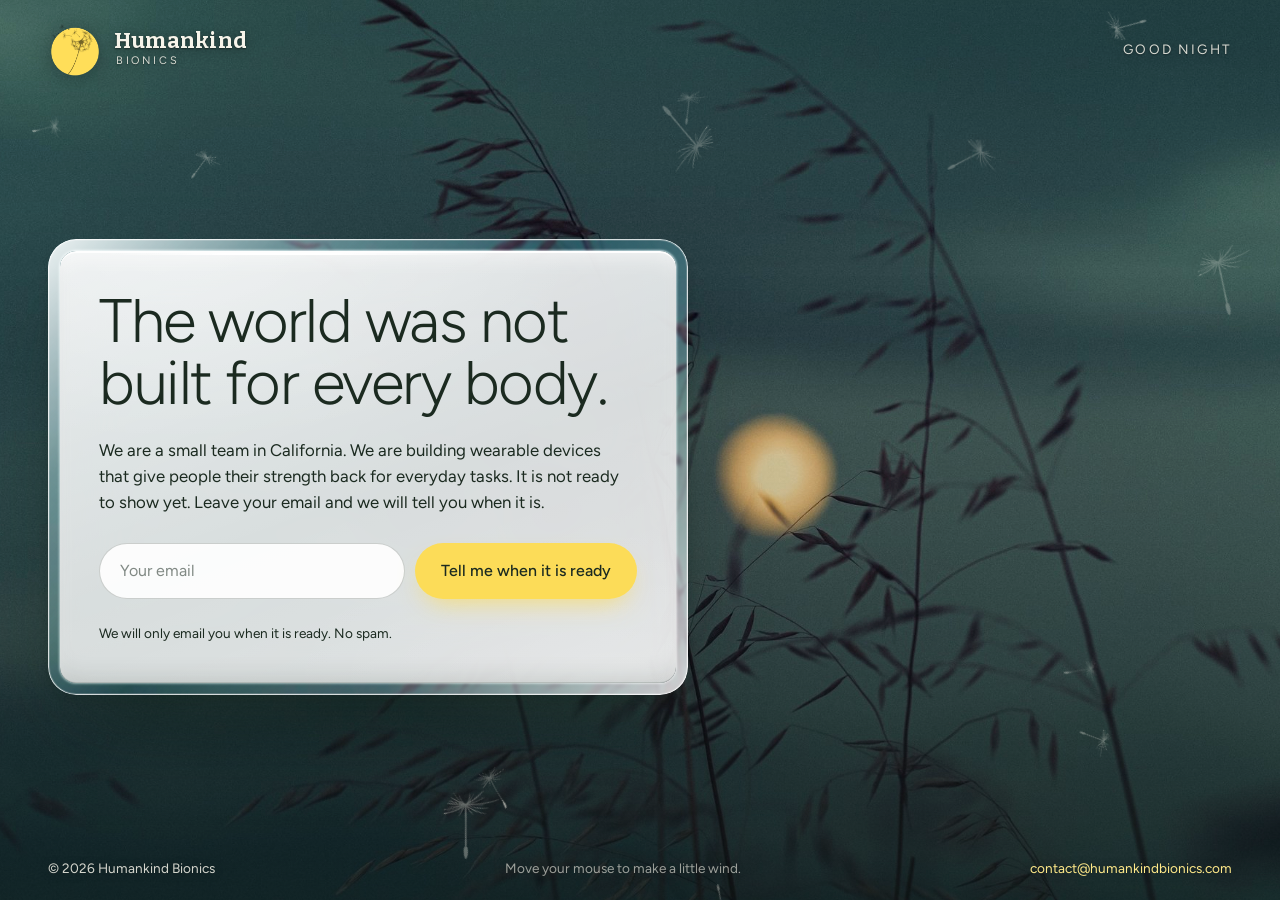
<file: index.html>
<!doctype html>
<html lang="en">
<head>
<meta charset="utf-8">
<meta name="viewport" content="width=device-width,initial-scale=1">
<title>Humankind Bionics</title>
<meta name="description" content="Humankind Bionics is a small team in California building wearable devices that give people their strength back for everyday tasks.">
<meta property="og:title" content="Humankind Bionics">
<meta property="og:description" content="The world was not built for every body. Leave your email and we will tell you when it is ready.">
<meta property="og:image" content="https://humankindbionics.com/assets/brand/share.jpg">
<meta property="og:url" content="https://humankindbionics.com/">
<meta name="twitter:card" content="summary_large_image">
<link rel="icon" type="image/png" sizes="32x32" href="assets/brand/icon-32.png">
<link rel="apple-touch-icon" href="assets/brand/icon-180.png">
<style>
@font-face{font-family:"Figtree";font-style:normal;font-weight:300;font-display:swap;src:url(assets/fonts/figtree-latin-300-normal.woff2) format("woff2")}
@font-face{font-family:"Figtree";font-style:normal;font-weight:400;font-display:swap;src:url(assets/fonts/figtree-latin-400-normal.woff2) format("woff2")}
@font-face{font-family:"Figtree";font-style:normal;font-weight:500;font-display:swap;src:url(assets/fonts/figtree-latin-500-normal.woff2) format("woff2")}
@font-face{font-family:"Bitter";font-style:normal;font-weight:700;font-display:swap;src:url(assets/fonts/bitter-latin-700-normal.woff2) format("woff2")}
:root{--ink:#1B2A20;--yellow:#FCDC58;--bg:#0F1E16;--r:28px;--rim:12px;--veil-top:.24;--veil-bot:.55}
*{box-sizing:border-box}
html,body{height:100%}
body{margin:0;background:var(--bg);color:var(--ink);font-family:"Figtree",system-ui,sans-serif;font-weight:400;-webkit-font-smoothing:antialiased;line-height:1.5;min-height:100vh;overflow-x:hidden}
h1,p{margin:0}
.scene{position:relative;min-height:100vh;min-height:100svh;overflow:hidden;isolation:isolate;display:grid;grid-template-rows:auto 1fr auto}
.world{position:absolute;inset:-4%;z-index:0;will-change:transform}
.ph{position:absolute;inset:0;width:100%;height:100%;object-fit:cover;filter:saturate(1.05) contrast(1.02);opacity:0;transition:opacity 1.6s ease;transform-origin:50% 60%}
.ph.on{opacity:1;animation:drift 60s ease-in-out infinite alternate}
@keyframes drift{from{transform:scale(1)}to{transform:scale(1.05)}}
.veil{position:absolute;inset:0;z-index:0;background:linear-gradient(180deg,rgba(16,35,26,var(--veil-top)) 0%,rgba(16,35,26,0) 30%,rgba(16,35,26,.10) 65%,rgba(16,35,26,var(--veil-bot)) 100%);transition:background 2s ease}
.seed{position:absolute;left:0;top:0;z-index:0;pointer-events:none;opacity:0;will-change:transform,opacity;filter:drop-shadow(0 4px 8px rgba(0,0,0,.35))}
.seed.burst{z-index:3;filter:drop-shadow(0 2px 4px rgba(16,35,26,.5)) drop-shadow(0 0 1px rgba(16,35,26,.55))}
.top{position:relative;z-index:2;display:flex;align-items:center;justify-content:space-between;gap:16px;padding:22px clamp(20px,4vw,48px);color:#F7F4EA;text-shadow:0 1px 2px rgba(0,0,0,.45),0 2px 14px rgba(0,0,0,.4);opacity:0;animation:rise 1.1s .25s cubic-bezier(.2,.7,.2,1) forwards}
.top .brand{display:flex;align-items:center;gap:12px;cursor:pointer;user-select:none}
.top .brand img.mark{width:clamp(42px,4.2vw,54px);height:auto;filter:drop-shadow(0 2px 10px rgba(0,0,0,.3));transition:transform .4s cubic-bezier(.2,.7,.2,1)}
.top .brand:hover img.mark{transform:scale(1.06) rotate(-5deg)}
.top .brand .word{display:flex;flex-direction:column;line-height:1;color:#F7F4EA}
.top .brand .name{font-family:"Bitter",Georgia,serif;font-weight:700;font-size:clamp(1.3rem,1.7vw,1.55rem);letter-spacing:.005em}
.top .brand .sub{font-weight:400;font-size:.68rem;letter-spacing:.26em;text-transform:uppercase;opacity:.85;margin-top:4px;padding-left:2px}
.top span.right{font-size:.85rem;letter-spacing:.16em;text-transform:uppercase;opacity:.85}
.mid{position:relative;z-index:2;display:grid;align-content:center;padding:6vh clamp(20px,4vw,48px)}
.tilt{width:min(640px,100%);will-change:transform;opacity:0;animation:rise 1.2s .1s cubic-bezier(.2,.7,.2,1) forwards}
@keyframes rise{from{opacity:0;transform:translateY(26px)}to{opacity:1;transform:translateY(0)}}
.g{position:relative;isolation:isolate;padding:clamp(30px,4vw,56px);border-radius:var(--r);color:var(--ink);box-shadow:0 44px 80px -34px rgba(16,35,26,.65),0 6px 14px rgba(16,35,26,.14);display:grid;gap:clamp(16px,2vw,24px)}
.g::before{content:"";position:absolute;inset:var(--rim);border-radius:calc(var(--r) - var(--rim));z-index:0;pointer-events:none;
  background:radial-gradient(120% 80% at 18% 0%,rgba(255,255,255,.35) 0%,rgba(255,255,255,0) 55%),radial-gradient(90% 60% at 90% 100%,rgba(255,255,255,.18) 0%,rgba(255,255,255,0) 60%),linear-gradient(160deg,rgba(255,255,255,.90) 0%,rgba(255,255,255,.82) 55%,rgba(255,255,255,.86) 100%);
  backdrop-filter:blur(28px) saturate(1.4) brightness(1.06);-webkit-backdrop-filter:blur(28px) saturate(1.4) brightness(1.06);
  box-shadow:inset 0 2px 0 rgba(255,255,255,.95),inset 0 12px 22px -8px rgba(255,255,255,.7),inset 0 -1px 0 rgba(16,35,26,.14),inset 0 -16px 26px -14px rgba(16,35,26,.16)}
.g::after{content:"";position:absolute;inset:0;border-radius:var(--r);z-index:0;pointer-events:none;padding:var(--rim);
  background:linear-gradient(135deg,rgba(255,255,255,.92) 0%,rgba(255,255,255,.35) 22%,rgba(255,255,255,.06) 48%,rgba(255,255,255,.22) 72%,rgba(255,255,255,.80) 100%);
  backdrop-filter:blur(1.5px) brightness(1.28) saturate(1.6) contrast(1.08);-webkit-backdrop-filter:blur(1.5px) brightness(1.28) saturate(1.6) contrast(1.08);
  -webkit-mask:linear-gradient(#000 0 0) content-box,linear-gradient(#000 0 0);-webkit-mask-composite:xor;mask:linear-gradient(#000 0 0) content-box,linear-gradient(#000 0 0);mask-composite:exclude;
  box-shadow:inset 0 0 0 1px rgba(255,255,255,.75),inset 0 0 0 2px rgba(255,255,255,.18),0 0 0 1px rgba(16,35,26,.10)}
.g>*{position:relative;z-index:1}
.g .glint{position:absolute;left:8%;right:30%;top:calc(var(--rim) + 2px);height:2px;border-radius:999px;background:linear-gradient(90deg,rgba(255,255,255,0),rgba(255,255,255,.95) 30%,rgba(255,255,255,.95) 60%,rgba(255,255,255,0));pointer-events:none}
.g .sweep{position:absolute;inset:var(--rim);border-radius:calc(var(--r) - var(--rim));overflow:hidden;pointer-events:none;z-index:1}
.g .sweep::before{content:"";position:absolute;top:-20%;bottom:-20%;left:-40%;width:35%;background:linear-gradient(100deg,rgba(255,255,255,0) 0%,rgba(255,255,255,.55) 50%,rgba(255,255,255,0) 100%);transform:skewX(-14deg);animation:sweep 2.2s 1s cubic-bezier(.3,.6,.2,1) forwards}
@keyframes sweep{to{left:130%}}
h1{font-weight:300;font-size:clamp(2.3rem,4.8vw,4.2rem);line-height:1;letter-spacing:-.025em;text-wrap:balance}
h1 .w{display:inline-block;opacity:0;transform:translateY(.35em);animation:word .9s cubic-bezier(.2,.7,.2,1) forwards}
@keyframes word{to{opacity:1;transform:none}}
p.lead{font-size:clamp(1.05rem,1.3vw,1.2rem);line-height:1.55;max-width:48ch;opacity:0;animation:fade 1s 1.1s ease forwards}
form,.note{opacity:0;animation:fade 1s 1.35s ease forwards}
@keyframes fade{to{opacity:1}}
form{display:flex;gap:10px;flex-wrap:wrap;margin-top:4px}
input{flex:1;min-width:200px;padding:15px 20px;border-radius:999px;border:1px solid rgba(27,42,32,.22);background:rgba(255,255,255,.9);font:inherit;font-size:1rem;color:var(--ink);transition:background .3s,box-shadow .3s}
input::placeholder{color:rgba(27,42,32,.55)}
input:focus{outline:none;background:#fff;box-shadow:0 0 0 3px var(--yellow)}
.btn{position:relative;display:inline-flex;align-items:center;justify-content:center;padding:15px 26px;border-radius:999px;font-weight:500;font-size:1rem;color:var(--ink);background:var(--yellow);border:0;cursor:pointer;font-family:inherit;line-height:1;box-shadow:0 12px 26px -10px rgba(252,220,88,.8);transition:transform .25s cubic-bezier(.2,.7,.2,1),box-shadow .25s}
.btn:hover{transform:translateY(-2px);box-shadow:0 18px 30px -12px rgba(252,220,88,.9)}
.btn:active{transform:translateY(0) scale(.98)}
.btn:focus-visible{outline:3px solid var(--ink);outline-offset:3px}
.btn.done{background:#FFF3BF}
.btn[disabled]{opacity:.7;cursor:default}
.note{font-size:.85rem;opacity:.7}
.note.ok{opacity:1}
.note.err{opacity:1;color:#8A3B2A}
.bot{position:relative;z-index:2;display:flex;justify-content:space-between;gap:16px;flex-wrap:wrap;padding:22px clamp(20px,4vw,48px);color:rgba(247,244,234,.85);font-size:.85rem;text-shadow:0 1px 10px rgba(0,0,0,.35);opacity:0;animation:fade 1.2s .9s ease forwards}
.bot a{color:#FFE989;text-decoration:none}
.bot .hint{opacity:.7}
@media (max-width:700px){.mid{align-content:end}.bot .hint{display:none}}
@media (prefers-reduced-motion:reduce){.ph.on,.top,.tilt,h1 .w,p.lead,form,.note,.bot,.g .sweep::before{animation:none;opacity:1;transform:none}}
</style>
</head>
<body>
<div class="scene" id="scene">
  <div class="world" id="world">
    <img class="ph" data-t="morning" src="assets/photos/morning.jpg" alt="" style="object-position:50% 50%">
    <img class="ph" data-t="golden" src="assets/photos/golden.jpg" alt="" style="object-position:50% 55%">
    <img class="ph" data-t="dusk" src="assets/photos/dusk.jpg" alt="" style="object-position:50% 45%">
    <img class="ph" data-t="night" src="assets/photos/night.jpg" alt="" style="object-position:50% 50%">
  </div>
  <div class="veil"></div>

  <header class="top">
    <div class="brand" id="brand" title="Blow"><img class="mark" src="assets/brand/mark.png" alt=""><span class="word"><span class="name">Humankind</span><span class="sub">Bionics</span></span></div>
    <span class="right" id="clock">Hello</span>
  </header>

  <main class="mid">
    <div class="tilt" id="tilt"><div class="g" id="panel"><span class="glint"></span><span class="sweep"></span>
      <h1 id="h1">The world was not built for every body.</h1>
      <p class="lead">We are a small team in California. We are building wearable devices that give people their strength back for everyday tasks. It is not ready to show yet. Leave your email and we will tell you when it is.</p>
      <form id="form" novalidate>
        <input type="email" name="email" id="email" placeholder="Your email" aria-label="Your email" autocomplete="email" required>
        <button class="btn" id="btn" type="submit">Tell me when it is ready</button>
      </form>
      <span class="note" id="note">We will only email you when it is ready. No spam.</span>
    </div></div>
  </main>

  <footer class="bot">
    <span>© 2026 Humankind Bionics</span>
    <span class="hint">Move your mouse to make a little wind.</span>
    <span><a href="mailto:contact@humankindbionics.com">contact@humankindbionics.com</a></span>
  </footer>
</div>

<script>
/* ============================================================
   SIGN-UP SETTINGS. Fill in ONE of these.
   'sheet' posts to a Google Apps Script web app that writes a Google Sheet.
   ============================================================ */
var SIGNUP = {
  provider: 'sheet',                     // 'sheet', 'formspree' or 'klaviyo'
  sheetEndpoint: 'https://script.google.com/macros/s/AKfycbyT3621GOL5pLBuAhzZTnQ-L-tyEwqoAyn8H8Ly2Vvxri1TJKTh639QcmWq_k2JcEoq/exec',
  formspreeEndpoint: 'https://formspree.io/f/REPLACE_ME',
  klaviyoCompanyId: 'REPLACE_ME',        // Klaviyo public API key (6 characters)
  klaviyoListId: 'REPLACE_ME'            // Klaviyo list ID
};

(function(){
var reduce=matchMedia('(prefers-reduced-motion: reduce)').matches;
var touch=matchMedia('(hover: none)').matches;

/* headline: words rise one after another */
var h=document.getElementById('h1'); var words=h.textContent.split(' ');
h.innerHTML=words.map(function(w,i){return '<span class="w" style="animation-delay:'+(0.35+i*0.07)+'s">'+w+'</span>'}).join(' ');

/* time of day: six photos, one for the visitor's hour */
var root=document.documentElement, hr=new Date().getHours(), clock=document.getElementById('clock');
var tod = hr<5?'night': hr<9?'morning': hr<13?'noon': hr<17?'afternoon': hr<19?'golden': hr<21?'dusk':'night';
/* hours without a photo of their own borrow one; the greeting stays theirs, the tint follows the photo */
var STANDIN={noon:'morning',afternoon:'morning'}; var photo=STANDIN[tod]||tod;
var V={morning:[.46,.5],golden:[.3,.55],dusk:[.18,.5],night:[.1,.45]}[photo];
root.style.setProperty('--veil-top',V[0]);root.style.setProperty('--veil-bot',V[1]);
document.querySelectorAll('.ph').forEach(function(im){ im.classList.toggle('on', im.getAttribute('data-t')===photo); });
clock.textContent=({morning:'Good morning',noon:'Good day',afternoon:'Good afternoon',golden:'Good evening',dusk:'Good evening',night:'Good night'})[tod];

/* tilt: the glass shifts toward the cursor, the world shifts away (flat, so the blur keeps working in Safari) */
var tilt=document.getElementById('tilt'), world=document.getElementById('world'), tx=0,ty=0,cx=0,cy=0;
if(!touch&&!reduce){ addEventListener('pointermove',function(e){tx=(e.clientX/innerWidth-0.5); ty=(e.clientY/innerHeight-0.5);}); }

/* seeds: drift on their own, and follow the wind of the mouse */
var scene=document.getElementById('scene'); var seeds=[]; var wind={x:0,y:0}; var lastX=null,lastY=null;
var SRC=['assets/brand/seed-1.png','assets/brand/seed-2.png'];
function spawn(x,y,burst){
  var img=document.createElement('img'); img.className=burst?'seed burst':'seed'; img.alt=''; img.src=SRC[Math.floor(Math.random()*2)];
  var size=burst?26+Math.random()*22:28+Math.random()*44; img.style.width=size+'px';
  var s={el:img,x:x,y:y,vx:burst?(Math.random()-0.5)*3.2:(-0.15-Math.random()*0.25),vy:burst?(-2.4-Math.random()*2.2):(-0.08-Math.random()*0.12),rot:Math.random()*360,vr:(Math.random()-0.5)*0.6,ph:Math.random()*6.28,life:burst?1:Infinity,op:0,target:0.55+Math.random()*0.35,burst:!!burst};
  scene.appendChild(img); seeds.push(s); return s;
}
function reset(s){ s.x=innerWidth*(0.9+Math.random()*0.4); s.y=innerHeight*(0.2+Math.random()*0.9); s.vx=-0.15-Math.random()*0.25; s.vy=-0.08-Math.random()*0.12; s.op=0; }
var N=touch?9:14; for(var i=0;i<N;i++){ spawn(Math.random()*innerWidth,Math.random()*innerHeight); }
addEventListener('pointermove',function(e){ if(lastX!==null){ wind.x+=(e.clientX-lastX)*0.02; wind.y+=(e.clientY-lastY)*0.02; } lastX=e.clientX; lastY=e.clientY; });
function puff(x,y,n){ for(var i=0;i<n;i++) spawn(x+(Math.random()-0.5)*40,y+(Math.random()-0.5)*20,true); }
document.getElementById('brand').addEventListener('click',function(e){ var r=e.currentTarget.getBoundingClientRect(); puff(r.left+20,r.top+16,10); });
scene.addEventListener('pointerdown',function(e){ if(touch && !e.target.closest('form,a,button,.brand')) { wind.x+=(Math.random()-0.5)*6; wind.y-=3; } });
var t0=performance.now();
function frame(now){
  var dt=Math.min(40,now-t0)/16.7; t0=now;
  wind.x*=0.94; wind.y*=0.94; wind.x=Math.max(-6,Math.min(6,wind.x)); wind.y=Math.max(-6,Math.min(6,wind.y));
  for(var i=seeds.length-1;i>=0;i--){
    var s=seeds[i]; s.ph+=0.02*dt;
    s.vx+=(wind.x*0.06)*dt; s.vy+=(wind.y*0.06)*dt;
    if(s.burst){ s.vy+=0.02*dt; s.vx*=0.985; s.vy*=0.985; s.life-=0.0035*dt; } else { s.vx=s.vx*0.985+(-0.2)*0.015; s.vy=s.vy*0.985+(-0.1)*0.015; }
    s.x+=(s.vx+Math.sin(s.ph)*0.35)*dt; s.y+=(s.vy+Math.cos(s.ph*0.7)*0.25)*dt; s.rot+=(s.vr+wind.x*0.4)*dt;
    /* burst seeds appear at once, hold full strength, and fade only over the last third of their life */
    var goal=s.burst?Math.min(1,Math.max(0,s.life)/0.35):s.target; s.op+=(goal-s.op)*(s.burst?0.2:0.04)*dt;
    if(!s.burst && (s.x<-120||s.y<-120||s.x>innerWidth+160||s.y>innerHeight+160)) reset(s);
    if(s.burst && s.life<=0){ s.el.remove(); seeds.splice(i,1); continue; }
    s.el.style.opacity=s.op; s.el.style.transform='translate('+s.x+'px,'+s.y+'px) rotate('+s.rot+'deg)';
  }
  if(!touch&&!reduce){ cx+=(tx-cx)*0.06; cy+=(ty-cy)*0.06; tilt.style.transform='translate('+(cx*14)+'px,'+(cy*10)+'px)'; world.style.transform='translate('+(-cx*18)+'px,'+(-cy*12)+'px)'; }
  requestAnimationFrame(frame);
}
if(!reduce) requestAnimationFrame(frame); else seeds.forEach(function(s){s.el.style.opacity=.6;s.el.style.transform='translate('+s.x+'px,'+s.y+'px)';});

/* the moment of joining: send the email, then a small release of seeds */
var form=document.getElementById('form'), btn=document.getElementById('btn'), note=document.getElementById('note'), email=document.getElementById('email');
function say(t,cls){ note.textContent=t; note.className='note '+(cls||''); }
/* seeds burst from the top edge of the glass, out over the photo where white seeds can be seen */
var panel=document.getElementById('panel'), lastPuff=0;
function topPuff(n){ var r=panel.getBoundingClientRect(); for(var i=0;i<n;i++){ var s=spawn(r.left+24+Math.random()*(r.width-48), r.top-4-Math.random()*6, true); s.vx=(Math.random()-0.5)*3.2; s.vy=-2.2-Math.random()*2.6; } }
function celebrate(){ topPuff(14); btn.textContent='Thank you. We will write to you.'; btn.classList.add('done'); say('You are one of the first to know.','ok'); }
if(!touch&&!reduce){
  btn.addEventListener('pointerenter',function(){ if(btn.disabled||btn.classList.contains('done')) return; var now=performance.now(); if(now-lastPuff<600) return; lastPuff=now; topPuff(6); });
}
function send(addr){
  if(SIGNUP.provider==='sheet'){
    /* form-encoded body and no custom headers: Apps Script reads e.parameter only from
       form bodies, and it never answers a CORS preflight, so the request must stay simple.
       It answers 200 with {ok:false} on its own failures, so the body is checked too. */
    var body=new URLSearchParams(); body.append('email',addr); body.append('source','humankindbionics.com'); body.append('page',location.pathname);
    return fetch(SIGNUP.sheetEndpoint,{method:'POST',body:body}).then(function(r){ if(!r.ok) throw new Error('sheet '+r.status); return r.text(); })
      .then(function(t){ var p=null; try{ p=JSON.parse(t); }catch(e){} if(!p||p.ok!==true) throw new Error('sheet rejected'); });
  }
  if(SIGNUP.provider==='klaviyo'){
    return fetch('https://a.klaviyo.com/client/subscriptions/?company_id='+encodeURIComponent(SIGNUP.klaviyoCompanyId),{method:'POST',headers:{'Content-Type':'application/json','revision':'2024-10-15'},
      body:JSON.stringify({data:{type:'subscription',attributes:{profile:{data:{type:'profile',attributes:{email:addr}}}},relationships:{list:{data:{type:'list',id:SIGNUP.klaviyoListId}}}}})}).then(function(r){ if(!r.ok&&r.status!==202) throw new Error('klaviyo '+r.status); });
  }
  return fetch(SIGNUP.formspreeEndpoint,{method:'POST',headers:{'Accept':'application/json','Content-Type':'application/json'},body:JSON.stringify({email:addr,source:'humankindbionics.com'})}).then(function(r){ if(!r.ok) throw new Error('formspree '+r.status); });
}
form.addEventListener('submit',function(e){
  e.preventDefault(); if(btn.classList.contains('done')) return;
  var addr=(email.value||'').trim();
  if(!/^[^\s@]+@[^\s@]+\.[^\s@]+$/.test(addr)){ say('Please check the email address.','err'); email.focus(); return; }
  var unset=/REPLACE_ME/.test(SIGNUP.provider==='klaviyo'?SIGNUP.klaviyoCompanyId+SIGNUP.klaviyoListId:SIGNUP.provider==='sheet'?SIGNUP.sheetEndpoint:SIGNUP.formspreeEndpoint);
  btn.disabled=true; say('One moment.');
  (unset?Promise.resolve():send(addr)).then(function(){ celebrate(); }).catch(function(){ btn.disabled=false; say('Something went wrong. Please try again, or email contact@humankindbionics.com.','err'); });
});
})();
</script>
</body>
</html>
</file>
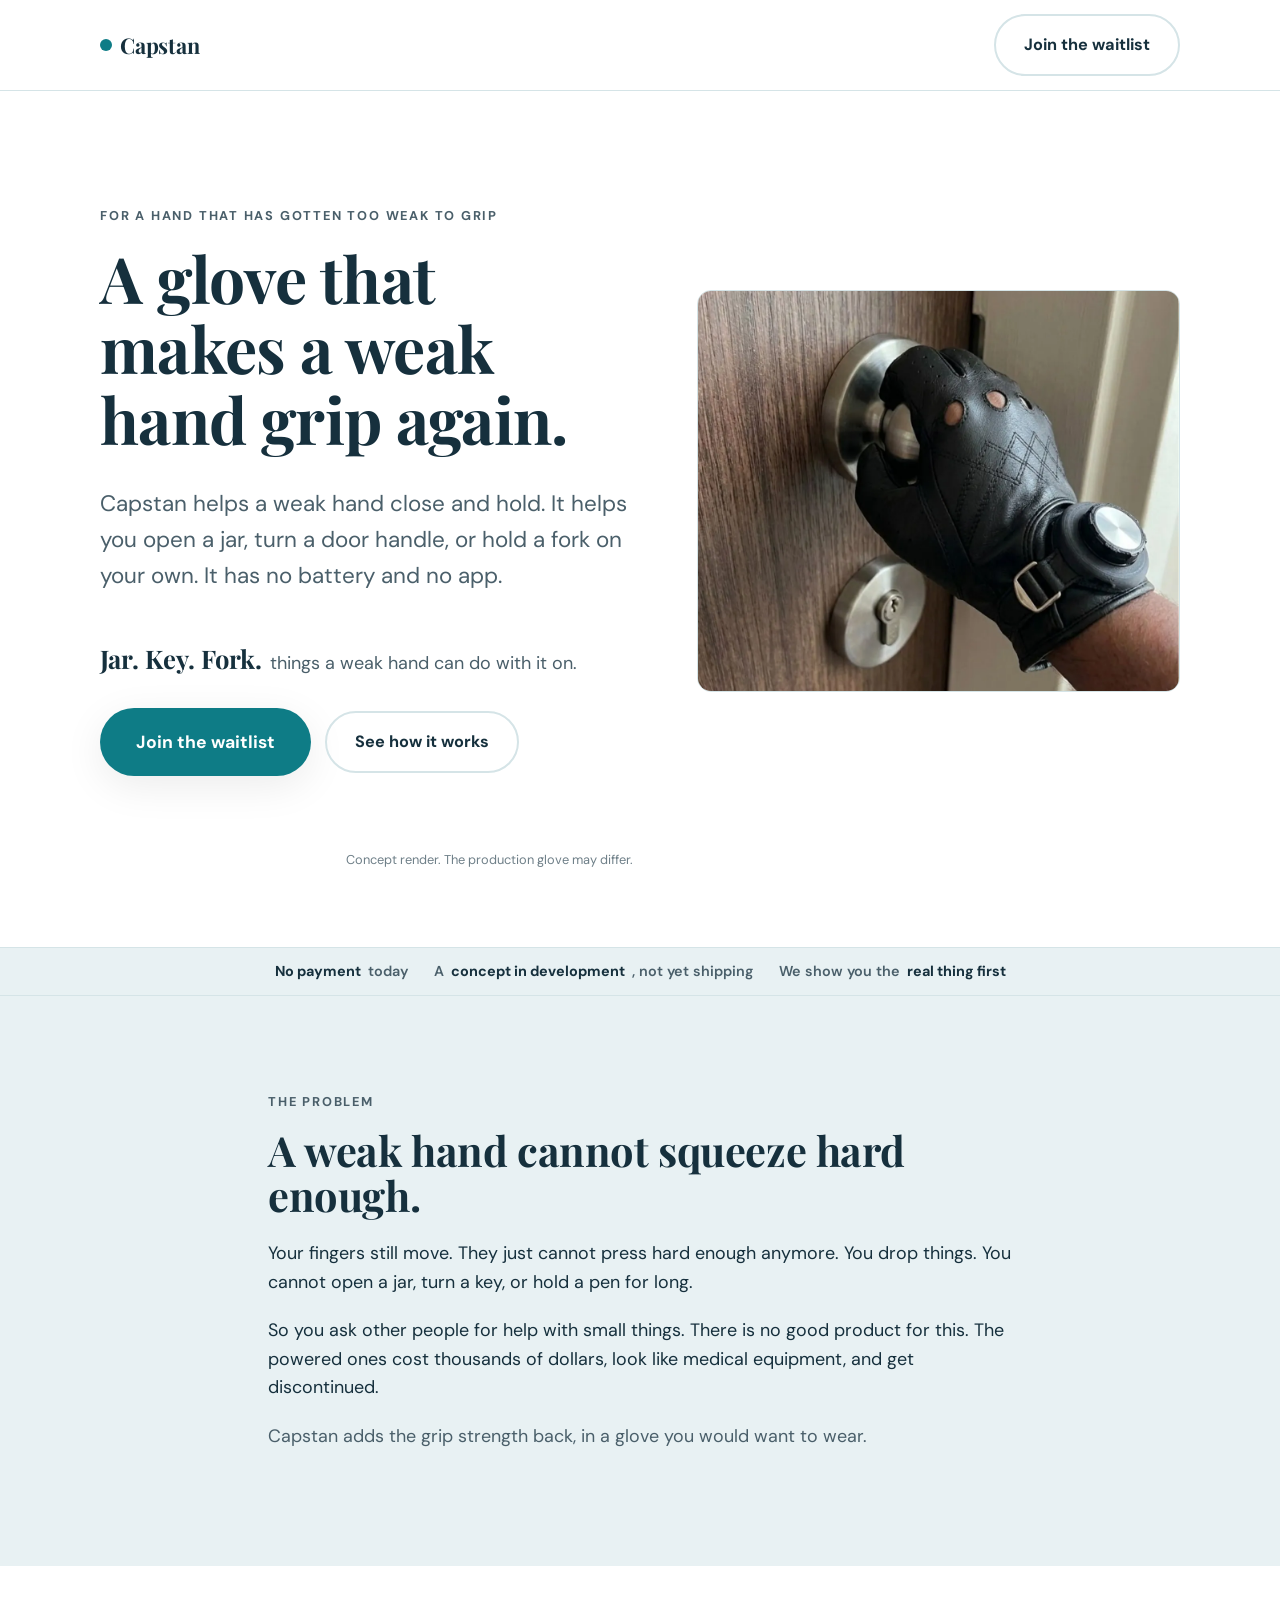
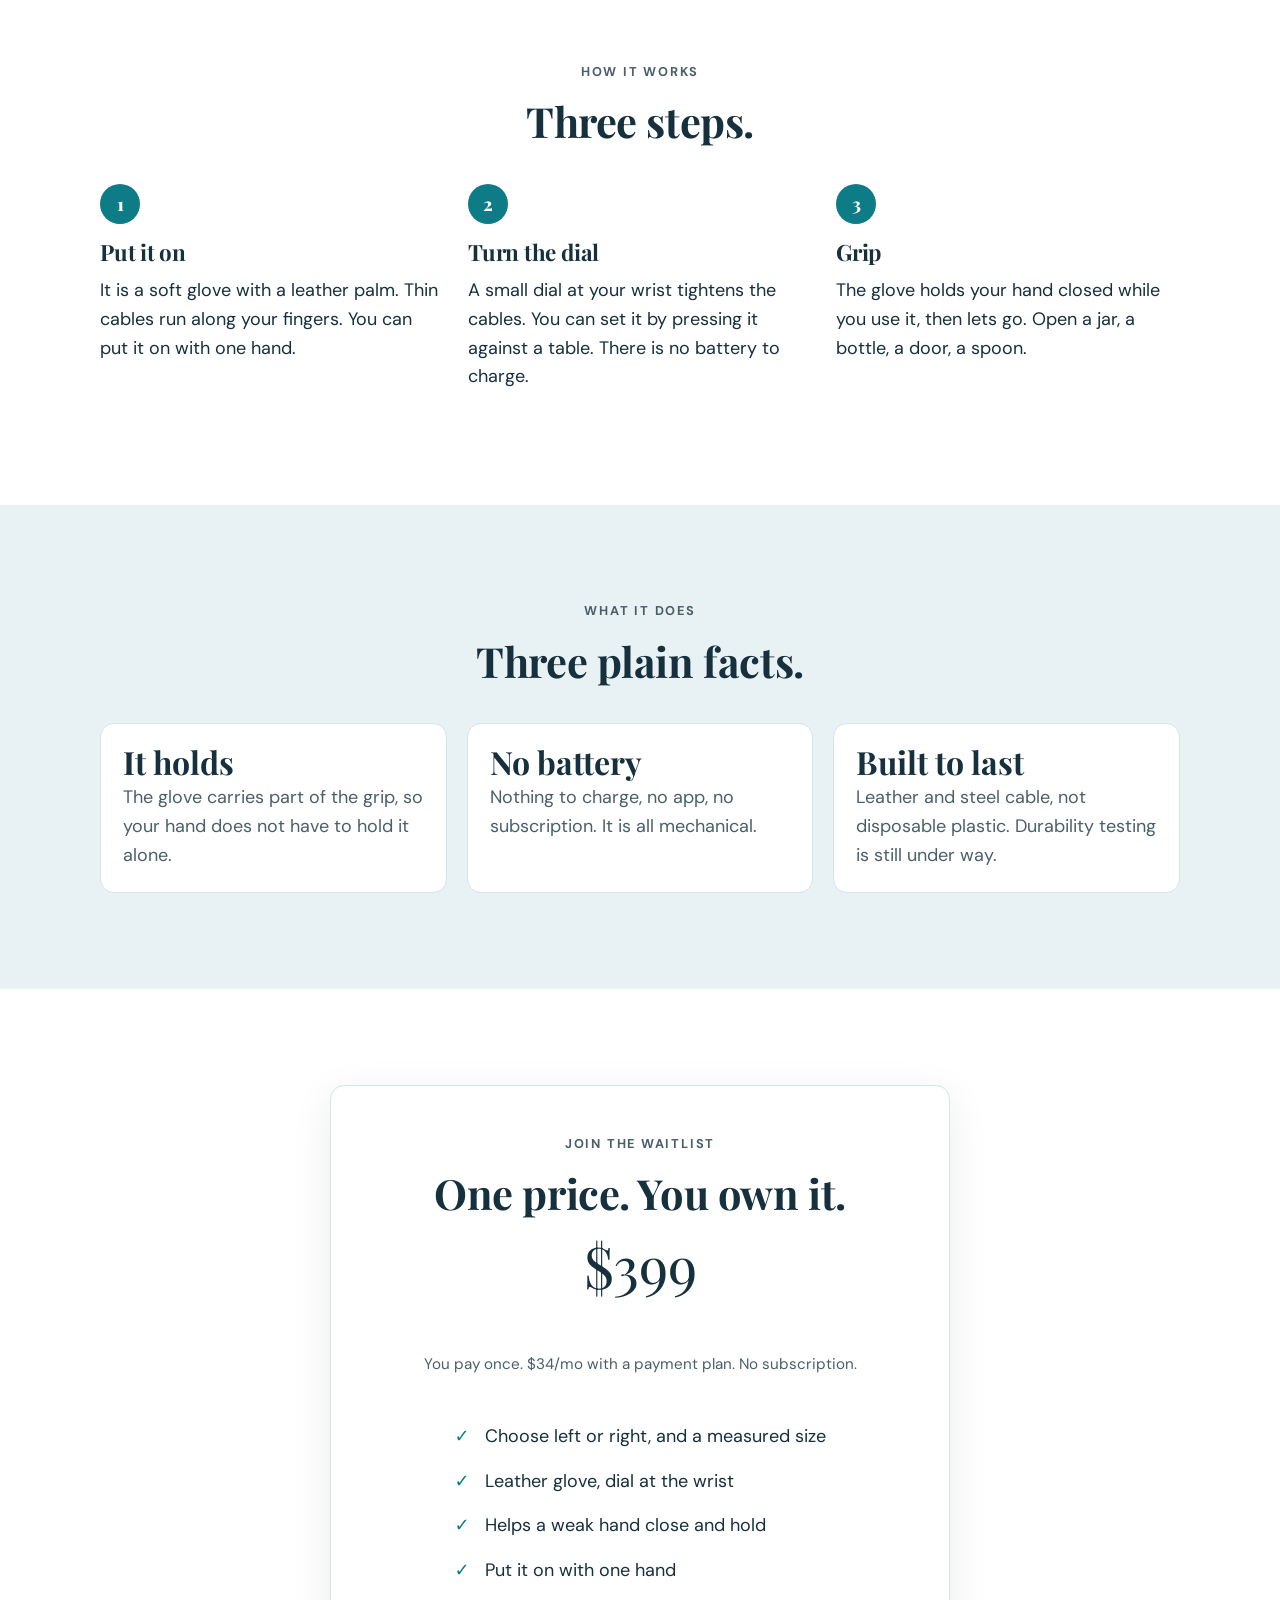
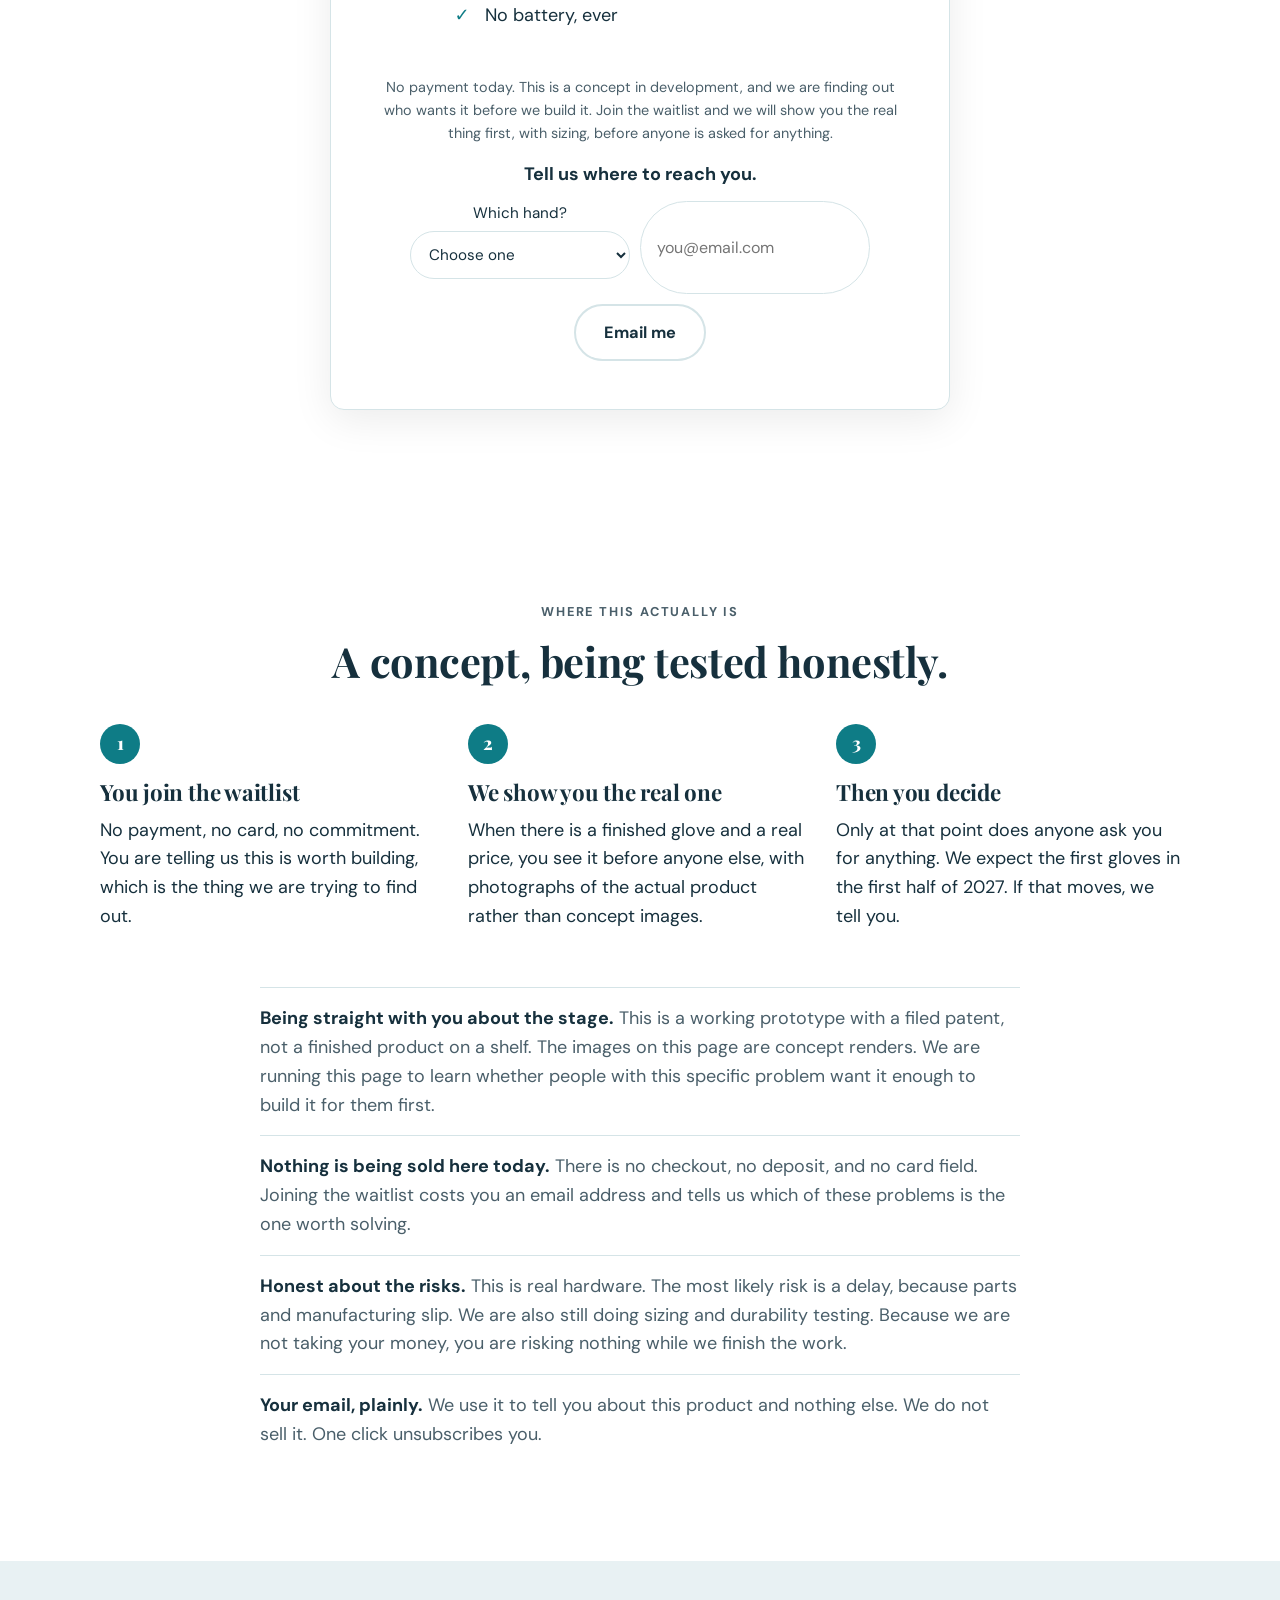
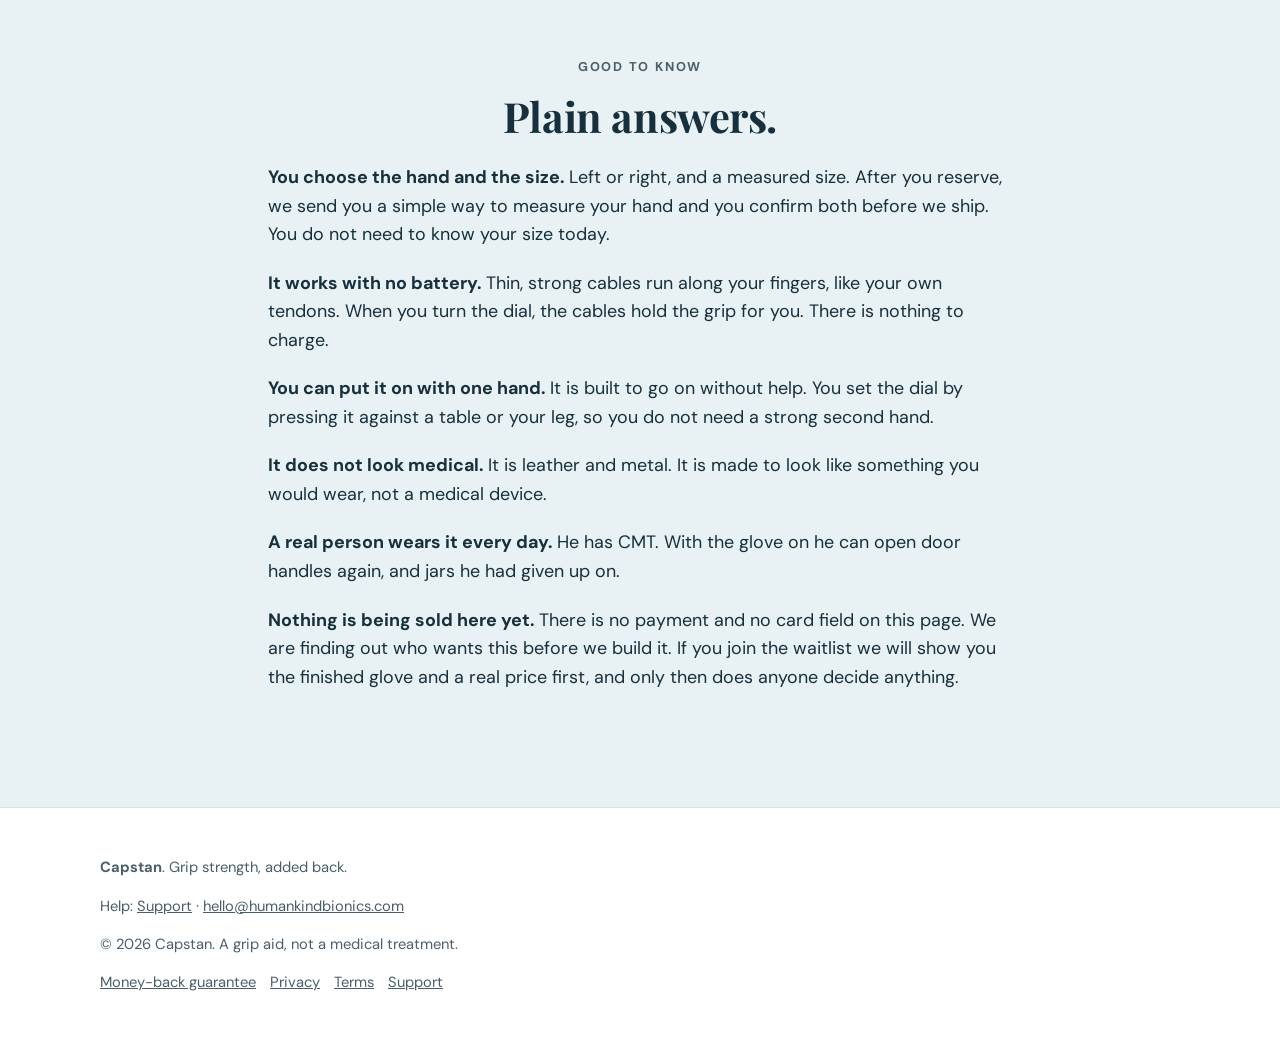
<file: capstan/index.html>
<!doctype html>
<html lang="en">
<head>
<meta charset="utf-8" />
<meta name="viewport" content="width=device-width, initial-scale=1" />
<title>Capstan: a glove that makes a weak hand grip again</title>
<meta name="description" content="A glove that helps a weak hand grip again, so you can open a jar, turn a door handle, or hold a fork on your own. No battery. No app." />
<meta name="robots" content="noindex" />
<link rel="preconnect" href="https://fonts.googleapis.com" />
<link rel="preconnect" href="https://fonts.gstatic.com" crossorigin />
<link href="https://fonts.googleapis.com/css2?family=Playfair+Display:wght@600;700&family=DM+Sans:wght@400;500;700&display=swap" rel="stylesheet" />
<link rel="stylesheet" href="../shared/base.css" />
<style>
  :root {
    --bg: #ffffff;
    --surface: #e8f1f3;
    --ink: #16303d;
    --ink-soft: #4a5f6a;
    --accent: #0e7c86;
    --accent-ink: #ffffff;
    --line: #d5e4e7;
    --font-head: "Playfair Display", Georgia, serif;
    --font-body: "DM Sans", system-ui, sans-serif;
  }
</style>
</head>
<body>

<nav class="nav">
  <div class="nav__inner">
    <span class="brand"><span class="brand__dot"></span> Capstan</span>
    <a class="btn btn--ghost" href="#reserve">Join the waitlist</a>
  </div>
</nav>


<main id="content">
<header class="hero wrap" data-section="hero">
  <div class="hero__grid">
    <div>
      <p class="eyebrow">For a hand that has gotten too weak to grip</p>
      <div data-copy="a">
        <h1>A glove that makes a weak hand grip again.</h1>
        <p class="lead">Capstan helps a weak hand close and hold. It helps you open a jar, turn a door handle, or hold a fork on your own. It has no battery and no app.</p>
      </div>
      <div data-copy="b">
        <h1>Get your grip back and stop asking for help.</h1>
        <p class="lead">Capstan is a glove that helps a weak hand grip and hold. It helps you do everyday things by yourself again. No battery. No app.</p>
      </div>
      <div class="hero__proof">
        <b>Jar. Key. Fork.</b><span class="muted">things a weak hand can do with it on.</span>
      </div>
      <div class="btn-row" style="margin-top:1.8rem">
        <a class="btn btn--primary btn--big" href="#reserve" data-cta="hero">Join the waitlist</a>
        <a class="btn btn--ghost" href="#how">See how it works</a>
      </div>
    </div>
    <div class="hero__media">
      <img src="door-latch.webp" alt="A gloved hand turning a door latch. The black leather glove has a dial at the wrist."
           width="1200" height="1006" decoding="async" fetchpriority="high" />
    </div>
      <p class="render-note">Concept render. The production glove may differ.</p>
  </div>
</header>

<section class="section section--tint" data-section="problem">
  <div class="wrap">
    <div class="story">
        <p class="eyebrow">The problem</p>
        <h2>A weak hand cannot squeeze hard enough.</h2>
        <p>Your fingers still move. They just cannot press hard enough anymore. You drop things. You cannot open a jar, turn a key, or hold a pen for long.</p>
        <p>So you ask other people for help with small things. There is no good product for this. The powered ones cost thousands of dollars, look like medical equipment, and get discontinued.</p>
        <p class="muted">Capstan adds the grip strength back, in a glove you would want to wear.</p>
      </div>
  </div>
</section>

<section class="section" id="how" data-section="how">
  <div class="wrap">
    <p class="eyebrow center" style="text-align:center">How it works</p>
    <h2 class="center">Three steps.</h2>
    <div class="steps" style="margin-top:2.5rem">
      <div class="step"><div class="step__n">1</div><h3>Put it on</h3><p>It is a soft glove with a leather palm. Thin cables run along your fingers. You can put it on with one hand.</p></div>
      <div class="step"><div class="step__n">2</div><h3>Turn the dial</h3><p>A small dial at your wrist tightens the cables. You can set it by pressing it against a table. There is no battery to charge.</p></div>
      <div class="step"><div class="step__n">3</div><h3>Grip</h3><p>The glove holds your hand closed while you use it, then lets go. Open a jar, a bottle, a door, a spoon.</p></div>
    </div>
  </div>
</section>

<section class="section section--tint" data-section="proof">
  <div class="wrap center">
    <p class="eyebrow">What it does</p>
    <h2 class="center">Three plain facts.</h2>
    <div class="stats" style="margin-top:2.5rem;text-align:left">
      <div class="stat"><b>It holds</b><span class="muted">The glove carries part of the grip, so your hand does not have to hold it alone.</span></div>
      <div class="stat"><b>No battery</b><span class="muted">Nothing to charge, no app, no subscription. It is all mechanical.</span></div>
      <div class="stat"><b>Built to last</b><span class="muted">Leather and steel cable, not disposable plastic. Durability testing is still under way.</span></div>
    </div>
  </div>
</section>

<section class="section" id="reserve" data-section="reserve">
  <div class="wrap">
    <div class="offer">
      <p class="eyebrow" style="justify-content:center">Join the waitlist</p>
      <h2>One price. You own it.</h2>
      <p class="offer__price" data-price>$399</p>
      <p class="offer__note">You pay once. <span data-price-monthly>$34/mo</span> with a payment plan. No subscription.</p>
      <ul class="offer__list">
        <li>Choose left or right, and a measured size</li>
        <li>Leather glove, dial at the wrist</li>
        <li>Helps a weak hand close and hold</li>
        <li>Put it on with one hand</li>
        <li>No battery, ever</li>
      </ul>
      <p class="deposit-note">No payment today. This is a concept in development, and we are finding out who wants it before we build it. Join the waitlist and we will show you the real thing first, with sizing, before anyone is asked for anything.</p>
      <p style="margin-bottom:.8rem"><b>Tell us where to reach you.</b></p>
      <form class="emailform" style="margin:0 auto;justify-content:center" data-email-form="offer" action="https://formspree.io/f/XXXXXXXX" method="POST">
        <label style="display:block;margin:0 0 .9rem;font-size:.95rem">Which hand?
          <select name="hand" required aria-label="Which hand" style="display:block;margin-top:.35rem;padding:12px 14px;border-radius:999px;border:1px solid var(--line);font:inherit;background:var(--bg);color:var(--ink);min-width:220px">
            <option value="">Choose one</option>
            <option>Left</option><option>Right</option><option>Both</option>
          </select>
        </label>
        <input type="email" name="email" placeholder="you@email.com" required aria-label="Email address" />
        <button class="btn btn--ghost" type="submit">Email me</button>
      </form>
      <p data-form-status role="status" hidden></p>
    </div>
  </div>
</section>

<section class="section section--tint" data-section="faq">
  <div class="wrap">
    <p class="eyebrow center" style="text-align:center">Good to know</p>
    <h2 class="center">Plain answers.</h2>
    <div class="story" style="margin-top:1.5rem">
      <p><b>You choose the hand and the size.</b> Left or right, and a measured size. After you reserve, we send you a simple way to measure your hand and you confirm both before we ship. You do not need to know your size today.</p>
      <p><b>It works with no battery.</b> Thin, strong cables run along your fingers, like your own tendons. When you turn the dial, the cables hold the grip for you. There is nothing to charge.</p>
      <p><b>You can put it on with one hand.</b> It is built to go on without help. You set the dial by pressing it against a table or your leg, so you do not need a strong second hand.</p>
      <p><b>It does not look medical.</b> It is leather and metal. It is made to look like something you would wear, not a medical device.</p>
      <p><b>A real person wears it every day.</b> He has CMT. With the glove on he can open door handles again, and jars he had given up on.</p>
      <p><b>Nothing is being sold here yet.</b> There is no payment and no card field on this page. We are finding out who wants this before we build it. If you join the waitlist we will show you the finished glove and a real price first, and only then does anyone decide anything.</p>
    </div>
  </div>
</section>

</main>

<footer class="footer">
  <div class="wrap">
    <p><b>Capstan</b>. Grip strength, added back.</p>
    <p>Help: <a href="../support/">Support</a> · <a href="mailto:hello@humankindbionics.com">hello@humankindbionics.com</a></p>
    <p class="muted">© <span data-year>2026</span> Capstan. A grip aid, not a medical treatment.</p>
  </div>
</footer>

<div class="sticky-cta">
  <span><b data-price>$399</b> · <span class="muted">no payment today</span></span>
  <a class="btn btn--primary" href="#reserve" data-cta="sticky">Join the waitlist</a>
</div>

<script>
  window.HKB_CONFIG = {
    brand: "capstan",
    ga4Id: "G-XXXXXXXXXX",
    metaPixelId: "XXXXXXXXXX",
    plausibleDomain: "",
    stripeDeposit: "https://buy.stripe.com/XXXXXXXX",
    prices: {
      "299": { amount: 299, label: "$299", monthly: "$25/mo" },
      "399": { amount: 399, label: "$399", monthly: "$34/mo" },
      "499": { amount: 499, label: "$499", monthly: "$42/mo" }
    },
    defaultPrice: "399",
    defaultCopy: "a"
  };
</script>
<script src="../shared/app.js"></script>
</body>
</html>
</file>
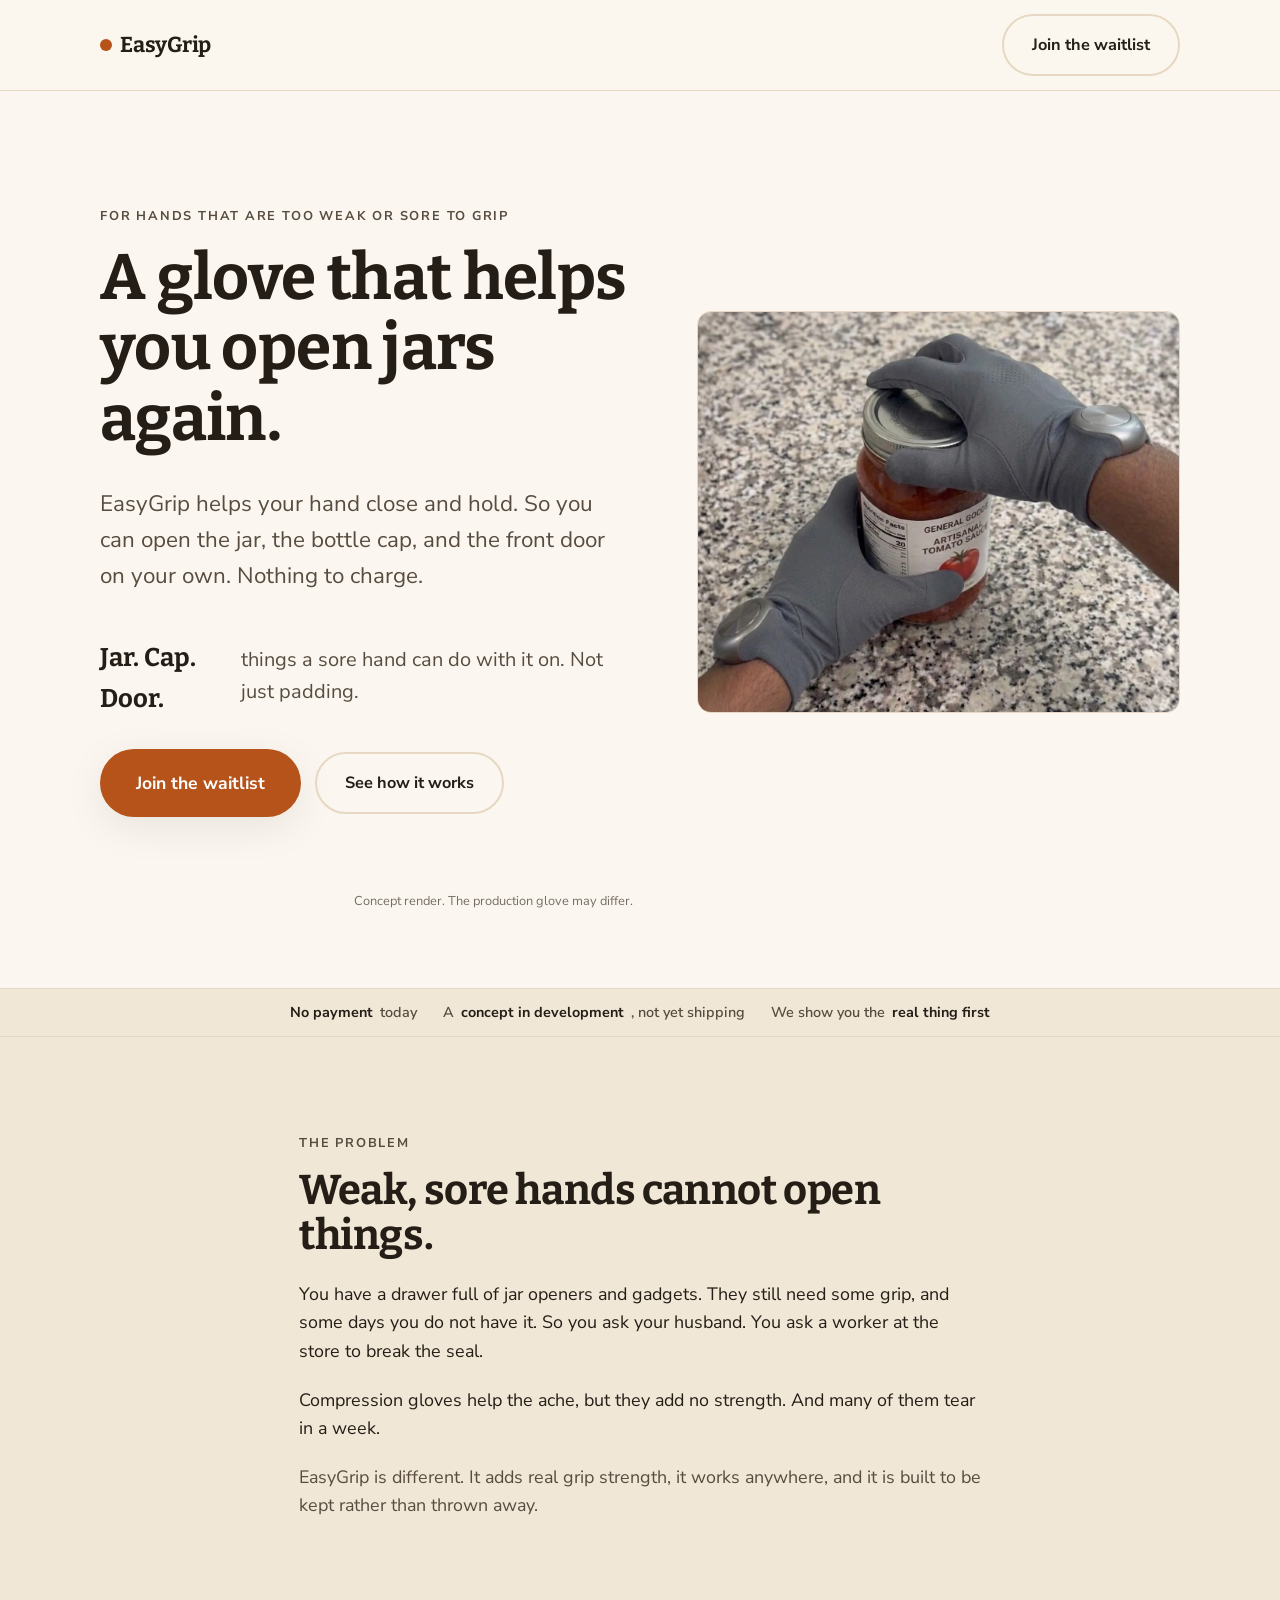
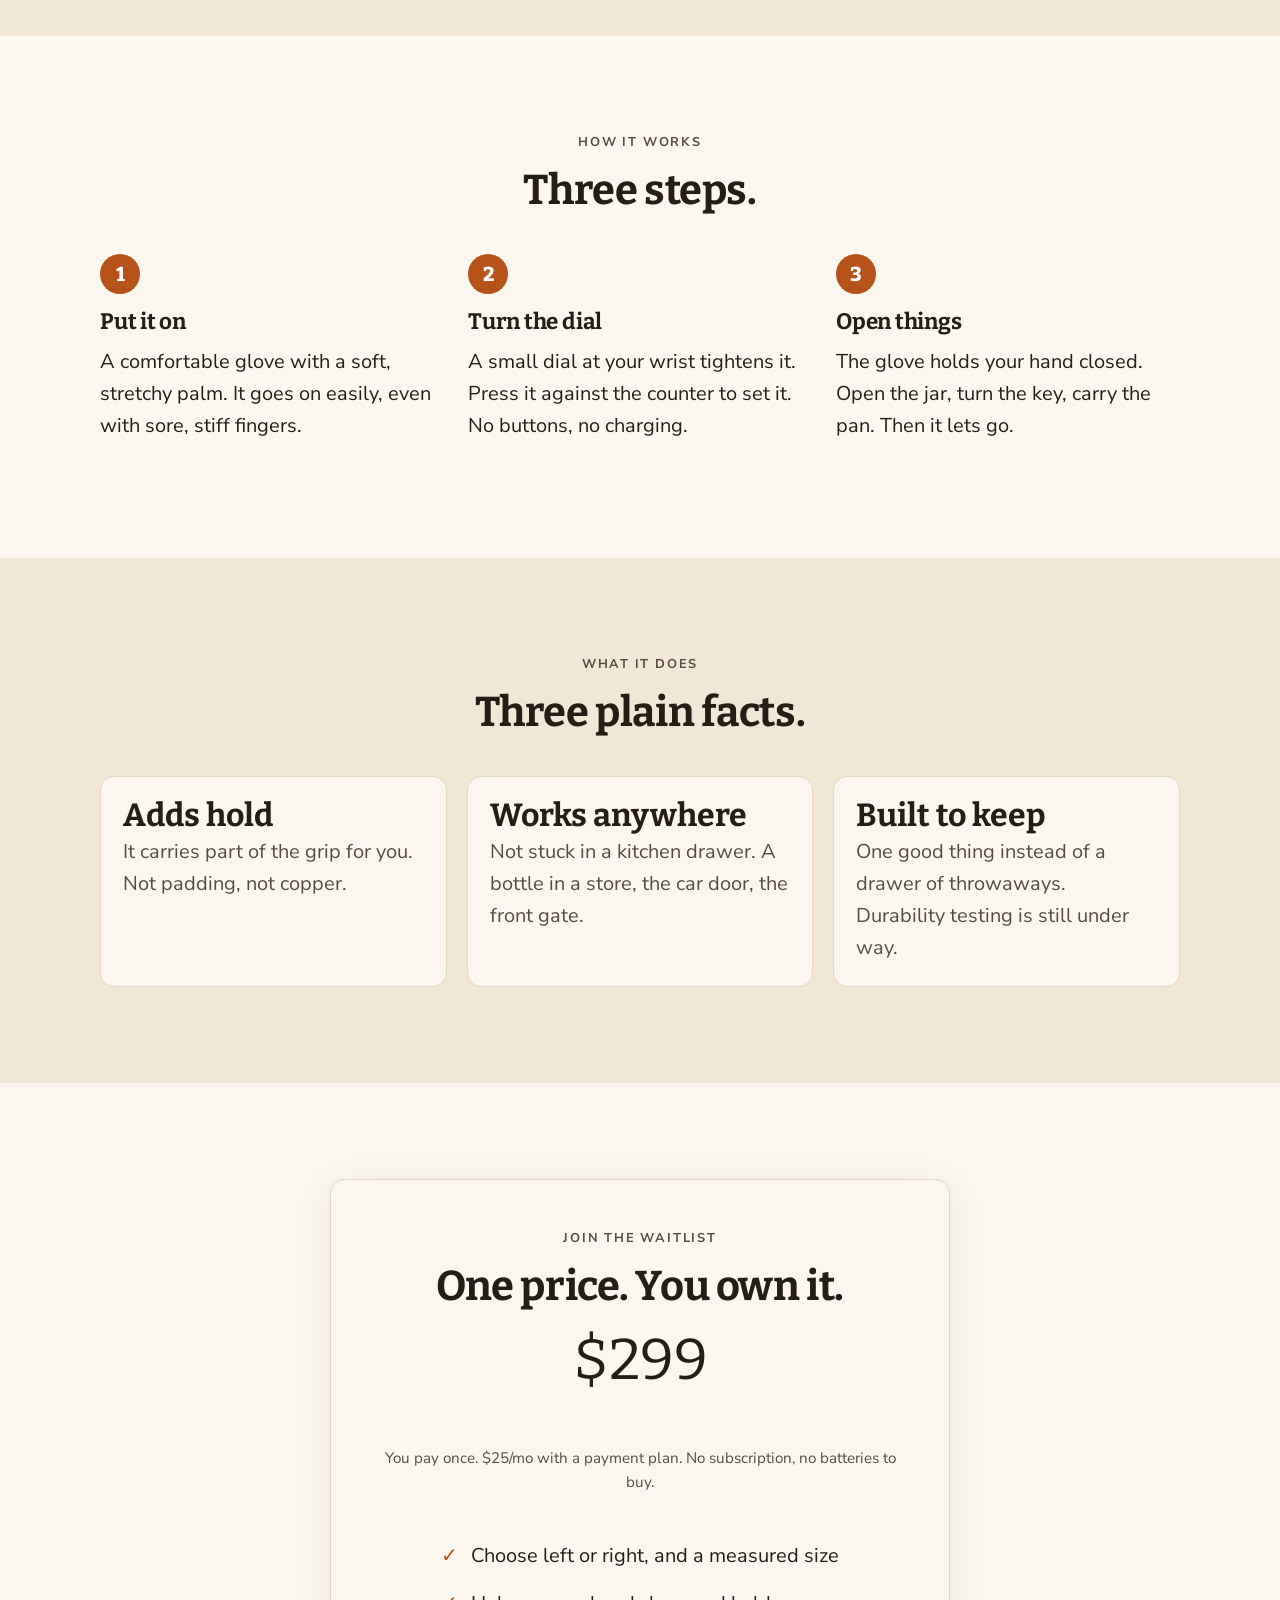
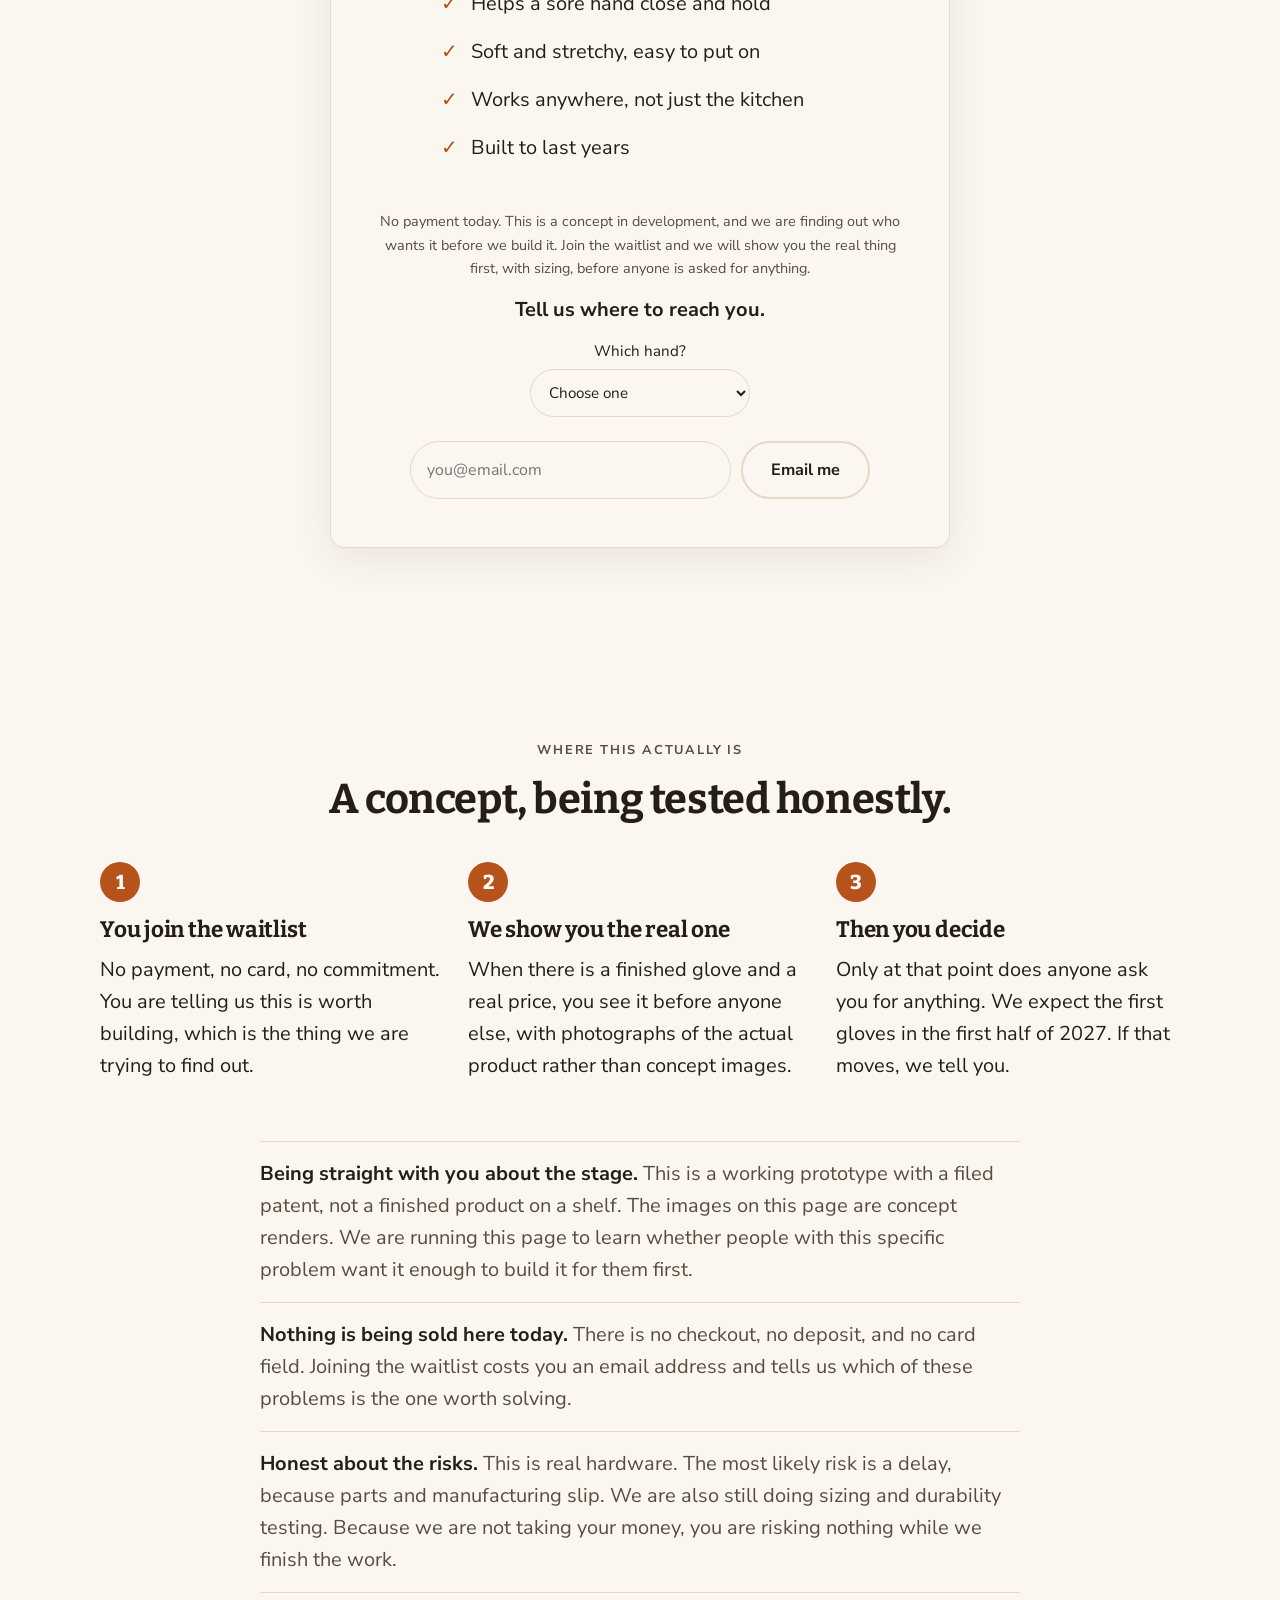
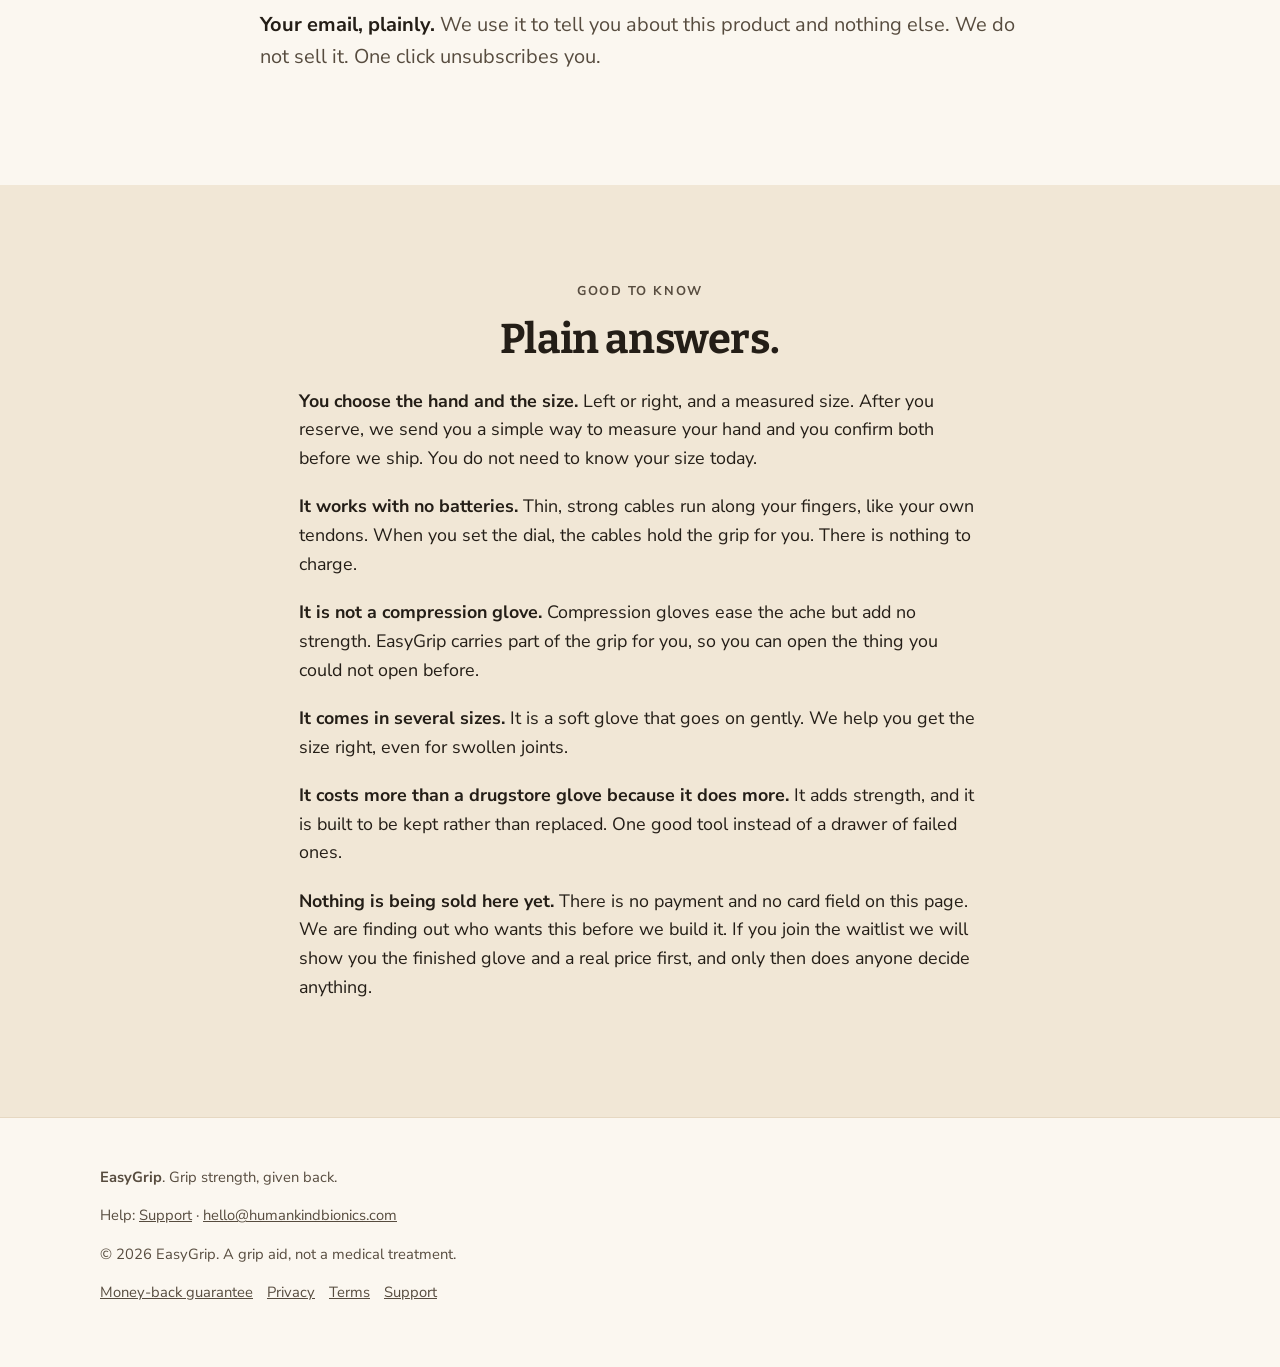
<file: easygrip/index.html>
<!doctype html>
<html lang="en">
<head>
<meta charset="utf-8" />
<meta name="viewport" content="width=device-width, initial-scale=1" />
<title>EasyGrip: a glove that helps arthritic hands open jars again</title>
<meta name="description" content="A glove that helps arthritic hands grip again, so you can open jars, bottles, and doors on your own." />
<meta name="robots" content="noindex" />
<link rel="preconnect" href="https://fonts.googleapis.com" />
<link rel="preconnect" href="https://fonts.gstatic.com" crossorigin />
<link href="https://fonts.googleapis.com/css2?family=Bitter:wght@600;700&family=Nunito+Sans:wght@400;600;700&display=swap" rel="stylesheet" />
<link rel="stylesheet" href="../shared/base.css" />
<style>
  :root {
    --bg: #fbf7f0;
    --surface: #f1e7d6;
    --ink: #241e17;
    --ink-soft: #574c3f;
    --accent: #b5531b;
    --accent-ink: #ffffff;
    --line: #e6d8c2;
    --font-head: "Bitter", Georgia, serif;
    --font-body: "Nunito Sans", system-ui, sans-serif;
  }
  body { font-size: 20px; }
</style>
</head>
<body>

<nav class="nav">
  <div class="nav__inner">
    <span class="brand"><span class="brand__dot"></span> EasyGrip</span>
    <a class="btn btn--ghost" href="#reserve">Join the waitlist</a>
  </div>
</nav>


<main id="content">
<header class="hero wrap" data-section="hero">
  <div class="hero__grid">
    <div>
      <p class="eyebrow">For hands that are too weak or sore to grip</p>
      <div data-copy="a">
        <h1>A glove that helps you open jars again.</h1>
        <p class="lead">EasyGrip helps your hand close and hold. So you can open the jar, the bottle cap, and the front door on your own. Nothing to charge.</p>
      </div>
      <div data-copy="b">
        <h1>Open your own jars, bottles, and doors.</h1>
        <p class="lead">EasyGrip is a glove that helps a weak or arthritic hand close and hold. So you stop asking other people for help with small things.</p>
      </div>
      <div class="hero__proof">
        <b>Jar. Cap. Door.</b><span class="muted">things a sore hand can do with it on. Not just padding.</span>
      </div>
      <div class="btn-row" style="margin-top:1.8rem">
        <a class="btn btn--primary btn--big" href="#reserve" data-cta="hero">Join the waitlist</a>
        <a class="btn btn--ghost" href="#how">See how it works</a>
      </div>
    </div>
    <div class="hero__media">
      <img src="jar-lid.webp" alt="Two gloved hands twisting the lid off a jar on a kitchen counter."
           width="1240" height="1040" decoding="async" fetchpriority="high" />
    </div>
      <p class="render-note">Concept render. The production glove may differ.</p>
  </div>
</header>

<section class="section section--tint" data-section="problem">
  <div class="wrap">
    <div class="story">
        <p class="eyebrow">The problem</p>
        <h2>Weak, sore hands cannot open things.</h2>
        <p>You have a drawer full of jar openers and gadgets. They still need some grip, and some days you do not have it. So you ask your husband. You ask a worker at the store to break the seal.</p>
        <p>Compression gloves help the ache, but they add no strength. And many of them tear in a week.</p>
        <p class="muted">EasyGrip is different. It adds real grip strength, it works anywhere, and it is built to be kept rather than thrown away.</p>
      </div>
  </div>
</section>

<section class="section" id="how" data-section="how">
  <div class="wrap">
    <p class="eyebrow center" style="text-align:center">How it works</p>
    <h2 class="center">Three steps.</h2>
    <div class="steps" style="margin-top:2.5rem">
      <div class="step"><div class="step__n">1</div><h3>Put it on</h3><p>A comfortable glove with a soft, stretchy palm. It goes on easily, even with sore, stiff fingers.</p></div>
      <div class="step"><div class="step__n">2</div><h3>Turn the dial</h3><p>A small dial at your wrist tightens it. Press it against the counter to set it. No buttons, no charging.</p></div>
      <div class="step"><div class="step__n">3</div><h3>Open things</h3><p>The glove holds your hand closed. Open the jar, turn the key, carry the pan. Then it lets go.</p></div>
    </div>
  </div>
</section>

<section class="section section--tint" data-section="proof">
  <div class="wrap center">
    <p class="eyebrow">What it does</p>
    <h2 class="center">Three plain facts.</h2>
    <div class="stats" style="margin-top:2.5rem;text-align:left">
      <div class="stat"><b>Adds hold</b><span class="muted">It carries part of the grip for you. Not padding, not copper.</span></div>
      <div class="stat"><b>Works anywhere</b><span class="muted">Not stuck in a kitchen drawer. A bottle in a store, the car door, the front gate.</span></div>
      <div class="stat"><b>Built to keep</b><span class="muted">One good thing instead of a drawer of throwaways. Durability testing is still under way.</span></div>
    </div>
  </div>
</section>

<section class="section" id="reserve" data-section="reserve">
  <div class="wrap">
    <div class="offer">
      <p class="eyebrow" style="justify-content:center">Join the waitlist</p>
      <h2>One price. You own it.</h2>
      <p class="offer__price" data-price>$299</p>
      <p class="offer__note">You pay once. <span data-price-monthly>$25/mo</span> with a payment plan. No subscription, no batteries to buy.</p>
      <ul class="offer__list">
        <li>Choose left or right, and a measured size</li>
        <li>Helps a sore hand close and hold</li>
        <li>Soft and stretchy, easy to put on</li>
        <li>Works anywhere, not just the kitchen</li>
        <li>Built to last years</li>
      </ul>
      <p class="deposit-note">No payment today. This is a concept in development, and we are finding out who wants it before we build it. Join the waitlist and we will show you the real thing first, with sizing, before anyone is asked for anything.</p>
      <p style="margin-bottom:.8rem"><b>Tell us where to reach you.</b></p>
      <form class="emailform" style="margin:0 auto;justify-content:center" data-email-form="offer" action="https://formspree.io/f/XXXXXXXX" method="POST">
        <label style="display:block;margin:0 0 .9rem;font-size:.95rem">Which hand?
          <select name="hand" required aria-label="Which hand" style="display:block;margin-top:.35rem;padding:12px 14px;border-radius:999px;border:1px solid var(--line);font:inherit;background:var(--bg);color:var(--ink);min-width:220px">
            <option value="">Choose one</option>
            <option>Left</option><option>Right</option><option>Both</option>
          </select>
        </label>
        <input type="email" name="email" placeholder="you@email.com" required aria-label="Email address" />
        <button class="btn btn--ghost" type="submit">Email me</button>
      </form>
      <p data-form-status role="status" hidden></p>
    </div>
  </div>
</section>

<section class="section section--tint" data-section="faq">
  <div class="wrap">
    <p class="eyebrow center" style="text-align:center">Good to know</p>
    <h2 class="center">Plain answers.</h2>
    <div class="story" style="margin-top:1.5rem">
      <p><b>You choose the hand and the size.</b> Left or right, and a measured size. After you reserve, we send you a simple way to measure your hand and you confirm both before we ship. You do not need to know your size today.</p>
      <p><b>It works with no batteries.</b> Thin, strong cables run along your fingers, like your own tendons. When you set the dial, the cables hold the grip for you. There is nothing to charge.</p>
      <p><b>It is not a compression glove.</b> Compression gloves ease the ache but add no strength. EasyGrip carries part of the grip for you, so you can open the thing you could not open before.</p>
      <p><b>It comes in several sizes.</b> It is a soft glove that goes on gently. We help you get the size right, even for swollen joints.</p>
      <p><b>It costs more than a drugstore glove because it does more.</b> It adds strength, and it is built to be kept rather than replaced. One good tool instead of a drawer of failed ones.</p>
      <p><b>Nothing is being sold here yet.</b> There is no payment and no card field on this page. We are finding out who wants this before we build it. If you join the waitlist we will show you the finished glove and a real price first, and only then does anyone decide anything.</p>
    </div>
  </div>
</section>

</main>

<footer class="footer">
  <div class="wrap">
    <p><b>EasyGrip</b>. Grip strength, given back.</p>
    <p>Help: <a href="../support/">Support</a> · <a href="mailto:hello@humankindbionics.com">hello@humankindbionics.com</a></p>
    <p class="muted">© <span data-year>2026</span> EasyGrip. A grip aid, not a medical treatment.</p>
  </div>
</footer>

<div class="sticky-cta">
  <span><b data-price>$299</b> · <span class="muted">no payment today</span></span>
  <a class="btn btn--primary" href="#reserve" data-cta="sticky">Join the waitlist</a>
</div>

<script>
  window.HKB_CONFIG = {
    brand: "easygrip",
    ga4Id: "G-XXXXXXXXXX",
    metaPixelId: "XXXXXXXXXX",
    plausibleDomain: "",
    stripeDeposit: "https://buy.stripe.com/XXXXXXXX",
    prices: {
      "199": { amount: 199, label: "$199", monthly: "$17/mo" },
      "299": { amount: 299, label: "$299", monthly: "$25/mo" },
      "399": { amount: 399, label: "$399", monthly: "$34/mo" }
    },
    defaultPrice: "299",
    defaultCopy: "a"
  };
</script>
<script src="../shared/app.js"></script>
</body>
</html>
</file>
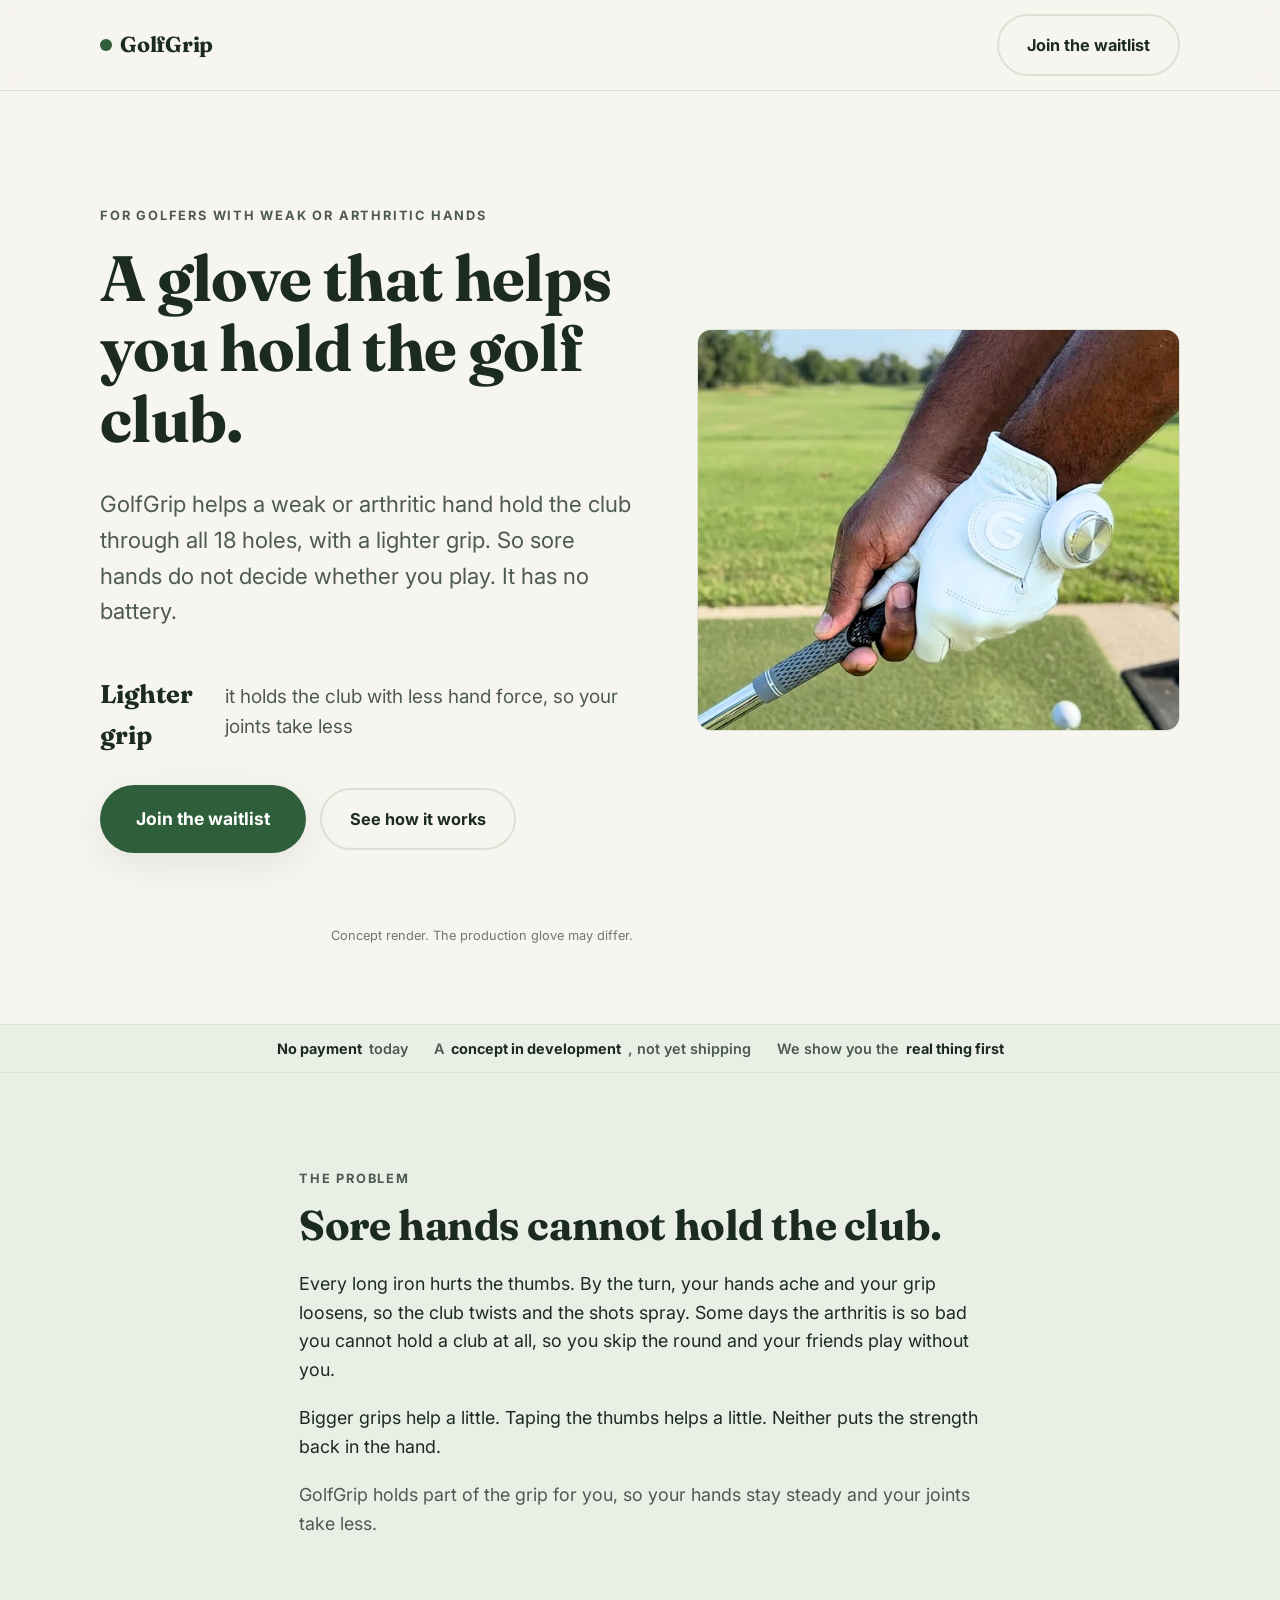
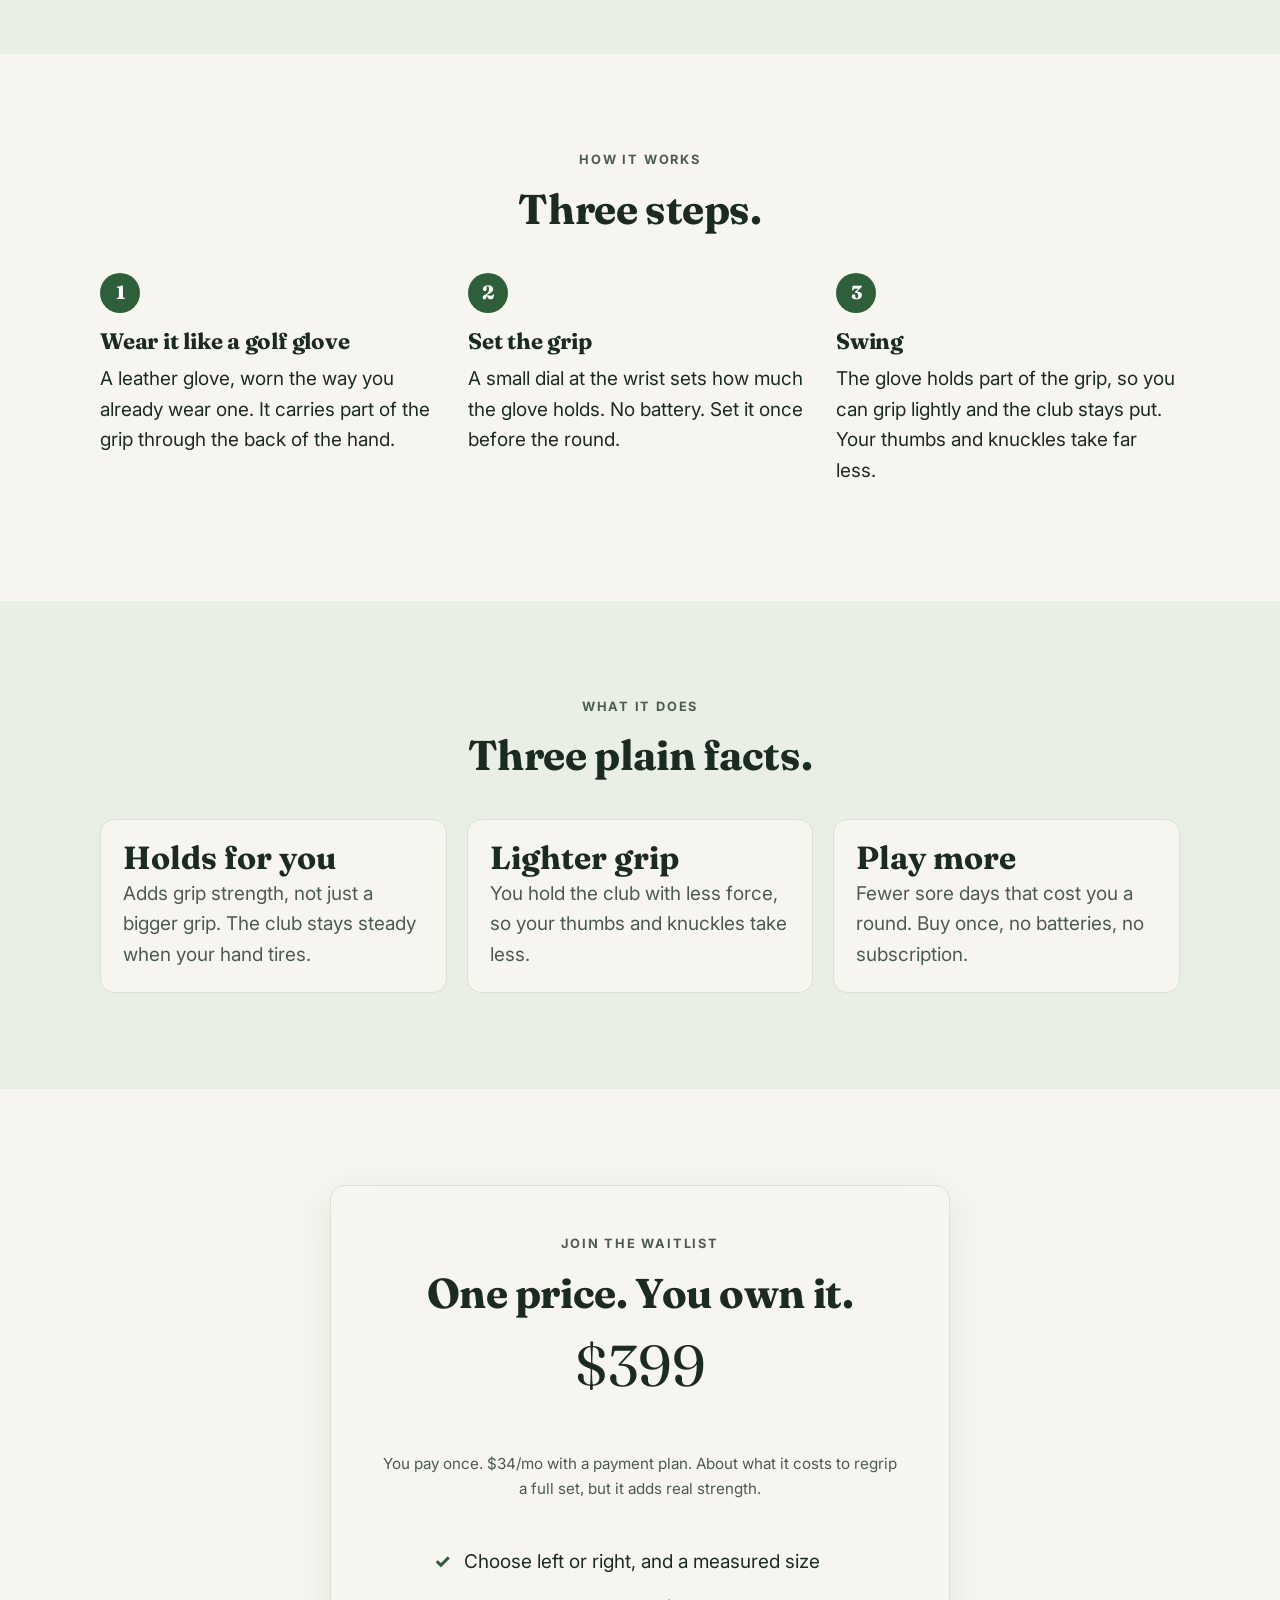
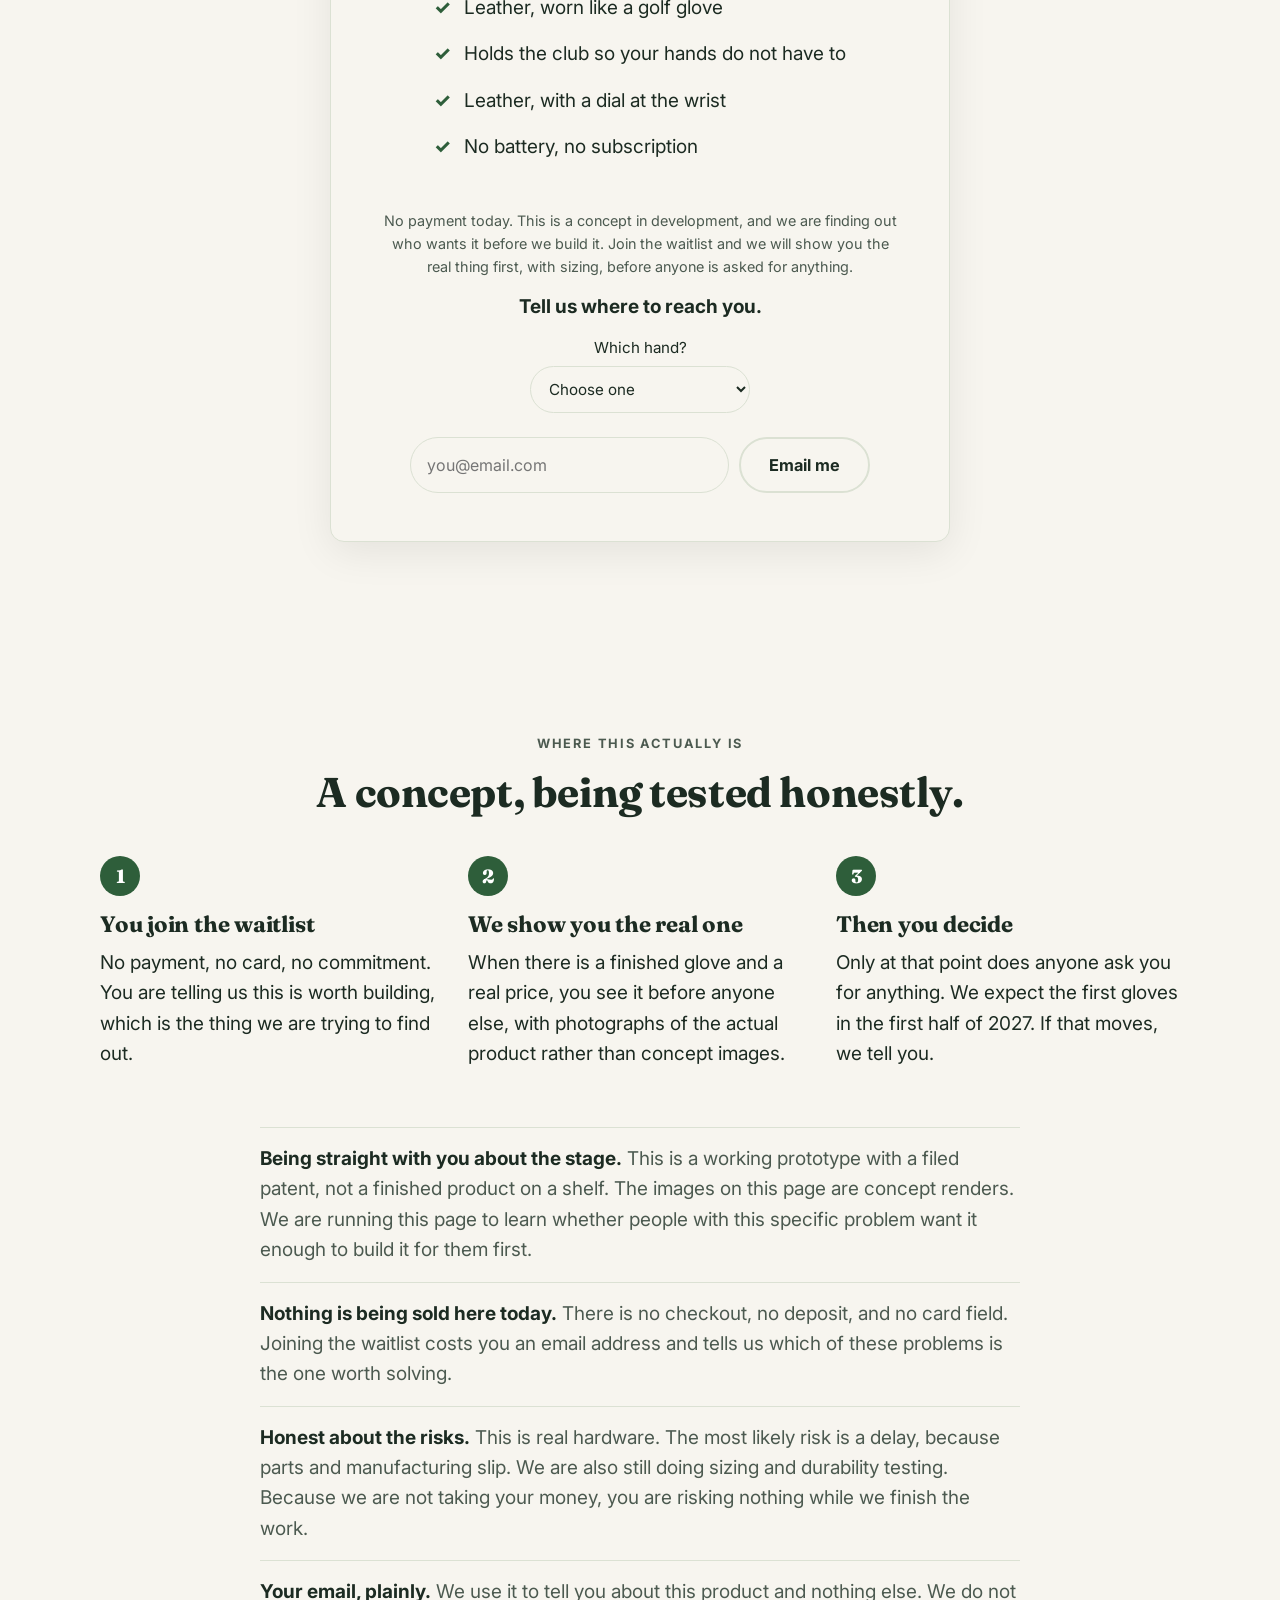
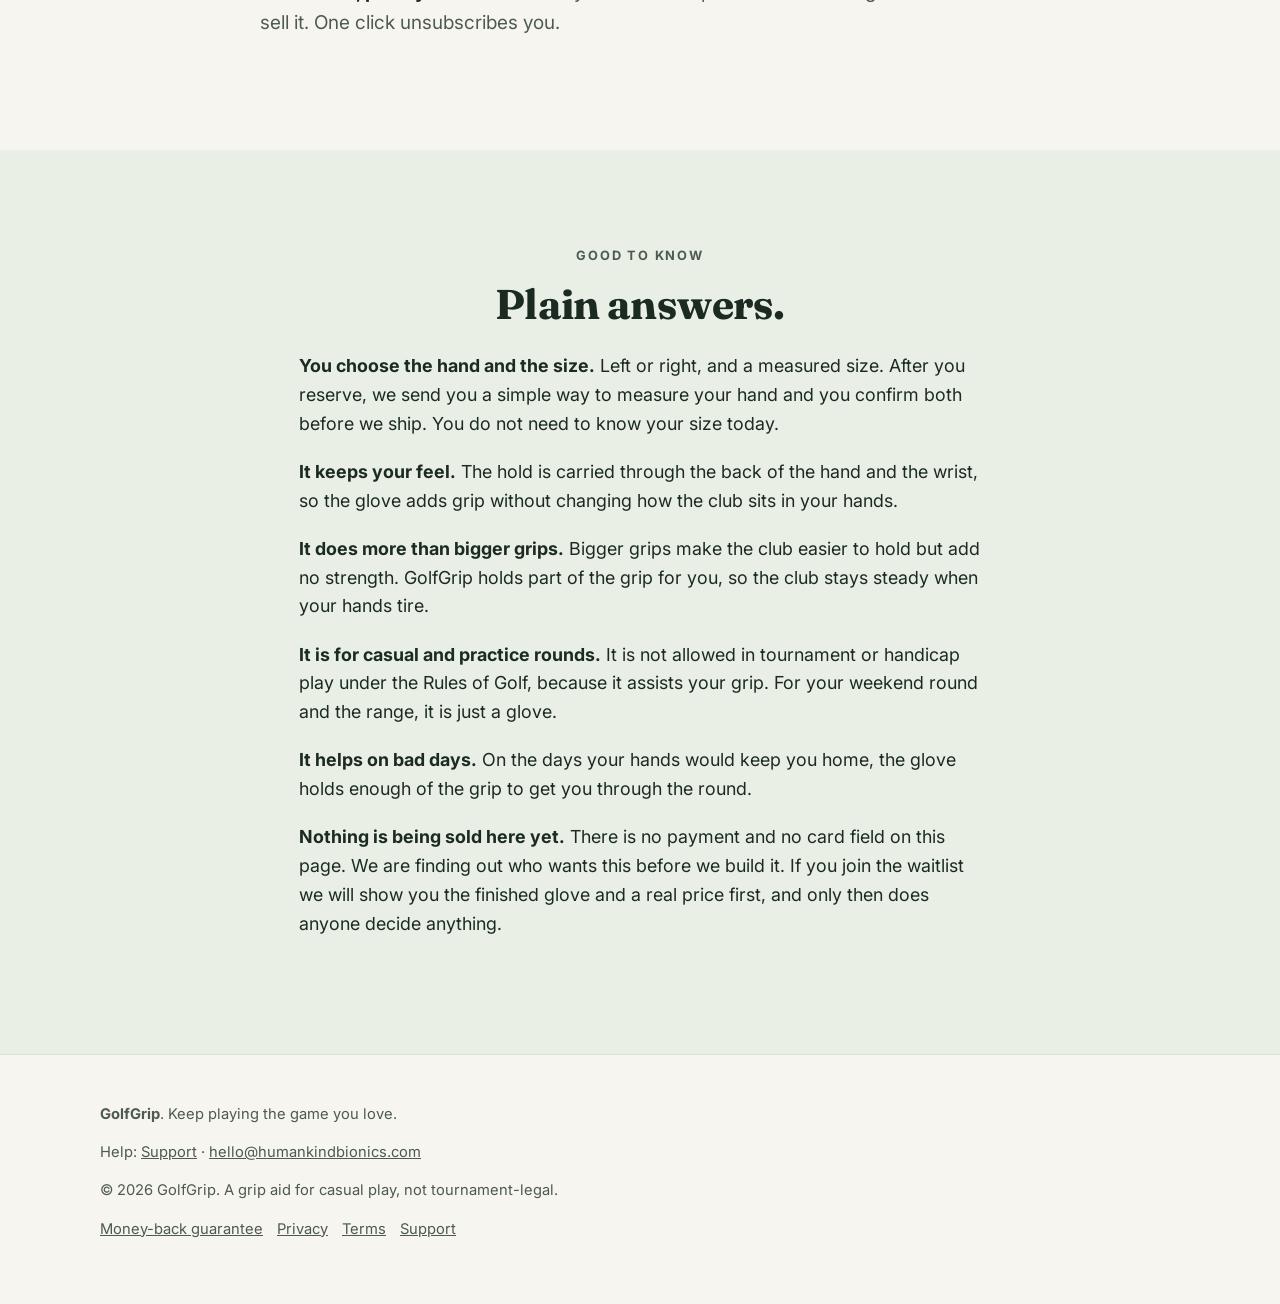
<file: golfgrip/index.html>
<!doctype html>
<html lang="en">
<head>
<meta charset="utf-8" />
<meta name="viewport" content="width=device-width, initial-scale=1" />
<title>GolfGrip: a glove that helps a weak or arthritic hand hold the club</title>
<meta name="description" content="A glove that helps arthritic hands hold the golf club through all 18 holes, with a lighter grip. For casual and practice rounds. No battery." />
<meta name="robots" content="noindex" />
<link rel="preconnect" href="https://fonts.googleapis.com" />
<link rel="preconnect" href="https://fonts.gstatic.com" crossorigin />
<link href="https://fonts.googleapis.com/css2?family=Fraunces:opsz,wght@9..144,500;9..144,600&family=Inter:wght@400;500;700&display=swap" rel="stylesheet" />
<link rel="stylesheet" href="../shared/base.css" />
<style>
  :root {
    --bg: #f7f5ef;
    --surface: #e9efe4;
    --ink: #1c2b22;
    --ink-soft: #4c5a50;
    --accent: #2e5e3a;
    --accent-ink: #ffffff;
    --line: #dbe1d3;
    --font-head: "Fraunces", Georgia, serif;
    --font-body: "Inter", system-ui, sans-serif;
  }
  body { font-size: 19px; }
</style>
</head>
<body>

<nav class="nav">
  <div class="nav__inner">
    <span class="brand"><span class="brand__dot"></span> GolfGrip</span>
    <a class="btn btn--ghost" href="#reserve">Join the waitlist</a>
  </div>
</nav>


<main id="content">
<header class="hero wrap" data-section="hero">
  <div class="hero__grid">
    <div>
      <p class="eyebrow">For golfers with weak or arthritic hands</p>
      <div data-copy="a">
        <h1>A glove that helps you hold the golf club.</h1>
        <p class="lead">GolfGrip helps a weak or arthritic hand hold the club through all 18 holes, with a lighter grip. So sore hands do not decide whether you play. It has no battery.</p>
      </div>
      <div data-copy="b">
        <h1>Play all 18 holes without your hands giving out.</h1>
        <p class="lead">When your hands fade, so does your round. GolfGrip holds part of the grip for you, so the club stays steady from the first tee to the last putt.</p>
      </div>
      <div class="hero__proof">
        <b>Lighter grip</b><span class="muted">it holds the club with less hand force, so your joints take less</span>
      </div>
      <div class="btn-row" style="margin-top:1.8rem">
        <a class="btn btn--primary btn--big" href="#reserve" data-cta="hero">Join the waitlist</a>
        <a class="btn btn--ghost" href="#how">See how it works</a>
      </div>
    </div>
    <div class="hero__media">
      <img src="at-address.webp" alt="A gloved hand holding a golf club on a course. The white leather glove has a dial at the wrist."
           width="1220" height="1023" decoding="async" fetchpriority="high" />
    </div>
      <p class="render-note">Concept render. The production glove may differ.</p>
  </div>
</header>

<section class="section section--tint" data-section="problem">
  <div class="wrap">
    <div class="story">
        <p class="eyebrow">The problem</p>
        <h2>Sore hands cannot hold the club.</h2>
        <p>Every long iron hurts the thumbs. By the turn, your hands ache and your grip loosens, so the club twists and the shots spray. Some days the arthritis is so bad you cannot hold a club at all, so you skip the round and your friends play without you.</p>
        <p>Bigger grips help a little. Taping the thumbs helps a little. Neither puts the strength back in the hand.</p>
        <p class="muted">GolfGrip holds part of the grip for you, so your hands stay steady and your joints take less.</p>
      </div>
  </div>
</section>

<section class="section" id="how" data-section="how">
  <div class="wrap">
    <p class="eyebrow center" style="text-align:center">How it works</p>
    <h2 class="center">Three steps.</h2>
    <div class="steps" style="margin-top:2.5rem">
      <div class="step"><div class="step__n">1</div><h3>Wear it like a golf glove</h3><p>A leather glove, worn the way you already wear one. It carries part of the grip through the back of the hand.</p></div>
      <div class="step"><div class="step__n">2</div><h3>Set the grip</h3><p>A small dial at the wrist sets how much the glove holds. No battery. Set it once before the round.</p></div>
      <div class="step"><div class="step__n">3</div><h3>Swing</h3><p>The glove holds part of the grip, so you can grip lightly and the club stays put. Your thumbs and knuckles take far less.</p></div>
    </div>
  </div>
</section>

<section class="section section--tint" data-section="proof">
  <div class="wrap center">
    <p class="eyebrow">What it does</p>
    <h2 class="center">Three plain facts.</h2>
    <div class="stats" style="margin-top:2.5rem;text-align:left">
      <div class="stat"><b>Holds for you</b><span class="muted">Adds grip strength, not just a bigger grip. The club stays steady when your hand tires.</span></div>
      <div class="stat"><b>Lighter grip</b><span class="muted">You hold the club with less force, so your thumbs and knuckles take less.</span></div>
      <div class="stat"><b>Play more</b><span class="muted">Fewer sore days that cost you a round. Buy once, no batteries, no subscription.</span></div>
    </div>
  </div>
</section>

<section class="section" id="reserve" data-section="reserve">
  <div class="wrap">
    <div class="offer">
      <p class="eyebrow" style="justify-content:center">Join the waitlist</p>
      <h2>One price. You own it.</h2>
      <p class="offer__price" data-price>$399</p>
      <p class="offer__note">You pay once. <span data-price-monthly>$34/mo</span> with a payment plan. About what it costs to regrip a full set, but it adds real strength.</p>
      <ul class="offer__list">
        <li>Choose left or right, and a measured size</li>
        <li>Leather, worn like a golf glove</li>
        <li>Holds the club so your hands do not have to</li>
        <li>Leather, with a dial at the wrist</li>
        <li>No battery, no subscription</li>
      </ul>
      <p class="deposit-note">No payment today. This is a concept in development, and we are finding out who wants it before we build it. Join the waitlist and we will show you the real thing first, with sizing, before anyone is asked for anything.</p>
      <p style="margin-bottom:.8rem"><b>Tell us where to reach you.</b></p>
      <form class="emailform" style="margin:0 auto;justify-content:center" data-email-form="offer" action="https://formspree.io/f/XXXXXXXX" method="POST">
        <label style="display:block;margin:0 0 .9rem;font-size:.95rem">Which hand?
          <select name="hand" required aria-label="Which hand" style="display:block;margin-top:.35rem;padding:12px 14px;border-radius:999px;border:1px solid var(--line);font:inherit;background:var(--bg);color:var(--ink);min-width:220px">
            <option value="">Choose one</option>
            <option>Left</option><option>Right</option><option>Both</option>
          </select>
        </label>
        <input type="email" name="email" placeholder="you@email.com" required aria-label="Email address" />
        <button class="btn btn--ghost" type="submit">Email me</button>
      </form>
      <p data-form-status role="status" hidden></p>
    </div>
  </div>
</section>

<section class="section section--tint" data-section="faq">
  <div class="wrap">
    <p class="eyebrow center" style="text-align:center">Good to know</p>
    <h2 class="center">Plain answers.</h2>
    <div class="story" style="margin-top:1.5rem">
      <p><b>You choose the hand and the size.</b> Left or right, and a measured size. After you reserve, we send you a simple way to measure your hand and you confirm both before we ship. You do not need to know your size today.</p>
      <p><b>It keeps your feel.</b> The hold is carried through the back of the hand and the wrist, so the glove adds grip without changing how the club sits in your hands.</p>
      <p><b>It does more than bigger grips.</b> Bigger grips make the club easier to hold but add no strength. GolfGrip holds part of the grip for you, so the club stays steady when your hands tire.</p>
      <p><b>It is for casual and practice rounds.</b> It is not allowed in tournament or handicap play under the Rules of Golf, because it assists your grip. For your weekend round and the range, it is just a glove.</p>
      <p><b>It helps on bad days.</b> On the days your hands would keep you home, the glove holds enough of the grip to get you through the round.</p>
      <p><b>Nothing is being sold here yet.</b> There is no payment and no card field on this page. We are finding out who wants this before we build it. If you join the waitlist we will show you the finished glove and a real price first, and only then does anyone decide anything.</p>
    </div>
  </div>
</section>

</main>

<footer class="footer">
  <div class="wrap">
    <p><b>GolfGrip</b>. Keep playing the game you love.</p>
    <p>Help: <a href="../support/">Support</a> · <a href="mailto:hello@humankindbionics.com">hello@humankindbionics.com</a></p>
    <p class="muted">© <span data-year>2026</span> GolfGrip. A grip aid for casual play, not tournament-legal.</p>
  </div>
</footer>

<div class="sticky-cta">
  <span><b data-price>$399</b> · <span class="muted">no payment today</span></span>
  <a class="btn btn--primary" href="#reserve" data-cta="sticky">Join the waitlist</a>
</div>

<script>
  window.HKB_CONFIG = {
    brand: "golfgrip",
    ga4Id: "G-XXXXXXXXXX",
    metaPixelId: "XXXXXXXXXX",
    plausibleDomain: "",
    stripeDeposit: "https://buy.stripe.com/XXXXXXXX",
    prices: {
      "299": { amount: 299, label: "$299", monthly: "$25/mo" },
      "399": { amount: 399, label: "$399", monthly: "$34/mo" },
      "499": { amount: 499, label: "$499", monthly: "$42/mo" }
    },
    defaultPrice: "399",
    defaultCopy: "a"
  };
</script>
<script src="../shared/app.js"></script>
</body>
</html>
</file>
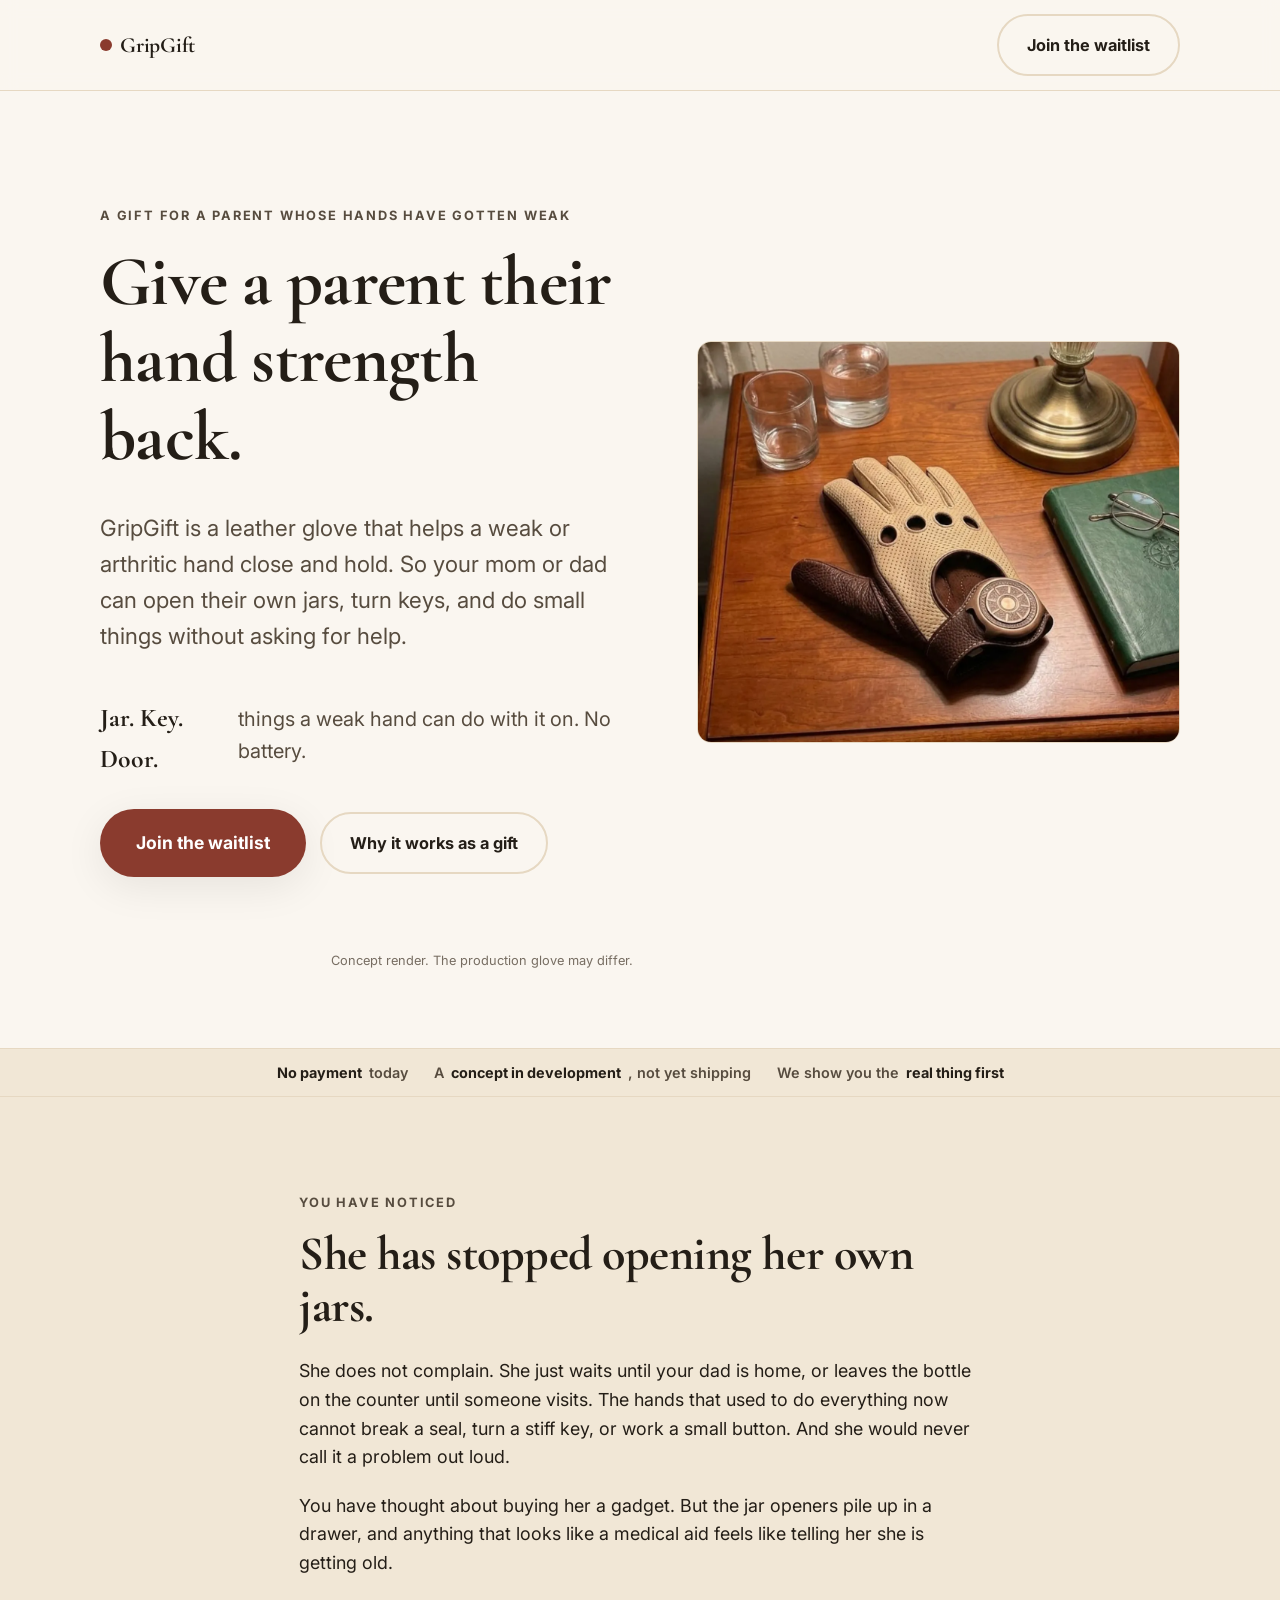
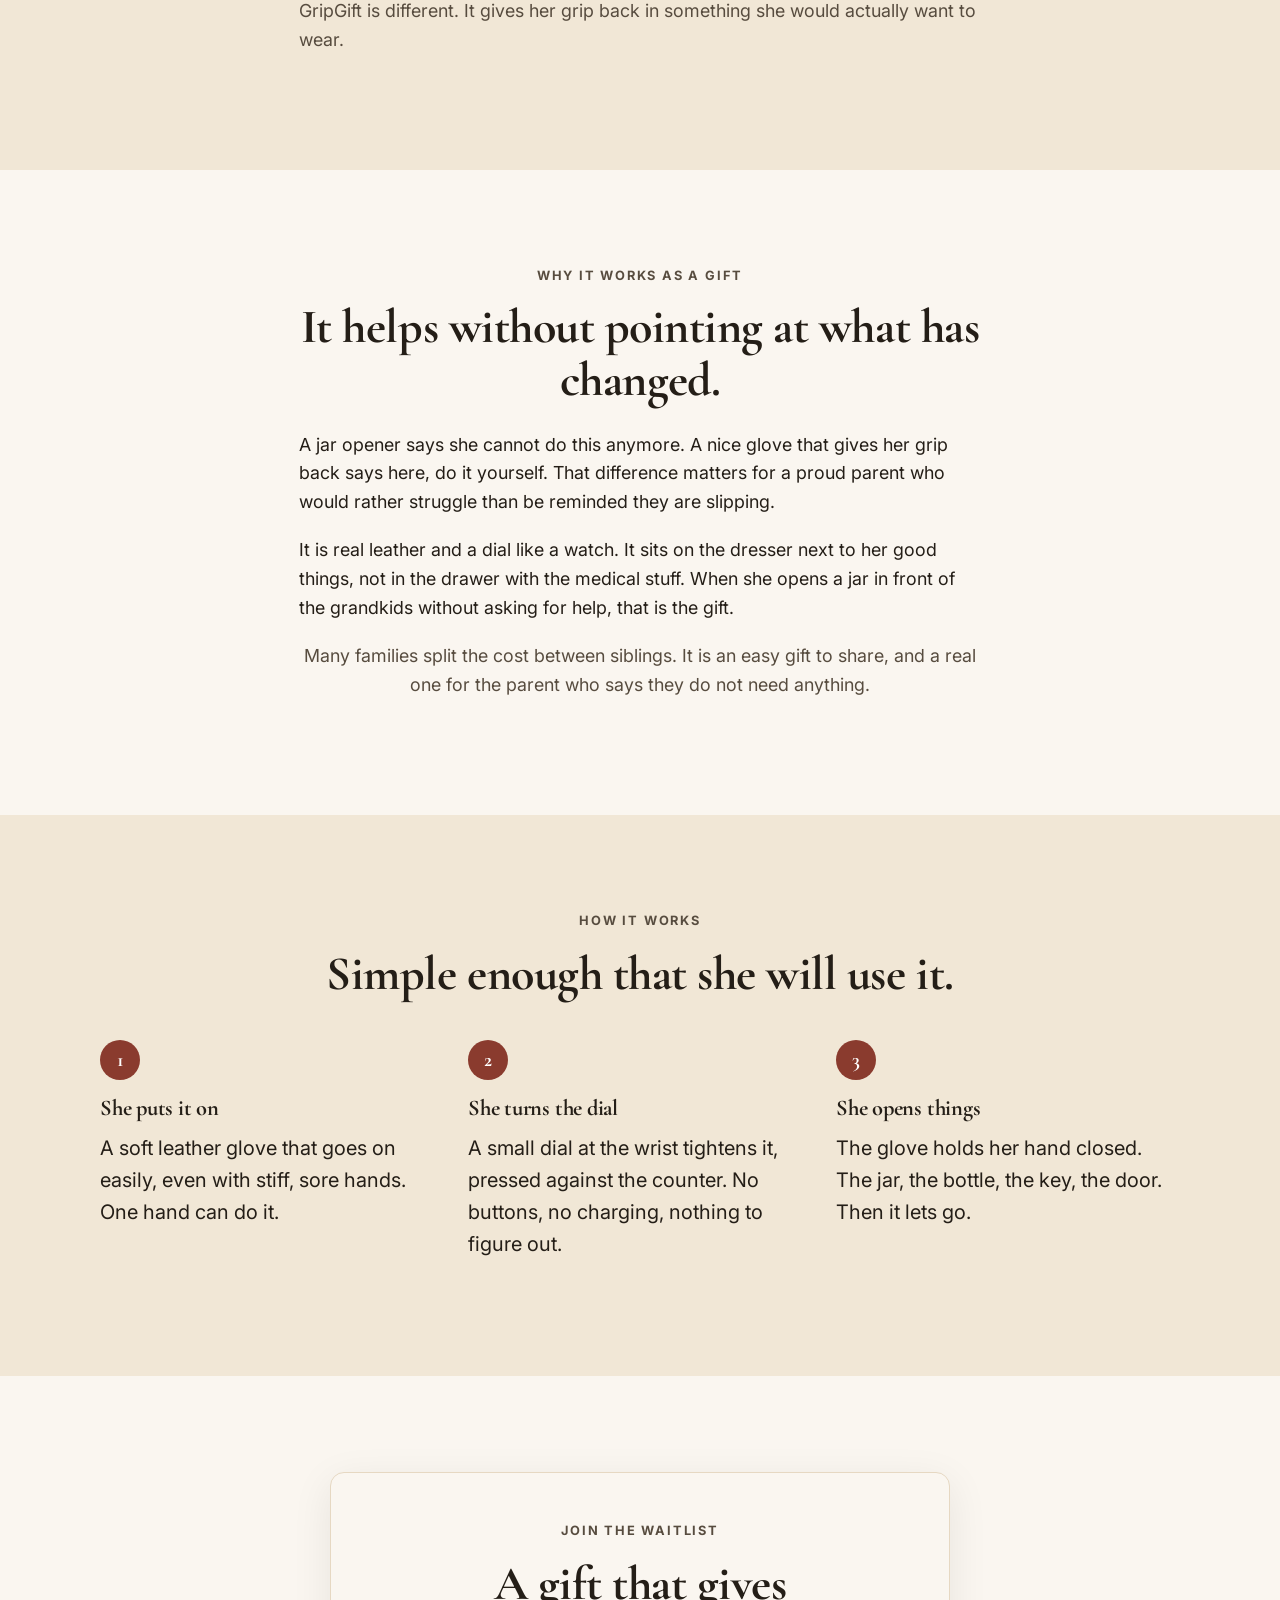
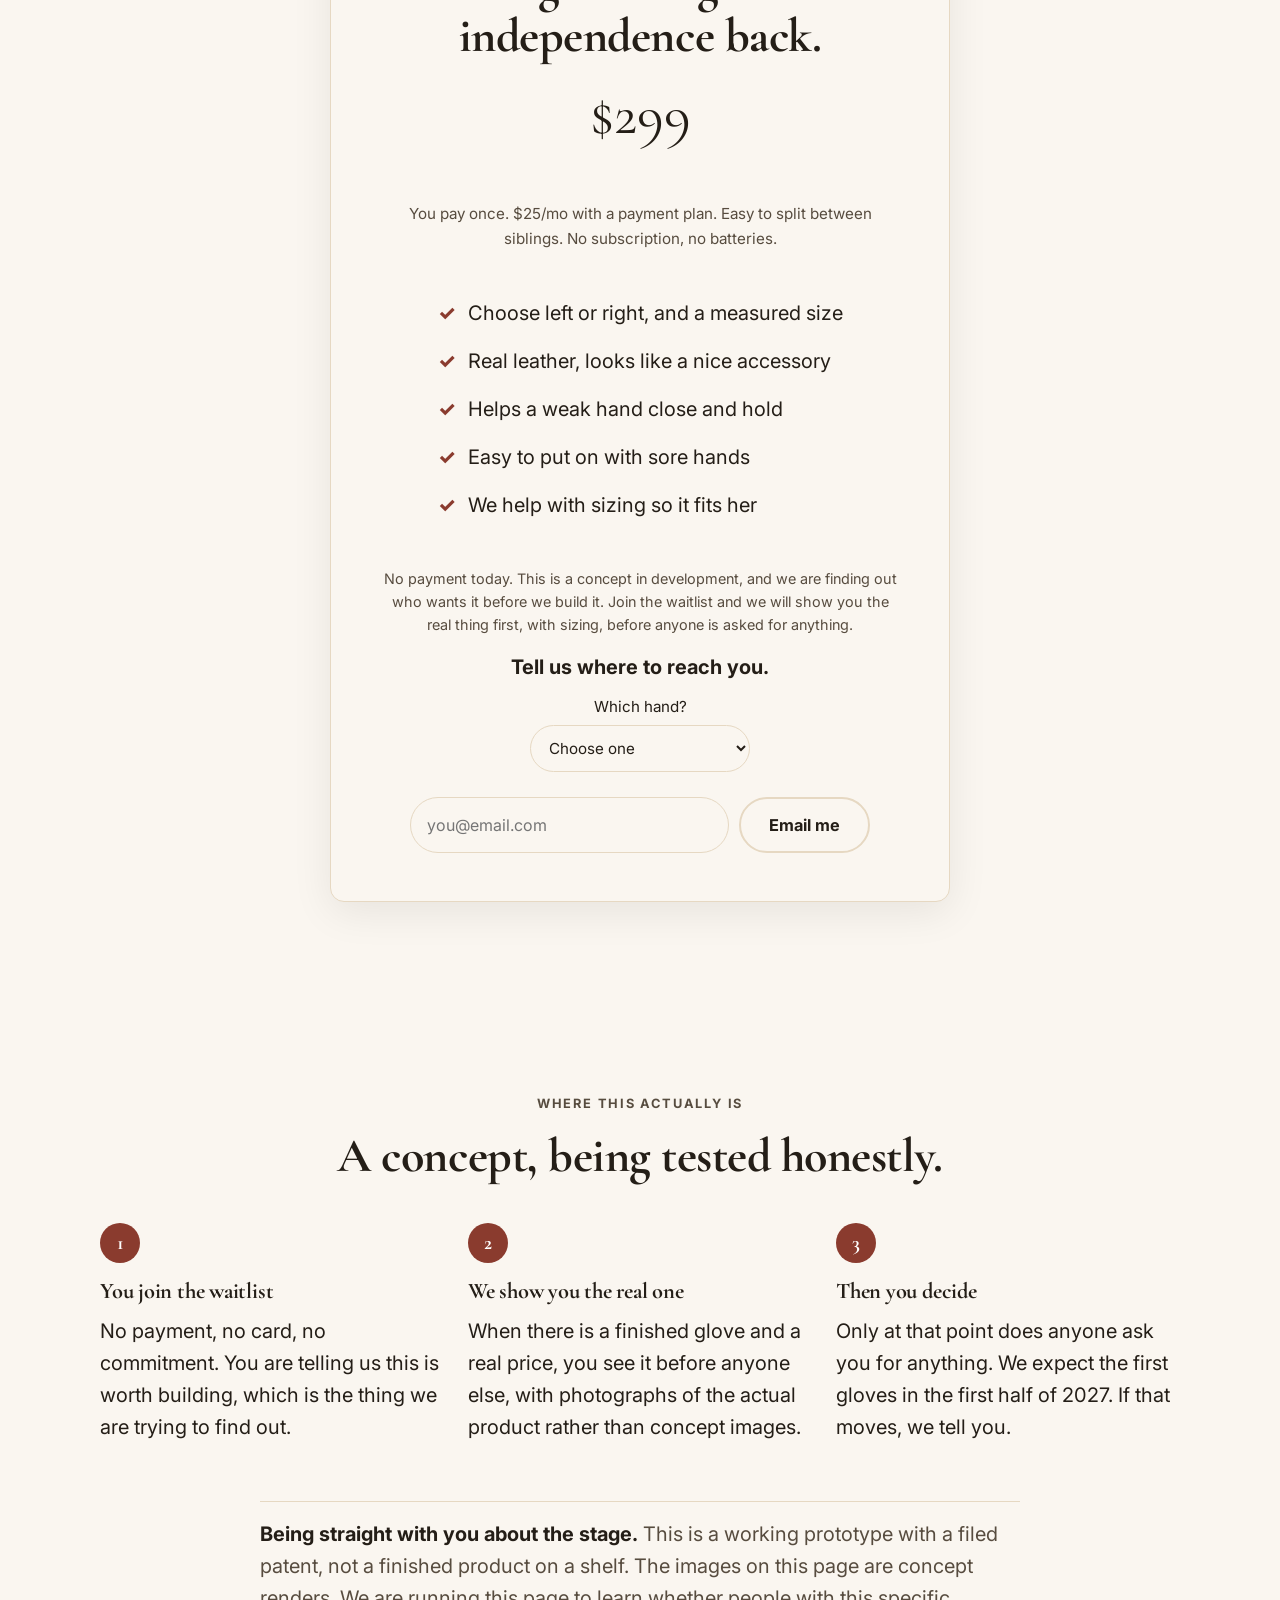
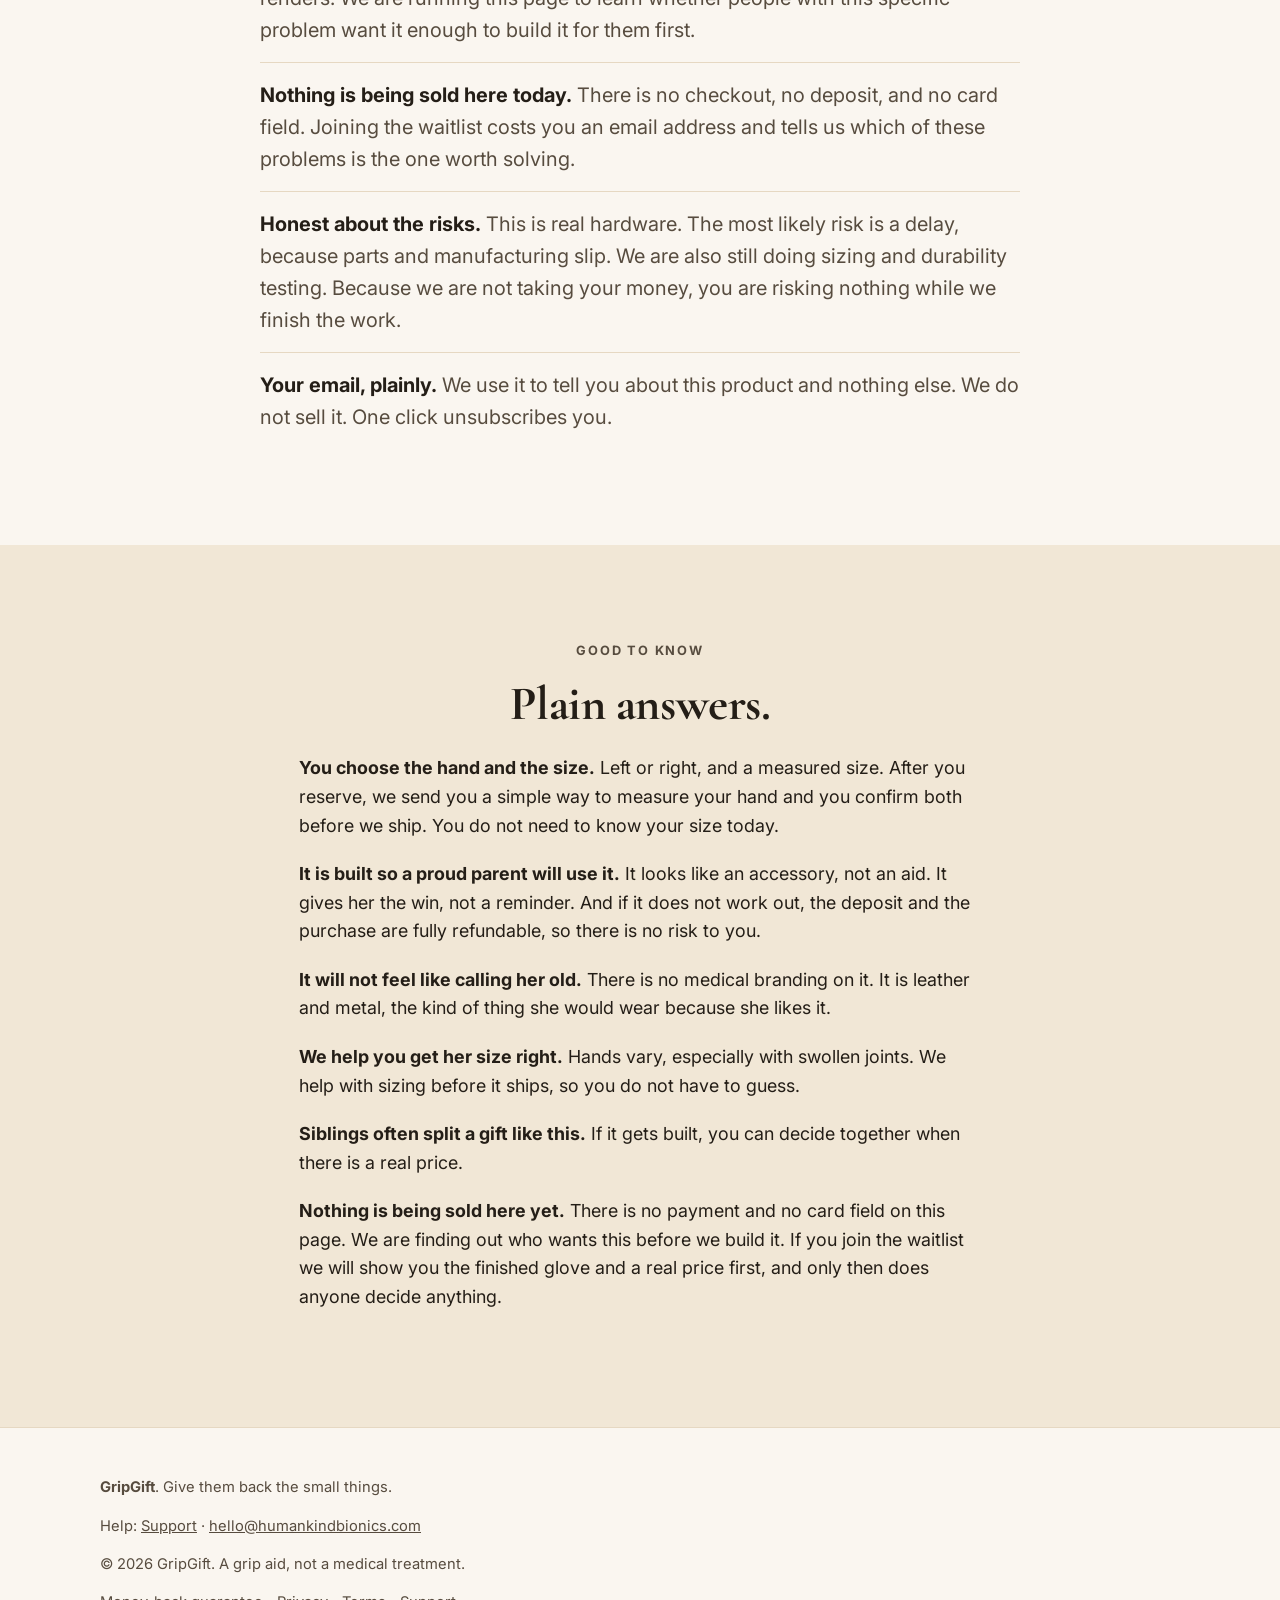
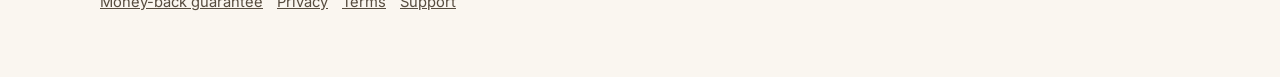
<file: gripgift/index.html>
<!doctype html>
<html lang="en">
<head>
<meta charset="utf-8" />
<meta name="viewport" content="width=device-width, initial-scale=1" />
<title>GripGift: give an aging parent their hand strength back</title>
<meta name="description" content="A leather glove that gives a weak or arthritic hand its strength back, so an older parent can open their own jars and doors. A gift, not a medical aid." />
<meta name="robots" content="noindex" />
<link rel="preconnect" href="https://fonts.googleapis.com" />
<link rel="preconnect" href="https://fonts.gstatic.com" crossorigin />
<link href="https://fonts.googleapis.com/css2?family=Cormorant+Garamond:wght@600;700&family=Inter:wght@400;500;700&display=swap" rel="stylesheet" />
<link rel="stylesheet" href="../shared/base.css" />
<style>
  :root {
    --bg: #faf6f0;
    --surface: #f1e7d6;
    --ink: #241e17;
    --ink-soft: #574c3f;
    --accent: #8a3b2e;
    --accent-ink: #ffffff;
    --line: #e6d8c2;
    --font-head: "Cormorant Garamond", Georgia, serif;
    --font-body: "Inter", system-ui, sans-serif;
  }
  body { font-size: 20px; }
  h1 { font-size: clamp(2.6rem, 7vw, 4.4rem); }
  h2 { font-size: clamp(1.9rem, 4.5vw, 3rem); }
</style>
</head>
<body>

<nav class="nav">
  <div class="nav__inner">
    <span class="brand"><span class="brand__dot"></span> GripGift</span>
    <a class="btn btn--ghost" href="#reserve">Join the waitlist</a>
  </div>
</nav>


<main id="content">
<header class="hero wrap" data-section="hero">
  <div class="hero__grid">
    <div>
      <p class="eyebrow">A gift for a parent whose hands have gotten weak</p>
      <div data-copy="a">
        <h1>Give a parent their hand strength back.</h1>
        <p class="lead">GripGift is a leather glove that helps a weak or arthritic hand close and hold. So your mom or dad can open their own jars, turn keys, and do small things without asking for help.</p>
      </div>
      <div data-copy="b">
        <h1>Help an aging parent stay independent.</h1>
        <p class="lead">GripGift adds grip strength back to a weak hand. It looks like a nice leather accessory, not a medical aid. So it feels like a gift, not a reminder that they are getting older.</p>
      </div>
      <div class="hero__proof">
        <b>Jar. Key. Door.</b><span class="muted">things a weak hand can do with it on. No battery.</span>
      </div>
      <div class="btn-row" style="margin-top:1.8rem">
        <a class="btn btn--primary btn--big" href="#reserve" data-cta="hero">Join the waitlist</a>
        <a class="btn btn--ghost" href="#why">Why it works as a gift</a>
      </div>
    </div>
    <div class="hero__media">
      <img src="on-the-desk.webp" alt="A pair of leather gloves laid on a desk beside a lamp, a journal and reading glasses. Each has a dial at the wrist."
           width="1280" height="1073" decoding="async" fetchpriority="high" />
    </div>
      <p class="render-note">Concept render. The production glove may differ.</p>
  </div>
</header>

<section class="section section--tint" data-section="problem">
  <div class="wrap">
    <div class="story">
        <p class="eyebrow">You have noticed</p>
        <h2>She has stopped opening her own jars.</h2>
        <p>She does not complain. She just waits until your dad is home, or leaves the bottle on the counter until someone visits. The hands that used to do everything now cannot break a seal, turn a stiff key, or work a small button. And she would never call it a problem out loud.</p>
        <p>You have thought about buying her a gadget. But the jar openers pile up in a drawer, and anything that looks like a medical aid feels like telling her she is getting old.</p>
        <p class="muted">GripGift is different. It gives her grip back in something she would actually want to wear.</p>
      </div>
  </div>
</section>

<section class="section" id="why" data-section="why">
  <div class="wrap">
    <div class="story">
      <p class="eyebrow center" style="text-align:center">Why it works as a gift</p>
      <h2 class="center">It helps without pointing at what has changed.</h2>
      <p>A jar opener says she cannot do this anymore. A nice glove that gives her grip back says here, do it yourself. That difference matters for a proud parent who would rather struggle than be reminded they are slipping.</p>
      <p>It is real leather and a dial like a watch. It sits on the dresser next to her good things, not in the drawer with the medical stuff. When she opens a jar in front of the grandkids without asking for help, that is the gift.</p>
      <p class="center muted">Many families split the cost between siblings. It is an easy gift to share, and a real one for the parent who says they do not need anything.</p>
    </div>
  </div>
</section>

<section class="section section--tint" data-section="how">
  <div class="wrap">
    <p class="eyebrow center" style="text-align:center">How it works</p>
    <h2 class="center">Simple enough that she will use it.</h2>
    <div class="steps" style="margin-top:2.5rem">
      <div class="step"><div class="step__n">1</div><h3>She puts it on</h3><p>A soft leather glove that goes on easily, even with stiff, sore hands. One hand can do it.</p></div>
      <div class="step"><div class="step__n">2</div><h3>She turns the dial</h3><p>A small dial at the wrist tightens it, pressed against the counter. No buttons, no charging, nothing to figure out.</p></div>
      <div class="step"><div class="step__n">3</div><h3>She opens things</h3><p>The glove holds her hand closed. The jar, the bottle, the key, the door. Then it lets go.</p></div>
    </div>
  </div>
</section>

<section class="section" id="reserve" data-section="reserve">
  <div class="wrap">
    <div class="offer">
      <p class="eyebrow" style="justify-content:center">Join the waitlist</p>
      <h2>A gift that gives independence back.</h2>
      <p class="offer__price" data-price>$299</p>
      <p class="offer__note">You pay once. <span data-price-monthly>$25/mo</span> with a payment plan. Easy to split between siblings. No subscription, no batteries.</p>
      <ul class="offer__list">
        <li>Choose left or right, and a measured size</li>
        <li>Real leather, looks like a nice accessory</li>
        <li>Helps a weak hand close and hold</li>
        <li>Easy to put on with sore hands</li>
        <li>We help with sizing so it fits her</li>
      </ul>
      <p class="deposit-note">No payment today. This is a concept in development, and we are finding out who wants it before we build it. Join the waitlist and we will show you the real thing first, with sizing, before anyone is asked for anything.</p>
      <p style="margin-bottom:.8rem"><b>Tell us where to reach you.</b></p>
      <form class="emailform" style="margin:0 auto;justify-content:center" data-email-form="offer" action="https://formspree.io/f/XXXXXXXX" method="POST">
        <label style="display:block;margin:0 0 .9rem;font-size:.95rem">Which hand?
          <select name="hand" required aria-label="Which hand" style="display:block;margin-top:.35rem;padding:12px 14px;border-radius:999px;border:1px solid var(--line);font:inherit;background:var(--bg);color:var(--ink);min-width:220px">
            <option value="">Choose one</option>
            <option>Left</option><option>Right</option><option>Both</option>
          </select>
        </label>
        <input type="email" name="email" placeholder="you@email.com" required aria-label="Email address" />
        <button class="btn btn--ghost" type="submit">Email me</button>
      </form>
      <p data-form-status role="status" hidden></p>
    </div>
  </div>
</section>

<section class="section section--tint" data-section="faq">
  <div class="wrap">
    <p class="eyebrow center" style="text-align:center">Good to know</p>
    <h2 class="center">Plain answers.</h2>
    <div class="story" style="margin-top:1.5rem">
      <p><b>You choose the hand and the size.</b> Left or right, and a measured size. After you reserve, we send you a simple way to measure your hand and you confirm both before we ship. You do not need to know your size today.</p>
      <p><b>It is built so a proud parent will use it.</b> It looks like an accessory, not an aid. It gives her the win, not a reminder. And if it does not work out, the deposit and the purchase are fully refundable, so there is no risk to you.</p>
      <p><b>It will not feel like calling her old.</b> There is no medical branding on it. It is leather and metal, the kind of thing she would wear because she likes it.</p>
      <p><b>We help you get her size right.</b> Hands vary, especially with swollen joints. We help with sizing before it ships, so you do not have to guess.</p>
      <p><b>Siblings often split a gift like this.</b> If it gets built, you can decide together when there is a real price.</p>
      <p><b>Nothing is being sold here yet.</b> There is no payment and no card field on this page. We are finding out who wants this before we build it. If you join the waitlist we will show you the finished glove and a real price first, and only then does anyone decide anything.</p>
    </div>
  </div>
</section>

</main>

<footer class="footer">
  <div class="wrap">
    <p><b>GripGift</b>. Give them back the small things.</p>
    <p>Help: <a href="../support/">Support</a> · <a href="mailto:hello@humankindbionics.com">hello@humankindbionics.com</a></p>
    <p class="muted">© <span data-year>2026</span> GripGift. A grip aid, not a medical treatment.</p>
  </div>
</footer>

<div class="sticky-cta">
  <span><b data-price>$299</b> · <span class="muted">no payment today</span></span>
  <a class="btn btn--primary" href="#reserve" data-cta="sticky">Join the waitlist</a>
</div>

<script>
  window.HKB_CONFIG = {
    brand: "gripgift",
    ga4Id: "G-XXXXXXXXXX",
    metaPixelId: "XXXXXXXXXX",
    plausibleDomain: "",
    stripeDeposit: "https://buy.stripe.com/XXXXXXXX",
    prices: {
      "199": { amount: 199, label: "$199", monthly: "$17/mo" },
      "299": { amount: 299, label: "$299", monthly: "$25/mo" },
      "399": { amount: 399, label: "$399", monthly: "$34/mo" }
    },
    defaultPrice: "299",
    defaultCopy: "a"
  };
</script>
<script src="../shared/app.js"></script>
</body>
</html>
</file>
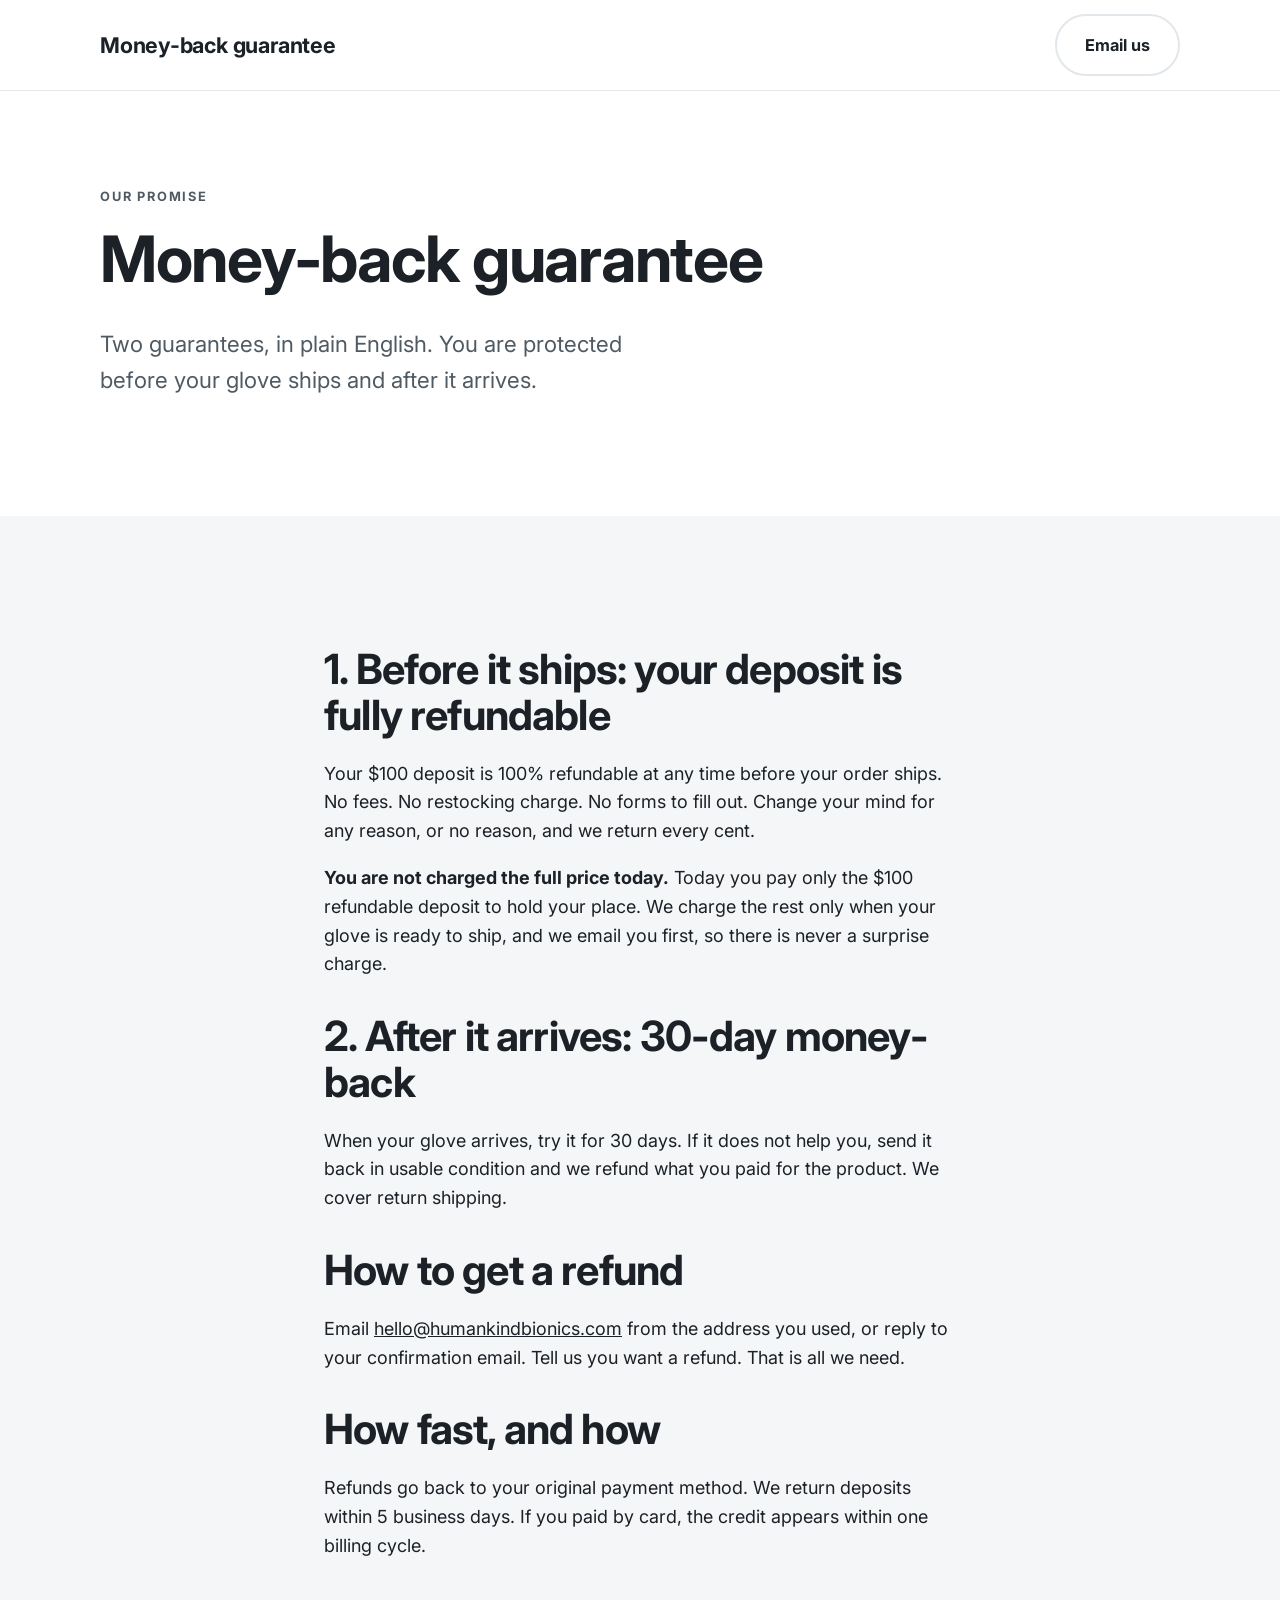
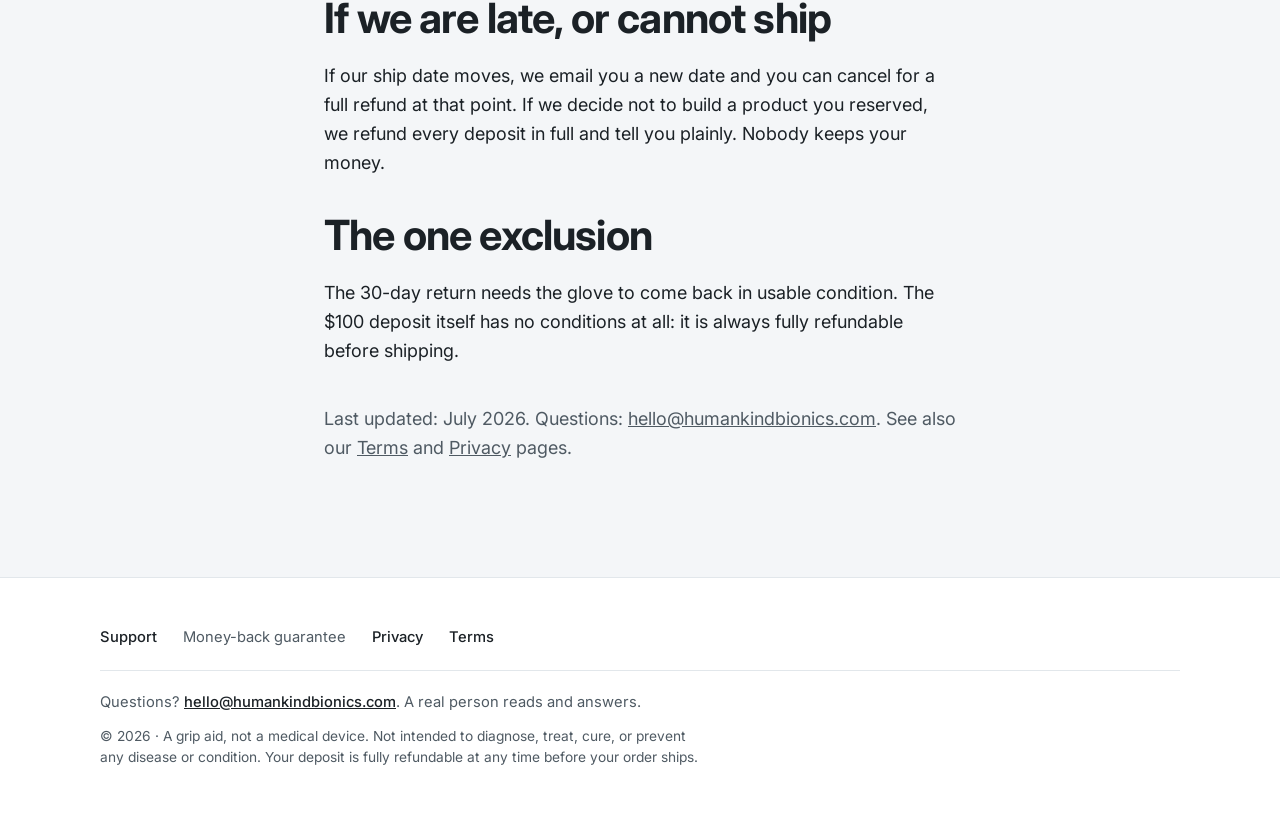
<file: guarantee/index.html>
<!doctype html>
<html lang="en">
<head>
<meta charset="utf-8" />
<meta name="viewport" content="width=device-width, initial-scale=1" />
<title>Money-back guarantee and refunds</title>
<meta name="robots" content="noindex" />
<link rel="preconnect" href="https://fonts.googleapis.com" />
<link rel="preconnect" href="https://fonts.gstatic.com" crossorigin />
<link href="https://fonts.googleapis.com/css2?family=Inter:wght@400;500;700&display=swap" rel="stylesheet" />
<link rel="stylesheet" href="../shared/base.css" />
<style>
  :root {
    --bg: #ffffff; --surface: #f4f6f8; --ink: #1b2126; --ink-soft: #4f5a63;
    --accent: #14663f; --accent-ink: #ffffff; --line: #e2e7eb;
    --font-head: "Inter", system-ui, sans-serif; --font-body: "Inter", system-ui, sans-serif;
  }
  h1,h2 { letter-spacing: -0.02em; }
  .doc { max-width: 760px; }
  .doc h2 { margin-top: 2.2rem; }
</style>
</head>
<body>
<nav class="nav"><div class="nav__inner"><span class="brand">Money-back guarantee</span><a class="btn btn--ghost" href="mailto:hello@humankindbionics.com">Email us</a></div></nav>

<header class="section wrap">
  <p class="eyebrow">Our promise</p>
  <h1>Money-back guarantee</h1>
  <p class="lead">Two guarantees, in plain English. You are protected before your glove ships and after it arrives.</p>
</header>

<section class="section section--tint"><div class="wrap doc">
  <h2>1. Before it ships: your deposit is fully refundable</h2>
  <p>Your $100 deposit is 100% refundable at any time before your order ships. No fees. No restocking charge. No forms to fill out. Change your mind for any reason, or no reason, and we return every cent.</p>
  <p><b>You are not charged the full price today.</b> Today you pay only the $100 refundable deposit to hold your place. We charge the rest only when your glove is ready to ship, and we email you first, so there is never a surprise charge.</p>

  <h2>2. After it arrives: 30-day money-back</h2>
  <p>When your glove arrives, try it for 30 days. If it does not help you, send it back in usable condition and we refund what you paid for the product. We cover return shipping.</p>

  <h2>How to get a refund</h2>
  <p>Email <a href="mailto:hello@humankindbionics.com">hello@humankindbionics.com</a> from the address you used, or reply to your confirmation email. Tell us you want a refund. That is all we need.</p>

  <h2>How fast, and how</h2>
  <p>Refunds go back to your original payment method. We return deposits within 5 business days. If you paid by card, the credit appears within one billing cycle.</p>

  <h2>If we are late, or cannot ship</h2>
  <p>If our ship date moves, we email you a new date and you can cancel for a full refund at that point. If we decide not to build a product you reserved, we refund every deposit in full and tell you plainly. Nobody keeps your money.</p>

  <h2>The one exclusion</h2>
  <p>The 30-day return needs the glove to come back in usable condition. The $100 deposit itself has no conditions at all: it is always fully refundable before shipping.</p>

  <p class="muted" style="margin-top:2.5rem">Last updated: July 2026. Questions: <a href="mailto:hello@humankindbionics.com">hello@humankindbionics.com</a>. See also our <a href="../terms/">Terms</a> and <a href="../privacy/">Privacy</a> pages.</p>
</div></section>

<footer class="footer"></footer>
<script>
  window.HKB_CONFIG = { brand: "guarantee", contactEmail: "hello@humankindbionics.com", prices: { "0": { amount: 0, label: "", monthly: "" } }, defaultPrice: "0" };
</script>
<script src="../shared/app.js"></script>
</body>
</html>
</file>
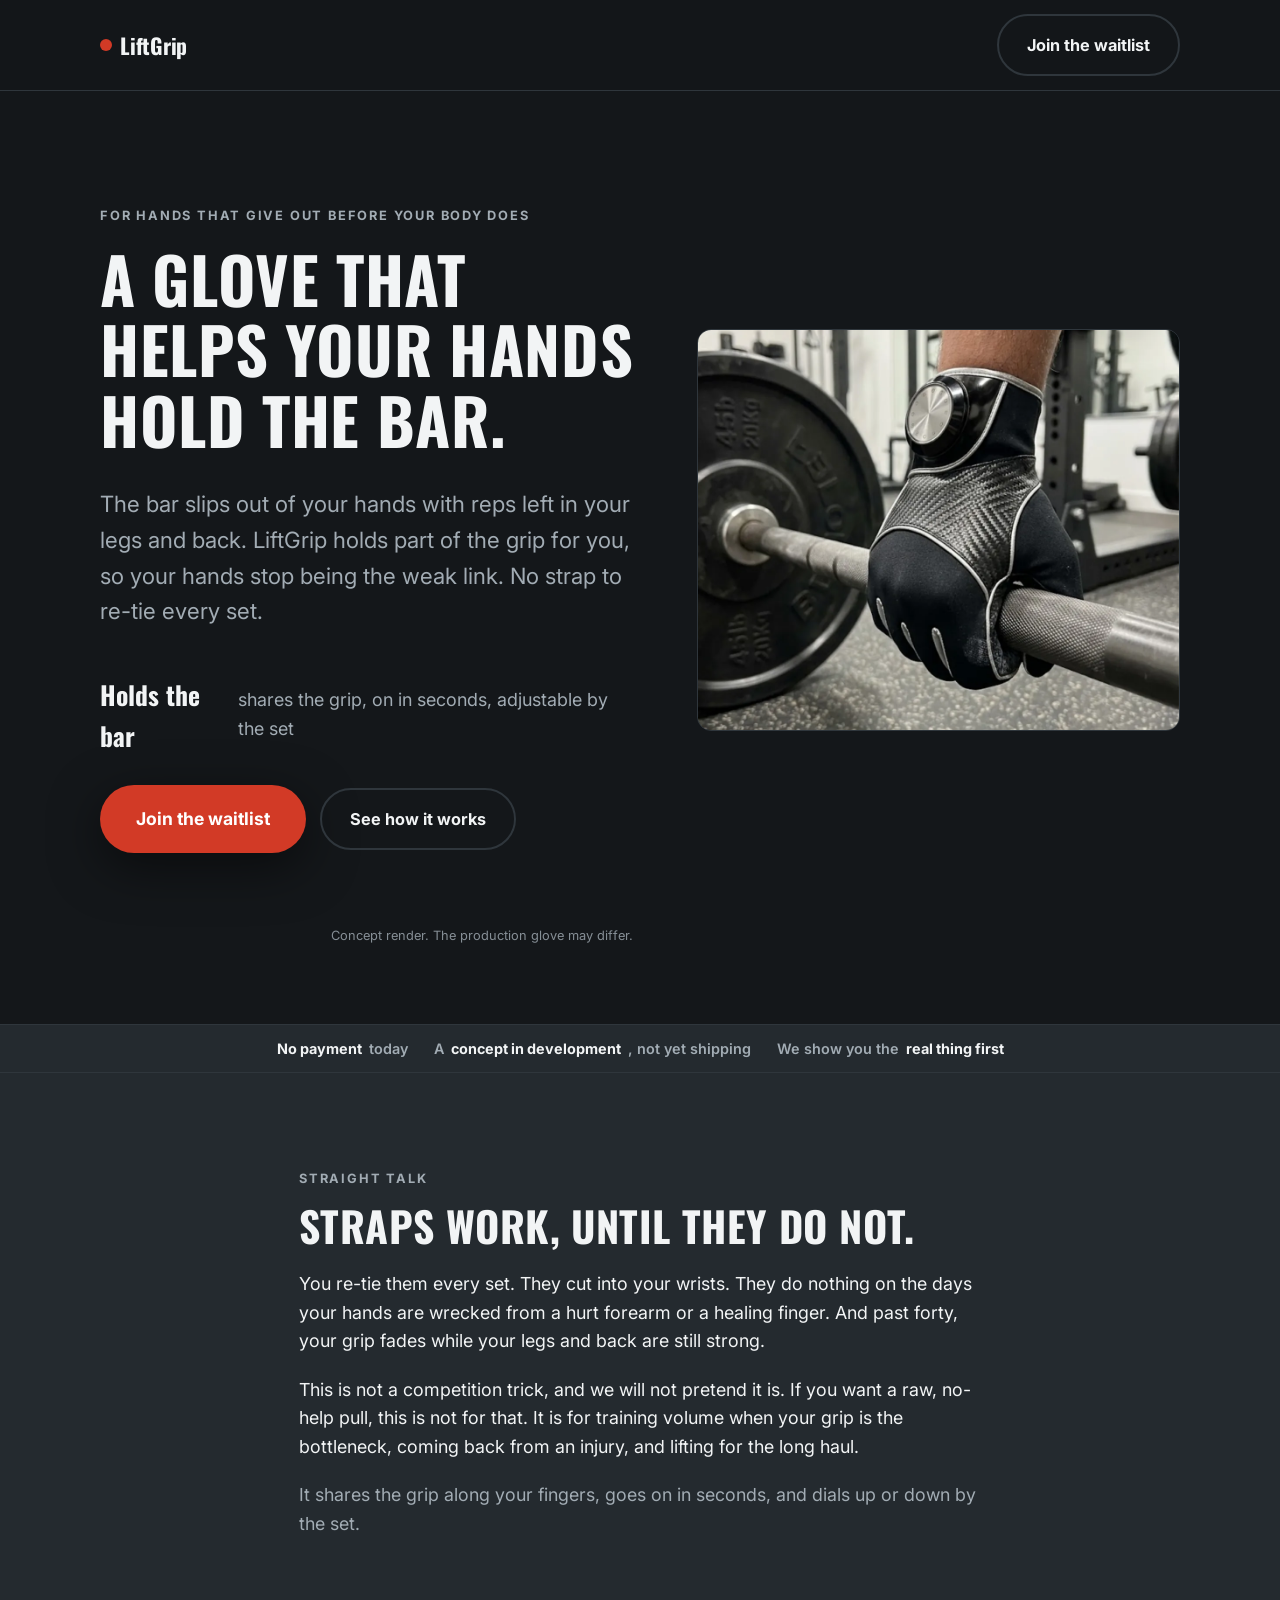
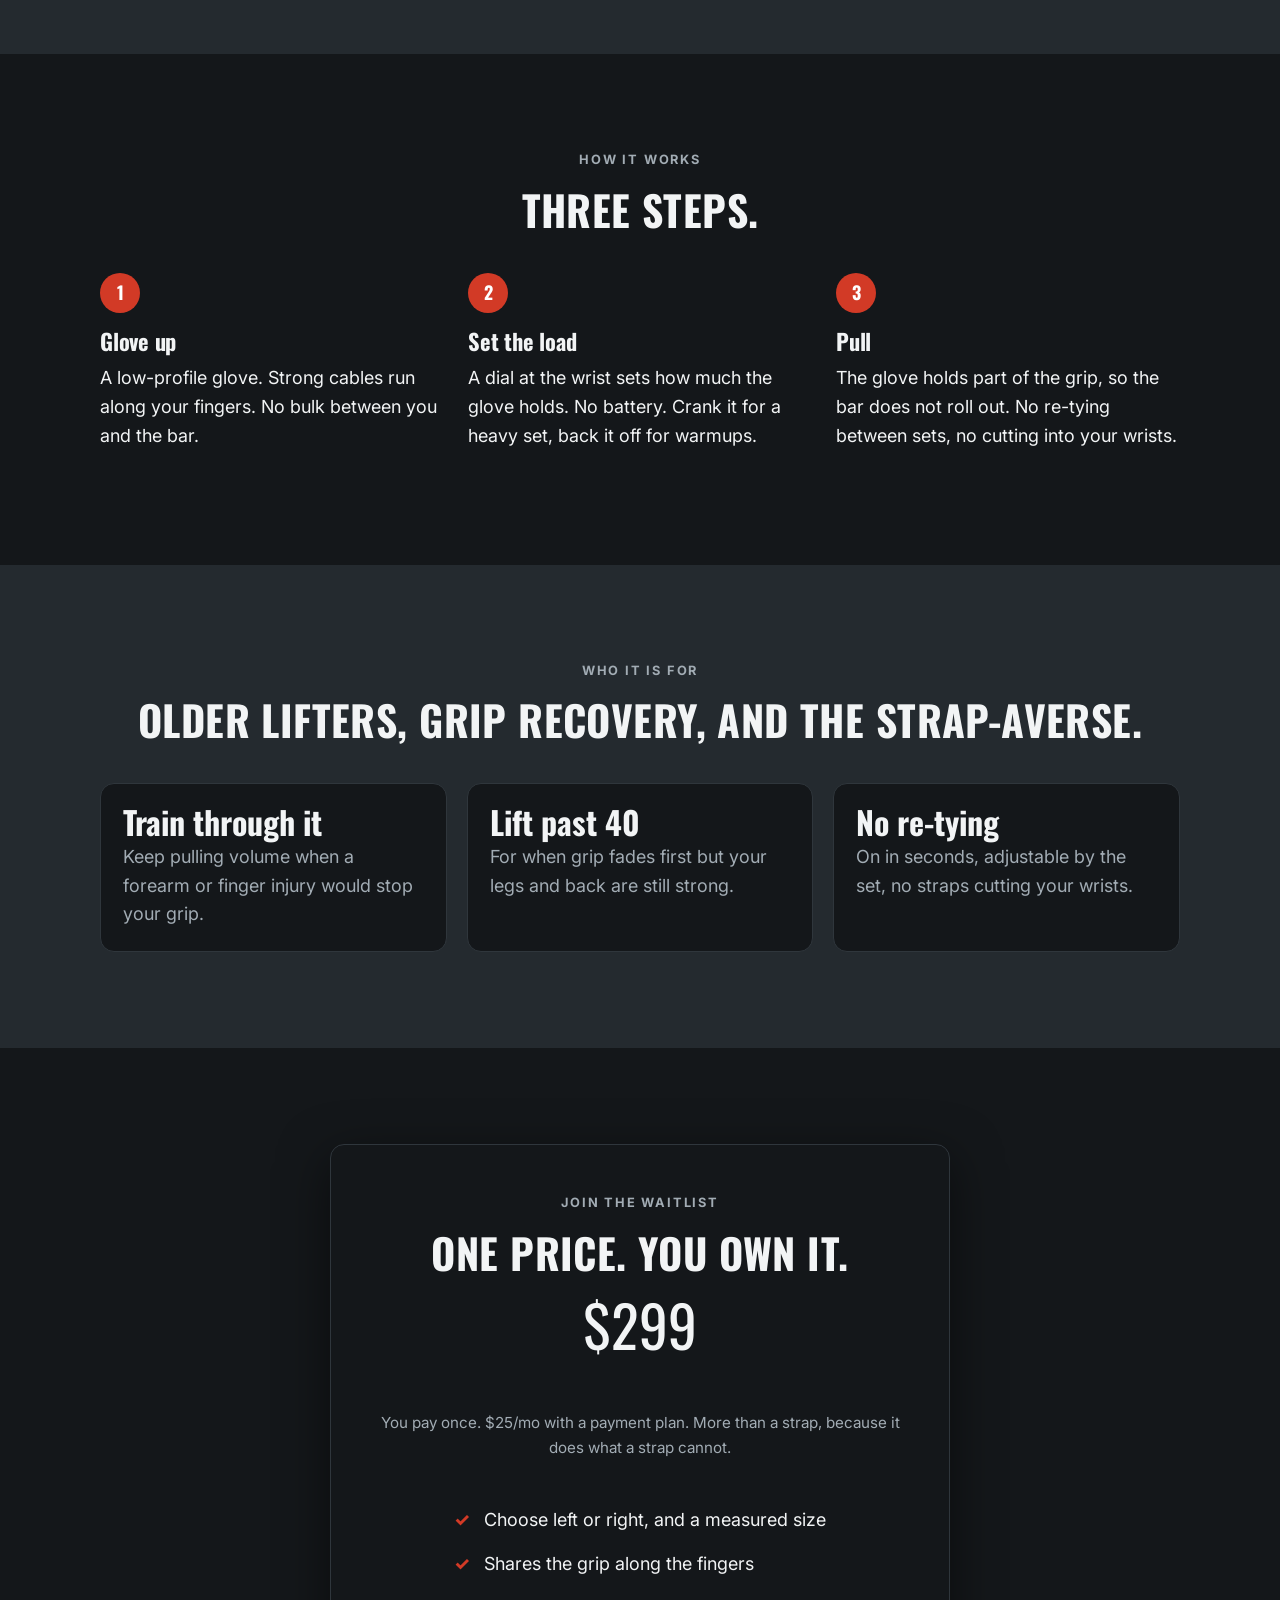
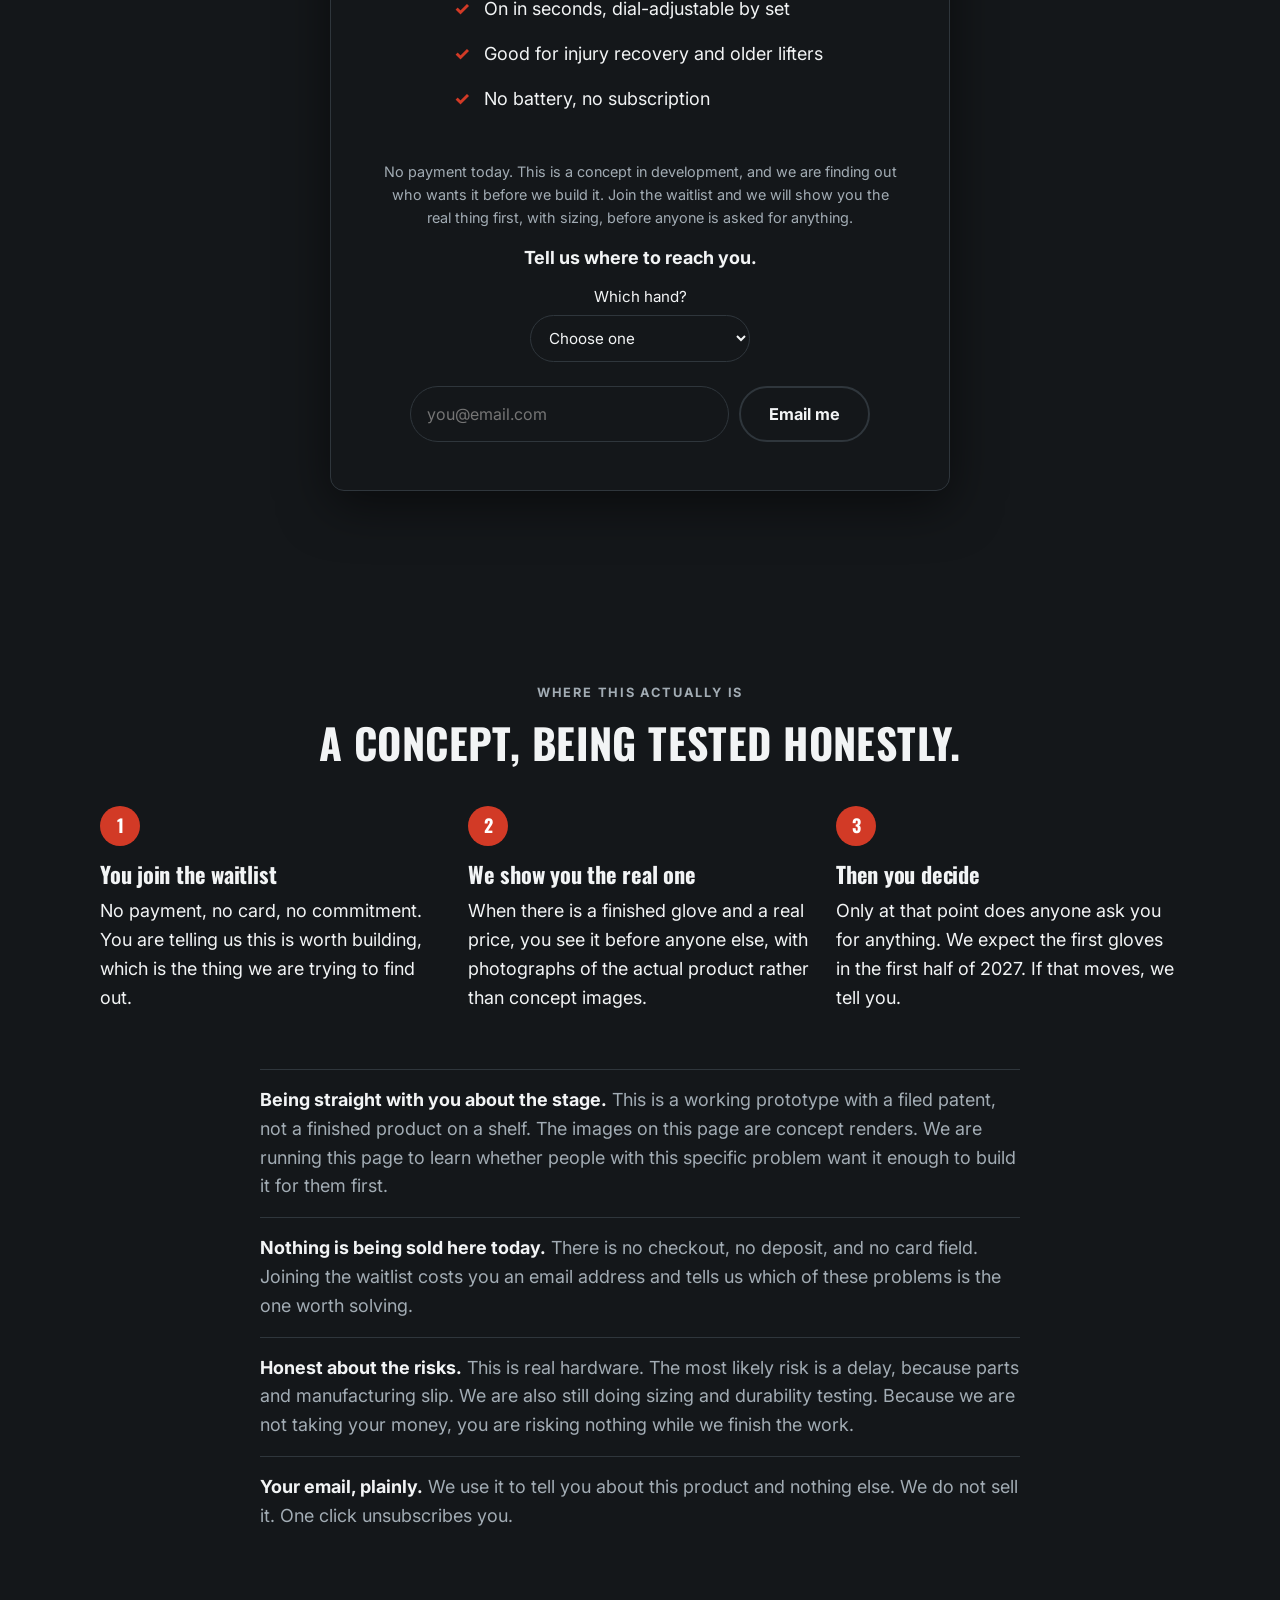
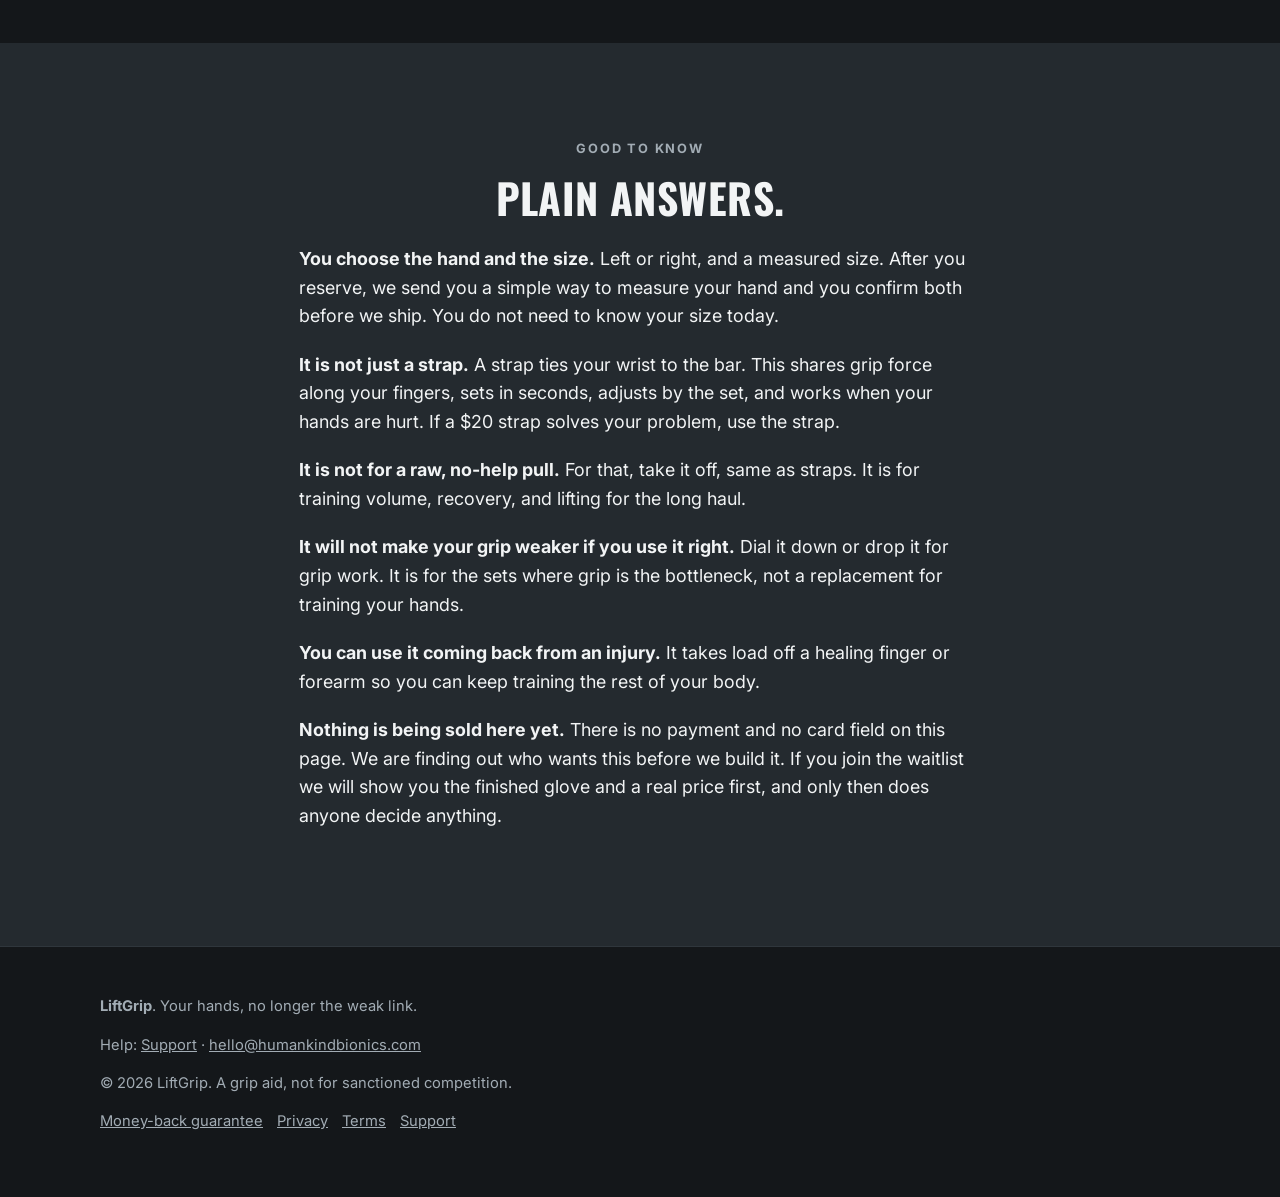
<file: liftgrip/index.html>
<!doctype html>
<html lang="en">
<head>
<meta charset="utf-8" />
<meta name="viewport" content="width=device-width, initial-scale=1" />
<title>LiftGrip: a glove that helps your hands hold the bar</title>
<meta name="description" content="A grip glove for lifters whose hands give out before their body does: older lifters, grip-injury recovery, and anyone tired of re-tying straps every set." />
<meta name="robots" content="noindex" />
<link rel="preconnect" href="https://fonts.googleapis.com" />
<link rel="preconnect" href="https://fonts.gstatic.com" crossorigin />
<link href="https://fonts.googleapis.com/css2?family=Oswald:wght@500;700&family=Inter:wght@400;500;700&display=swap" rel="stylesheet" />
<link rel="stylesheet" href="../shared/base.css" />
<style>
  :root {
    --bg: #14171a;
    --surface: #242a2f;
    --ink: #f2f4f5;
    --ink-soft: #a2acb4;
    --accent: #d23a26;
    --accent-ink: #ffffff;
    --line: #2f363c;
    --shadow: 0 14px 50px rgba(0,0,0,.5);
    --font-head: "Oswald", system-ui, sans-serif;
    --font-body: "Inter", system-ui, sans-serif;
  }
  h1, h2 { text-transform: uppercase; letter-spacing: 0.01em; }
  .btn--ghost { color: var(--ink); border-color: var(--line); }
  .btn--ghost:hover { border-color: var(--ink); }
</style>
</head>
<body>

<nav class="nav">
  <div class="nav__inner">
    <span class="brand"><span class="brand__dot"></span> LiftGrip</span>
    <a class="btn btn--ghost" href="#reserve">Join the waitlist</a>
  </div>
</nav>


<main id="content">
<header class="hero wrap" data-section="hero">
  <div class="hero__grid">
    <div>
      <p class="eyebrow">For hands that give out before your body does</p>
      <div data-copy="a">
        <h1>A glove that helps your hands hold the bar.</h1>
        <p class="lead">The bar slips out of your hands with reps left in your legs and back. LiftGrip holds part of the grip for you, so your hands stop being the weak link. No strap to re-tie every set.</p>
      </div>
      <div data-copy="b">
        <h1>For when your hands cannot hold what your body can lift.</h1>
        <p class="lead">Coming back from a hand or forearm injury, or lifting into your fifties, the grip goes first. LiftGrip holds the bar for you, so you keep training while your hands catch up.</p>
      </div>
      <div class="hero__proof">
        <b>Holds the bar</b><span class="muted">shares the grip, on in seconds, adjustable by the set</span>
      </div>
      <div class="btn-row" style="margin-top:1.8rem">
        <a class="btn btn--primary btn--big" href="#reserve" data-cta="hero">Join the waitlist</a>
        <a class="btn btn--ghost" href="#how">See how it works</a>
      </div>
    </div>
    <div class="hero__media">
      <img src="bar-hold.webp" alt="A gloved hand gripping a loaded barbell in a gym."
           width="1100" height="922" decoding="async" fetchpriority="high" />
    </div>
      <p class="render-note">Concept render. The production glove may differ.</p>
  </div>
</header>

<section class="section section--tint" data-section="problem">
  <div class="wrap">
    <div class="story">
        <p class="eyebrow">Straight talk</p>
        <h2>Straps work, until they do not.</h2>
        <p>You re-tie them every set. They cut into your wrists. They do nothing on the days your hands are wrecked from a hurt forearm or a healing finger. And past forty, your grip fades while your legs and back are still strong.</p>
        <p>This is not a competition trick, and we will not pretend it is. If you want a raw, no-help pull, this is not for that. It is for training volume when your grip is the bottleneck, coming back from an injury, and lifting for the long haul.</p>
        <p class="muted">It shares the grip along your fingers, goes on in seconds, and dials up or down by the set.</p>
      </div>
  </div>
</section>

<section class="section" id="how" data-section="how">
  <div class="wrap">
    <p class="eyebrow center" style="text-align:center">How it works</p>
    <h2 class="center">Three steps.</h2>
    <div class="steps" style="margin-top:2.5rem">
      <div class="step"><div class="step__n">1</div><h3>Glove up</h3><p>A low-profile glove. Strong cables run along your fingers. No bulk between you and the bar.</p></div>
      <div class="step"><div class="step__n">2</div><h3>Set the load</h3><p>A dial at the wrist sets how much the glove holds. No battery. Crank it for a heavy set, back it off for warmups.</p></div>
      <div class="step"><div class="step__n">3</div><h3>Pull</h3><p>The glove holds part of the grip, so the bar does not roll out. No re-tying between sets, no cutting into your wrists.</p></div>
    </div>
  </div>
</section>

<section class="section section--tint" data-section="proof">
  <div class="wrap center">
    <p class="eyebrow">Who it is for</p>
    <h2 class="center">Older lifters, grip recovery, and the strap-averse.</h2>
    <div class="stats" style="margin-top:2.5rem;text-align:left">
      <div class="stat"><b>Train through it</b><span class="muted">Keep pulling volume when a forearm or finger injury would stop your grip.</span></div>
      <div class="stat"><b>Lift past 40</b><span class="muted">For when grip fades first but your legs and back are still strong.</span></div>
      <div class="stat"><b>No re-tying</b><span class="muted">On in seconds, adjustable by the set, no straps cutting your wrists.</span></div>
    </div>
  </div>
</section>

<section class="section" id="reserve" data-section="reserve">
  <div class="wrap">
    <div class="offer">
      <p class="eyebrow" style="justify-content:center">Join the waitlist</p>
      <h2>One price. You own it.</h2>
      <p class="offer__price" data-price>$299</p>
      <p class="offer__note">You pay once. <span data-price-monthly>$25/mo</span> with a payment plan. More than a strap, because it does what a strap cannot.</p>
      <ul class="offer__list">
        <li>Choose left or right, and a measured size</li>
        <li>Shares the grip along the fingers</li>
        <li>On in seconds, dial-adjustable by set</li>
        <li>Good for injury recovery and older lifters</li>
        <li>No battery, no subscription</li>
      </ul>
      <p class="deposit-note">No payment today. This is a concept in development, and we are finding out who wants it before we build it. Join the waitlist and we will show you the real thing first, with sizing, before anyone is asked for anything.</p>
      <p style="margin-bottom:.8rem"><b>Tell us where to reach you.</b></p>
      <form class="emailform" style="margin:0 auto;justify-content:center" data-email-form="offer" action="https://formspree.io/f/XXXXXXXX" method="POST">
        <label style="display:block;margin:0 0 .9rem;font-size:.95rem">Which hand?
          <select name="hand" required aria-label="Which hand" style="display:block;margin-top:.35rem;padding:12px 14px;border-radius:999px;border:1px solid var(--line);font:inherit;background:var(--bg);color:var(--ink);min-width:220px">
            <option value="">Choose one</option>
            <option>Left</option><option>Right</option><option>Both</option>
          </select>
        </label>
        <input type="email" name="email" placeholder="you@email.com" required aria-label="Email address" />
        <button class="btn btn--ghost" type="submit">Email me</button>
      </form>
      <p data-form-status role="status" hidden></p>
    </div>
  </div>
</section>

<section class="section section--tint" data-section="faq">
  <div class="wrap">
    <p class="eyebrow center" style="text-align:center">Good to know</p>
    <h2 class="center">Plain answers.</h2>
    <div class="story" style="margin-top:1.5rem">
      <p><b>You choose the hand and the size.</b> Left or right, and a measured size. After you reserve, we send you a simple way to measure your hand and you confirm both before we ship. You do not need to know your size today.</p>
      <p><b>It is not just a strap.</b> A strap ties your wrist to the bar. This shares grip force along your fingers, sets in seconds, adjusts by the set, and works when your hands are hurt. If a $20 strap solves your problem, use the strap.</p>
      <p><b>It is not for a raw, no-help pull.</b> For that, take it off, same as straps. It is for training volume, recovery, and lifting for the long haul.</p>
      <p><b>It will not make your grip weaker if you use it right.</b> Dial it down or drop it for grip work. It is for the sets where grip is the bottleneck, not a replacement for training your hands.</p>
      <p><b>You can use it coming back from an injury.</b> It takes load off a healing finger or forearm so you can keep training the rest of your body.</p>
      <p><b>Nothing is being sold here yet.</b> There is no payment and no card field on this page. We are finding out who wants this before we build it. If you join the waitlist we will show you the finished glove and a real price first, and only then does anyone decide anything.</p>
    </div>
  </div>
</section>

</main>

<footer class="footer">
  <div class="wrap">
    <p><b>LiftGrip</b>. Your hands, no longer the weak link.</p>
    <p>Help: <a href="../support/">Support</a> · <a href="mailto:hello@humankindbionics.com">hello@humankindbionics.com</a></p>
    <p class="muted">© <span data-year>2026</span> LiftGrip. A grip aid, not for sanctioned competition.</p>
  </div>
</footer>

<div class="sticky-cta">
  <span><b data-price>$299</b> · <span class="muted">no payment today</span></span>
  <a class="btn btn--primary" href="#reserve" data-cta="sticky">Join the waitlist</a>
</div>

<script>
  window.HKB_CONFIG = {
    brand: "liftgrip",
    ga4Id: "G-XXXXXXXXXX",
    metaPixelId: "XXXXXXXXXX",
    plausibleDomain: "",
    stripeDeposit: "https://buy.stripe.com/XXXXXXXX",
    prices: {
      "199": { amount: 199, label: "$199", monthly: "$17/mo" },
      "299": { amount: 299, label: "$299", monthly: "$25/mo" },
      "399": { amount: 399, label: "$399", monthly: "$34/mo" }
    },
    defaultPrice: "299",
    defaultCopy: "a"
  };
</script>
<script src="../shared/app.js"></script>
</body>
</html>
</file>
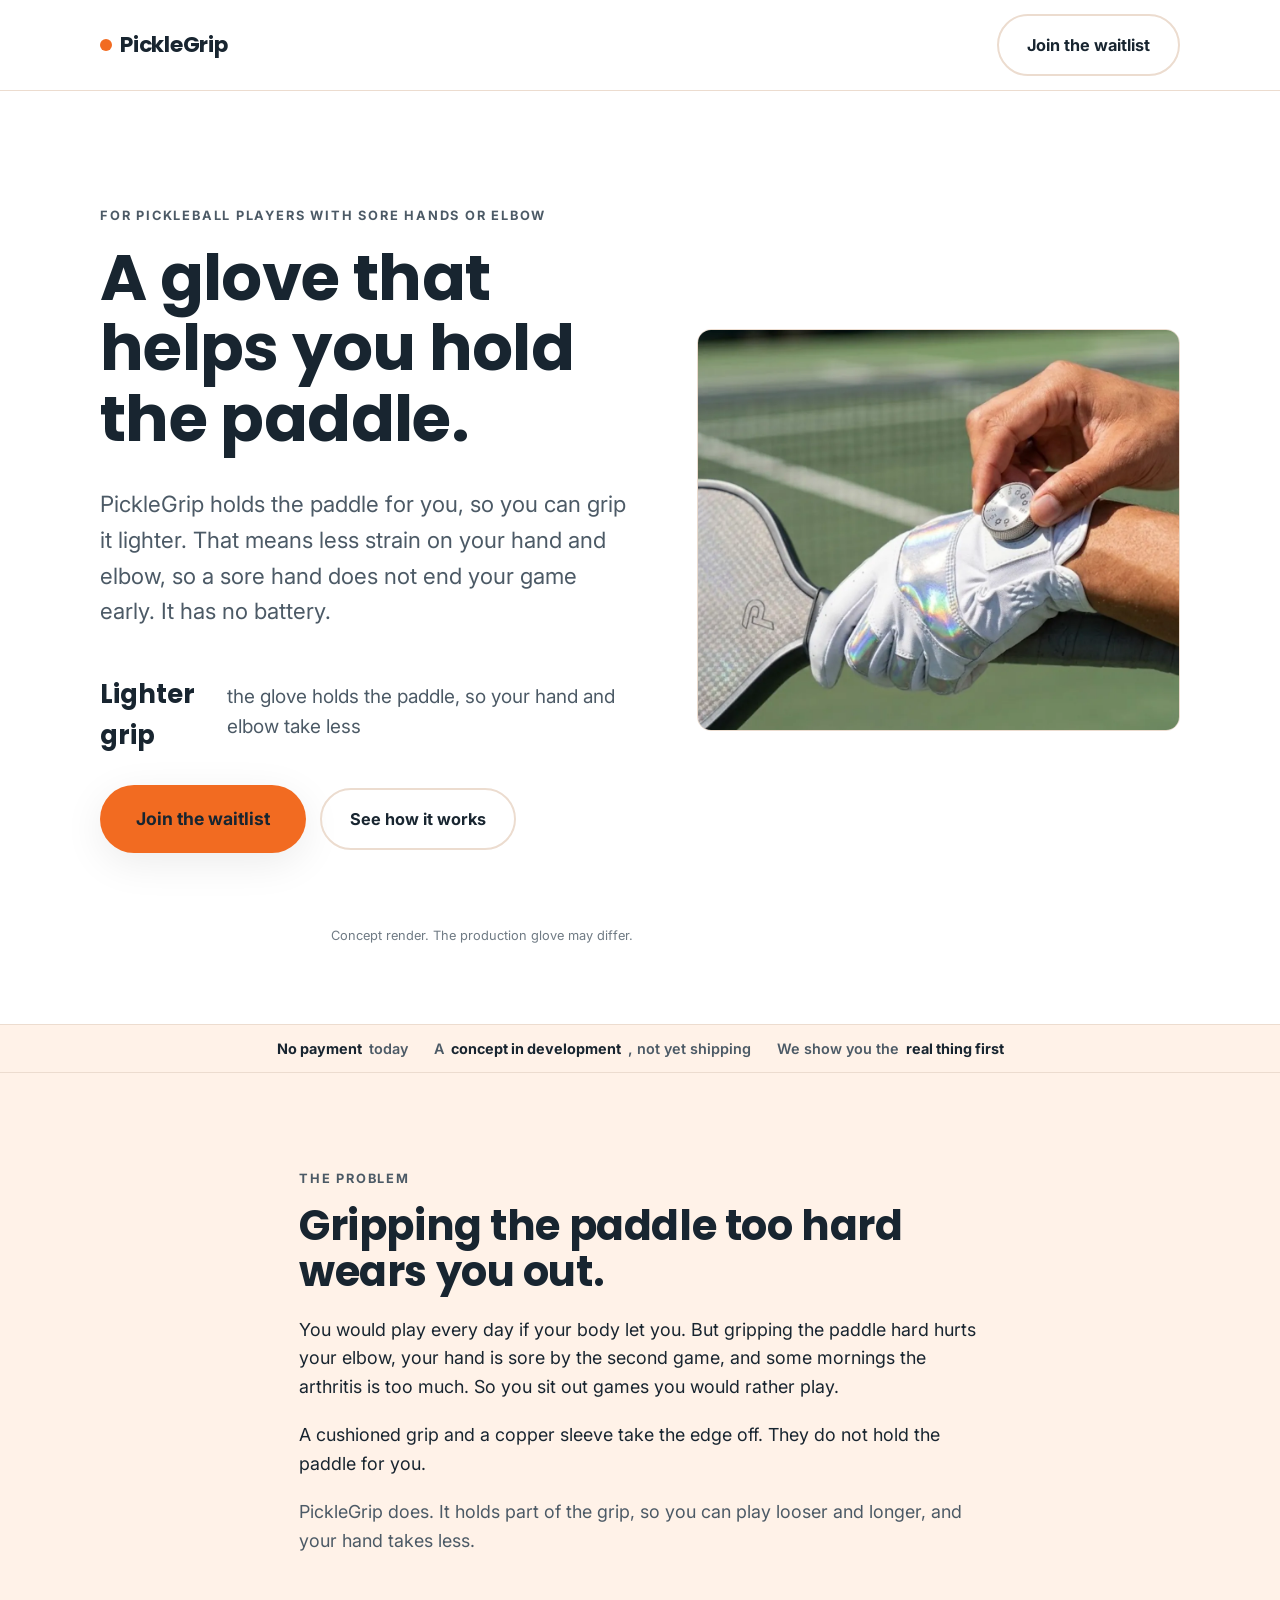
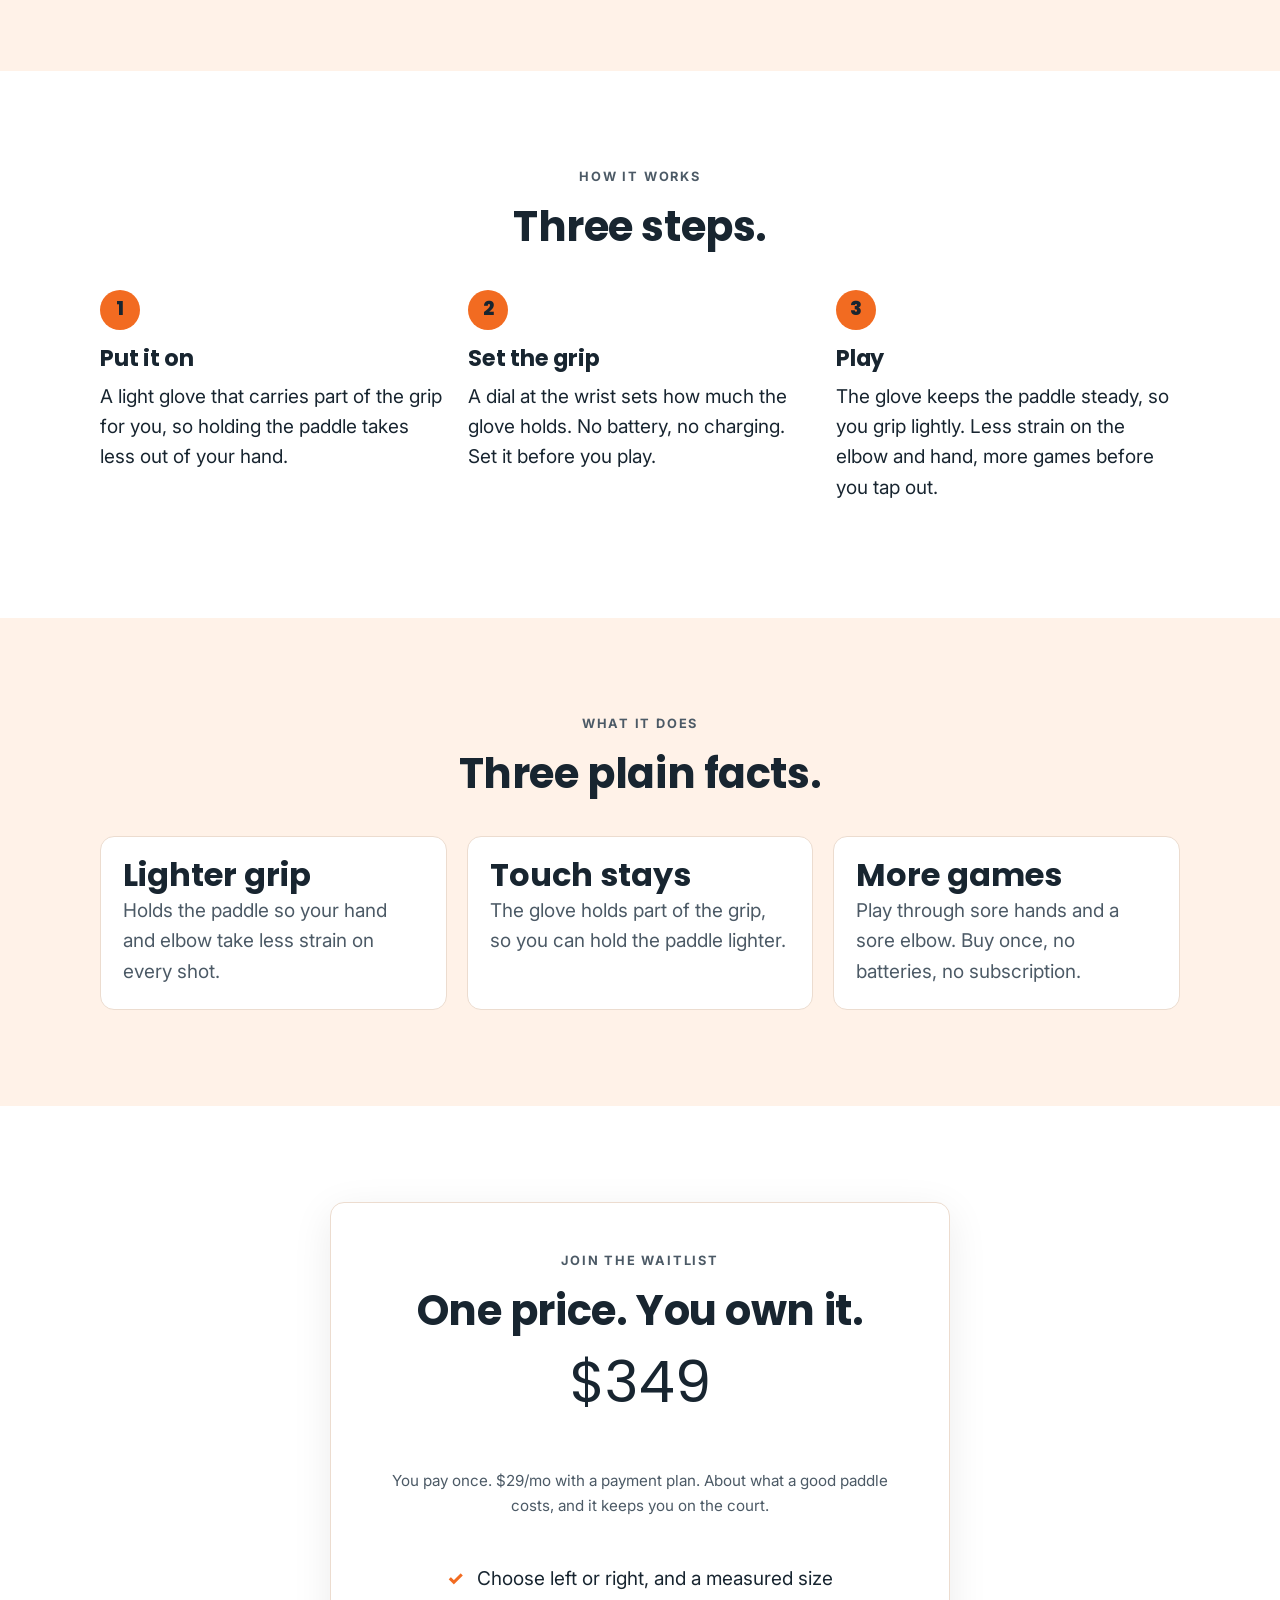
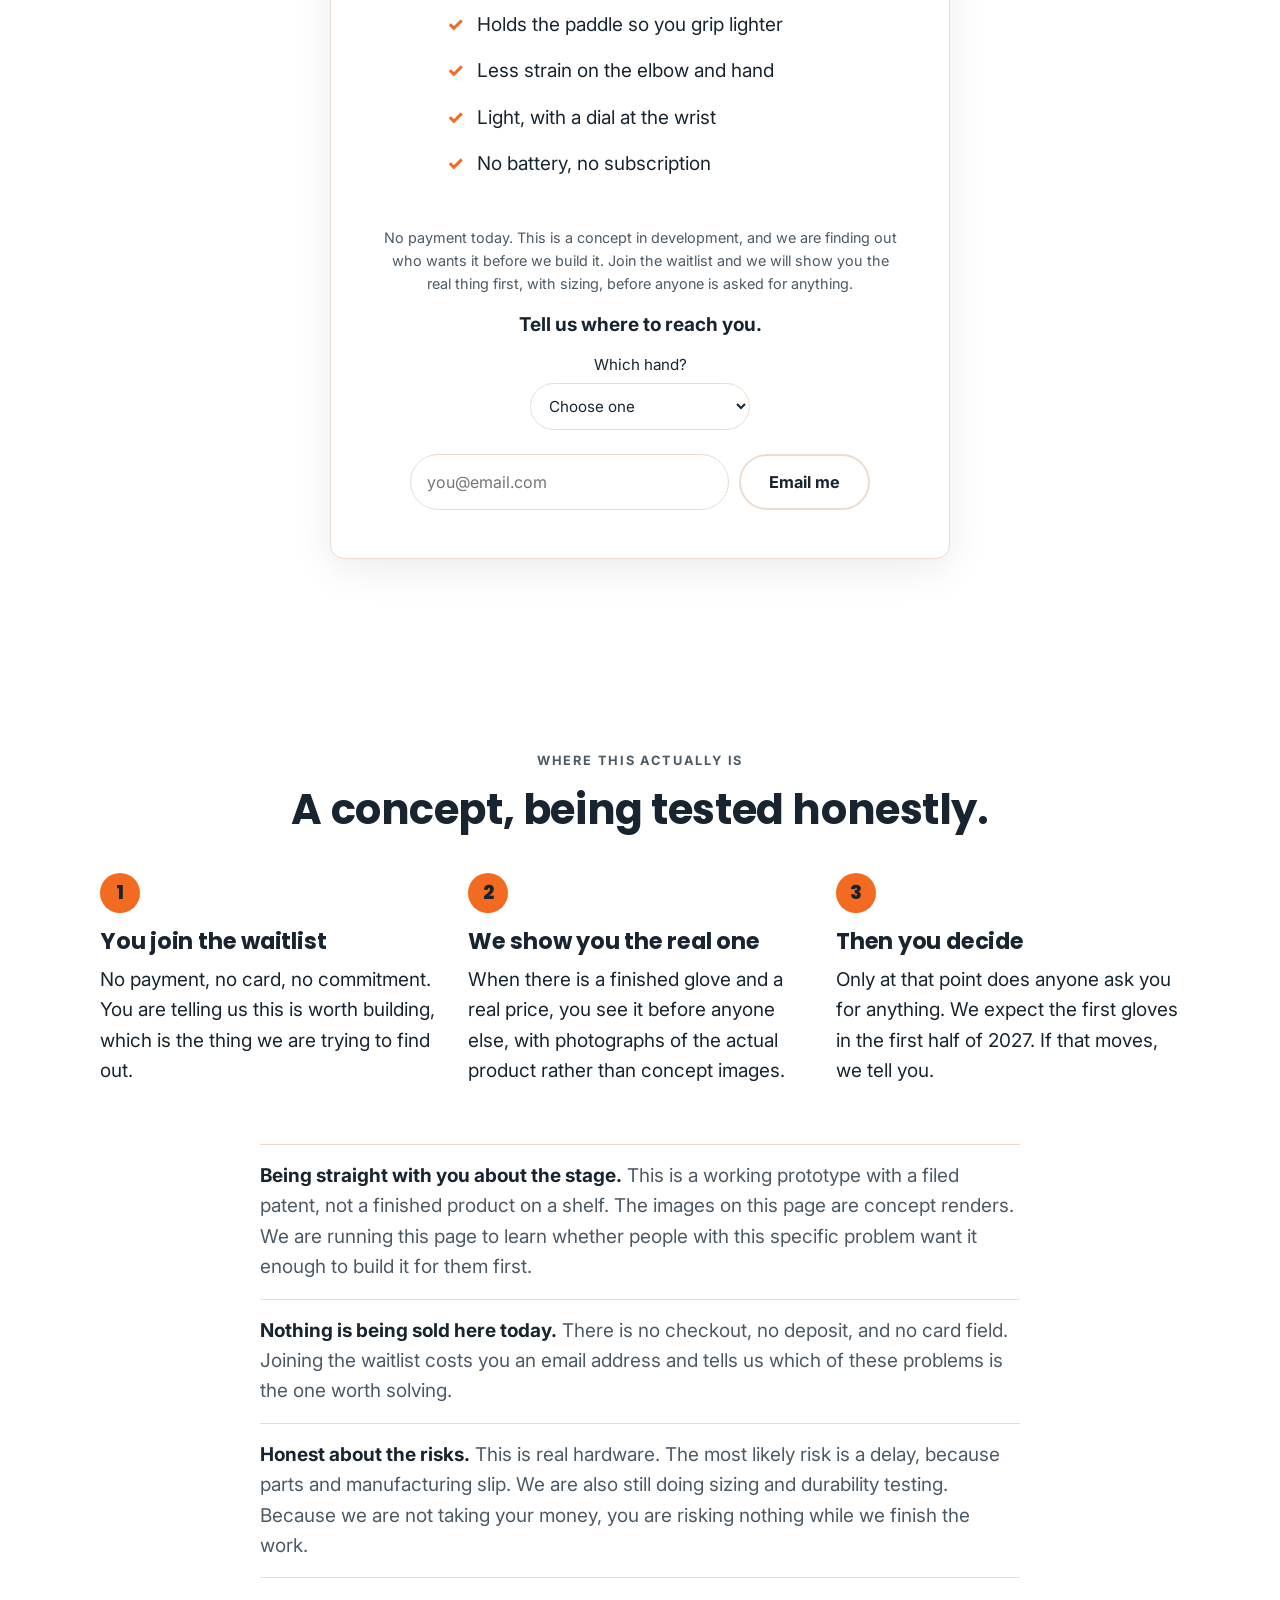
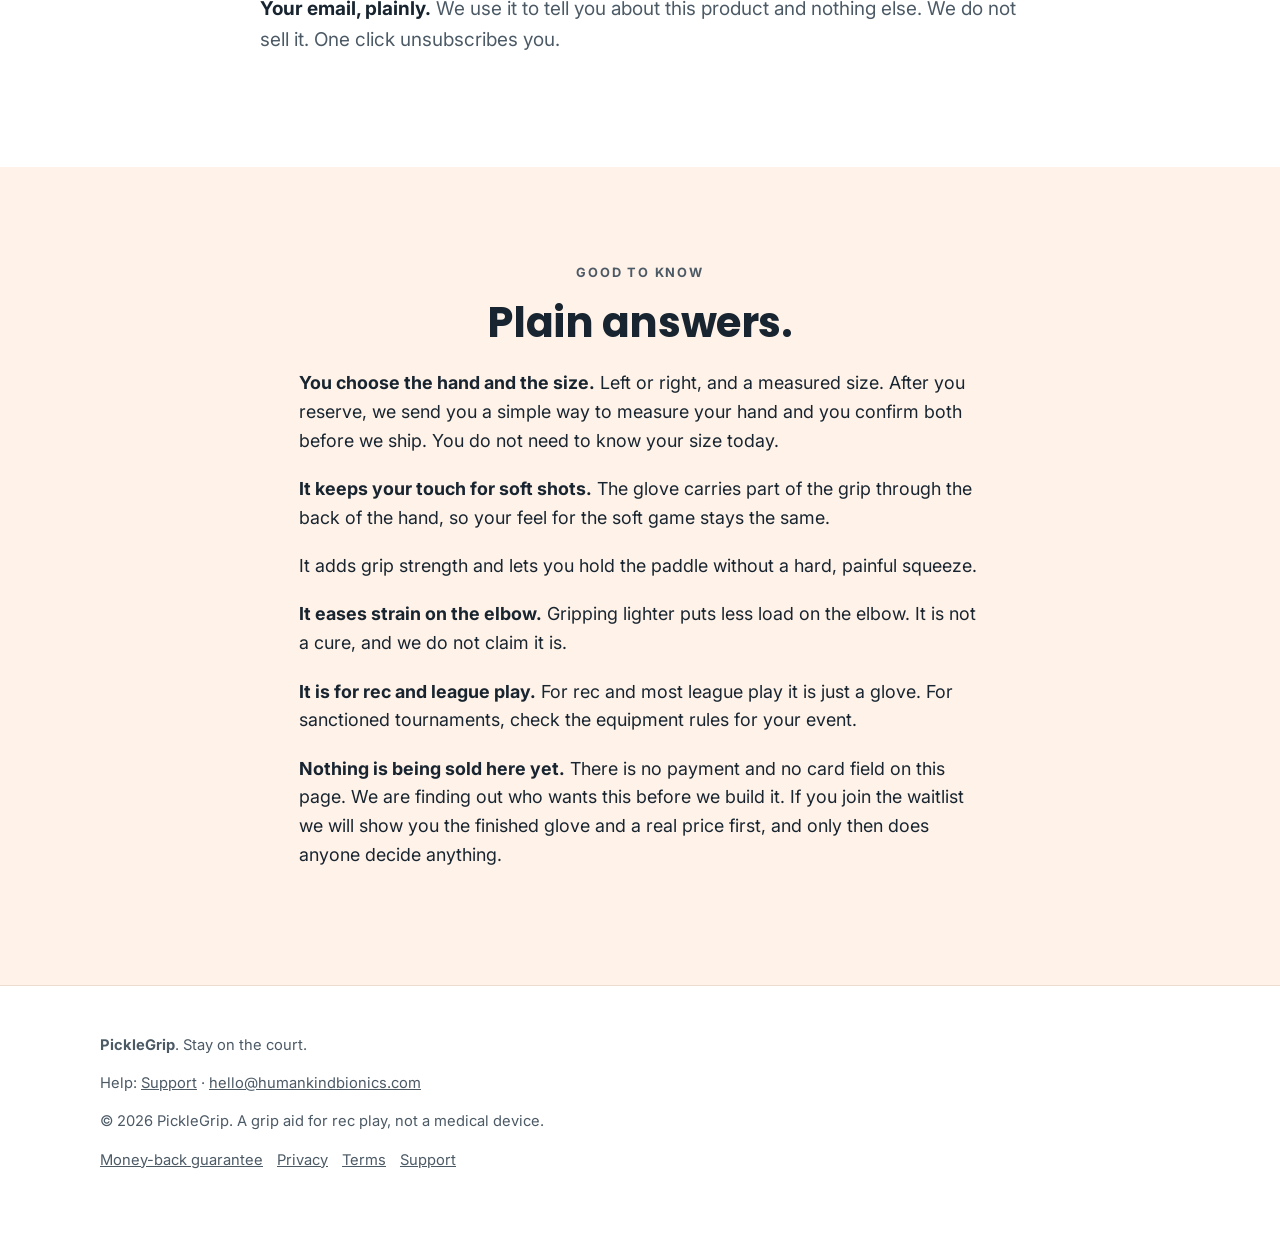
<file: picklegrip/index.html>
<!doctype html>
<html lang="en">
<head>
<meta charset="utf-8" />
<meta name="viewport" content="width=device-width, initial-scale=1" />
<title>PickleGrip: a glove that helps you hold the pickleball paddle</title>
<meta name="description" content="A glove that holds the pickleball paddle for you, so you grip it lighter. Less strain on your hand and elbow, so you can keep playing. No battery." />
<meta name="robots" content="noindex" />
<link rel="preconnect" href="https://fonts.googleapis.com" />
<link rel="preconnect" href="https://fonts.gstatic.com" crossorigin />
<link href="https://fonts.googleapis.com/css2?family=Poppins:wght@600;700&family=Inter:wght@400;500;700&display=swap" rel="stylesheet" />
<link rel="stylesheet" href="../shared/base.css" />
<style>
  :root {
    --bg: #ffffff;
    --surface: #fff2e8;
    --ink: #182530;
    --ink-soft: #4c5a66;
    --accent: #f26b21;
    --accent-ink: #182530;
    --line: #ecdccf;
    --font-head: "Poppins", system-ui, sans-serif;
    --font-body: "Inter", system-ui, sans-serif;
  }
  body { font-size: 19px; }
</style>
</head>
<body>

<nav class="nav">
  <div class="nav__inner">
    <span class="brand"><span class="brand__dot"></span> PickleGrip</span>
    <a class="btn btn--ghost" href="#reserve">Join the waitlist</a>
  </div>
</nav>


<main id="content">
<header class="hero wrap" data-section="hero">
  <div class="hero__grid">
    <div>
      <p class="eyebrow">For pickleball players with sore hands or elbow</p>
      <div data-copy="a">
        <h1>A glove that helps you hold the paddle.</h1>
        <p class="lead">PickleGrip holds the paddle for you, so you can grip it lighter. That means less strain on your hand and elbow, so a sore hand does not end your game early. It has no battery.</p>
      </div>
      <div data-copy="b">
        <h1>Keep playing without your hand and elbow paying for it.</h1>
        <p class="lead">Gripping the paddle too hard tires your hand and hurts your elbow. PickleGrip holds part of the grip for you, so you can play longer with less strain.</p>
      </div>
      <div class="hero__proof">
        <b>Lighter grip</b><span class="muted">the glove holds the paddle, so your hand and elbow take less</span>
      </div>
      <div class="btn-row" style="margin-top:1.8rem">
        <a class="btn btn--primary btn--big" href="#reserve" data-cta="hero">Join the waitlist</a>
        <a class="btn btn--ghost" href="#how">See how it works</a>
      </div>
    </div>
    <div class="hero__media">
      <img src="kitchen-line.webp" alt="A gloved hand holding a pickleball paddle on a court while the other hand turns the dial at the wrist."
           width="1140" height="956" decoding="async" fetchpriority="high" />
    </div>
      <p class="render-note">Concept render. The production glove may differ.</p>
  </div>
</header>

<section class="section section--tint" data-section="problem">
  <div class="wrap">
    <div class="story">
        <p class="eyebrow">The problem</p>
        <h2>Gripping the paddle too hard wears you out.</h2>
        <p>You would play every day if your body let you. But gripping the paddle hard hurts your elbow, your hand is sore by the second game, and some mornings the arthritis is too much. So you sit out games you would rather play.</p>
        <p>A cushioned grip and a copper sleeve take the edge off. They do not hold the paddle for you.</p>
        <p class="muted">PickleGrip does. It holds part of the grip, so you can play looser and longer, and your hand takes less.</p>
      </div>
  </div>
</section>

<section class="section" id="how" data-section="how">
  <div class="wrap">
    <p class="eyebrow center" style="text-align:center">How it works</p>
    <h2 class="center">Three steps.</h2>
    <div class="steps" style="margin-top:2.5rem">
      <div class="step"><div class="step__n">1</div><h3>Put it on</h3><p>A light glove that carries part of the grip for you, so holding the paddle takes less out of your hand.</p></div>
      <div class="step"><div class="step__n">2</div><h3>Set the grip</h3><p>A dial at the wrist sets how much the glove holds. No battery, no charging. Set it before you play.</p></div>
      <div class="step"><div class="step__n">3</div><h3>Play</h3><p>The glove keeps the paddle steady, so you grip lightly. Less strain on the elbow and hand, more games before you tap out.</p></div>
    </div>
  </div>
</section>

<section class="section section--tint" data-section="proof">
  <div class="wrap center">
    <p class="eyebrow">What it does</p>
    <h2 class="center">Three plain facts.</h2>
    <div class="stats" style="margin-top:2.5rem;text-align:left">
      <div class="stat"><b>Lighter grip</b><span class="muted">Holds the paddle so your hand and elbow take less strain on every shot.</span></div>
      <div class="stat"><b>Touch stays</b><span class="muted">The glove holds part of the grip, so you can hold the paddle lighter.</span></div>
      <div class="stat"><b>More games</b><span class="muted">Play through sore hands and a sore elbow. Buy once, no batteries, no subscription.</span></div>
    </div>
  </div>
</section>

<section class="section" id="reserve" data-section="reserve">
  <div class="wrap">
    <div class="offer">
      <p class="eyebrow" style="justify-content:center">Join the waitlist</p>
      <h2>One price. You own it.</h2>
      <p class="offer__price" data-price>$349</p>
      <p class="offer__note">You pay once. <span data-price-monthly>$29/mo</span> with a payment plan. About what a good paddle costs, and it keeps you on the court.</p>
      <ul class="offer__list">
        <li>Choose left or right, and a measured size</li>
        <li>Holds the paddle so you grip lighter</li>
        <li>Less strain on the elbow and hand</li>
        <li>Light, with a dial at the wrist</li>
        <li>No battery, no subscription</li>
      </ul>
      <p class="deposit-note">No payment today. This is a concept in development, and we are finding out who wants it before we build it. Join the waitlist and we will show you the real thing first, with sizing, before anyone is asked for anything.</p>
      <p style="margin-bottom:.8rem"><b>Tell us where to reach you.</b></p>
      <form class="emailform" style="margin:0 auto;justify-content:center" data-email-form="offer" action="https://formspree.io/f/XXXXXXXX" method="POST">
        <label style="display:block;margin:0 0 .9rem;font-size:.95rem">Which hand?
          <select name="hand" required aria-label="Which hand" style="display:block;margin-top:.35rem;padding:12px 14px;border-radius:999px;border:1px solid var(--line);font:inherit;background:var(--bg);color:var(--ink);min-width:220px">
            <option value="">Choose one</option>
            <option>Left</option><option>Right</option><option>Both</option>
          </select>
        </label>
        <input type="email" name="email" placeholder="you@email.com" required aria-label="Email address" />
        <button class="btn btn--ghost" type="submit">Email me</button>
      </form>
      <p data-form-status role="status" hidden></p>
    </div>
  </div>
</section>

<section class="section section--tint" data-section="faq">
  <div class="wrap">
    <p class="eyebrow center" style="text-align:center">Good to know</p>
    <h2 class="center">Plain answers.</h2>
    <div class="story" style="margin-top:1.5rem">
      <p><b>You choose the hand and the size.</b> Left or right, and a measured size. After you reserve, we send you a simple way to measure your hand and you confirm both before we ship. You do not need to know your size today.</p>
      <p><b>It keeps your touch for soft shots.</b> The glove carries part of the grip through the back of the hand, so your feel for the soft game stays the same.</p>
      <p><b></b> It adds grip strength and lets you hold the paddle without a hard, painful squeeze.</p>
      <p><b>It eases strain on the elbow.</b> Gripping lighter puts less load on the elbow.  It is not a cure, and we do not claim it is.</p>
      <p><b>It is for rec and league play.</b> For rec and most league play it is just a glove. For sanctioned tournaments, check the equipment rules for your event.</p>
      <p><b>Nothing is being sold here yet.</b> There is no payment and no card field on this page. We are finding out who wants this before we build it. If you join the waitlist we will show you the finished glove and a real price first, and only then does anyone decide anything.</p>
    </div>
  </div>
</section>

</main>

<footer class="footer">
  <div class="wrap">
    <p><b>PickleGrip</b>. Stay on the court.</p>
    <p>Help: <a href="../support/">Support</a> · <a href="mailto:hello@humankindbionics.com">hello@humankindbionics.com</a></p>
    <p class="muted">© <span data-year>2026</span> PickleGrip. A grip aid for rec play, not a medical device.</p>
  </div>
</footer>

<div class="sticky-cta">
  <span><b data-price>$349</b> · <span class="muted">no payment today</span></span>
  <a class="btn btn--primary" href="#reserve" data-cta="sticky">Join the waitlist</a>
</div>

<script>
  window.HKB_CONFIG = {
    brand: "picklegrip",
    ga4Id: "G-XXXXXXXXXX",
    metaPixelId: "XXXXXXXXXX",
    plausibleDomain: "",
    stripeDeposit: "https://buy.stripe.com/XXXXXXXX",
    prices: {
      "249": { amount: 249, label: "$249", monthly: "$21/mo" },
      "349": { amount: 349, label: "$349", monthly: "$29/mo" },
      "449": { amount: 449, label: "$449", monthly: "$38/mo" }
    },
    defaultPrice: "349",
    defaultCopy: "a"
  };
</script>
<script src="../shared/app.js"></script>
</body>
</html>
</file>
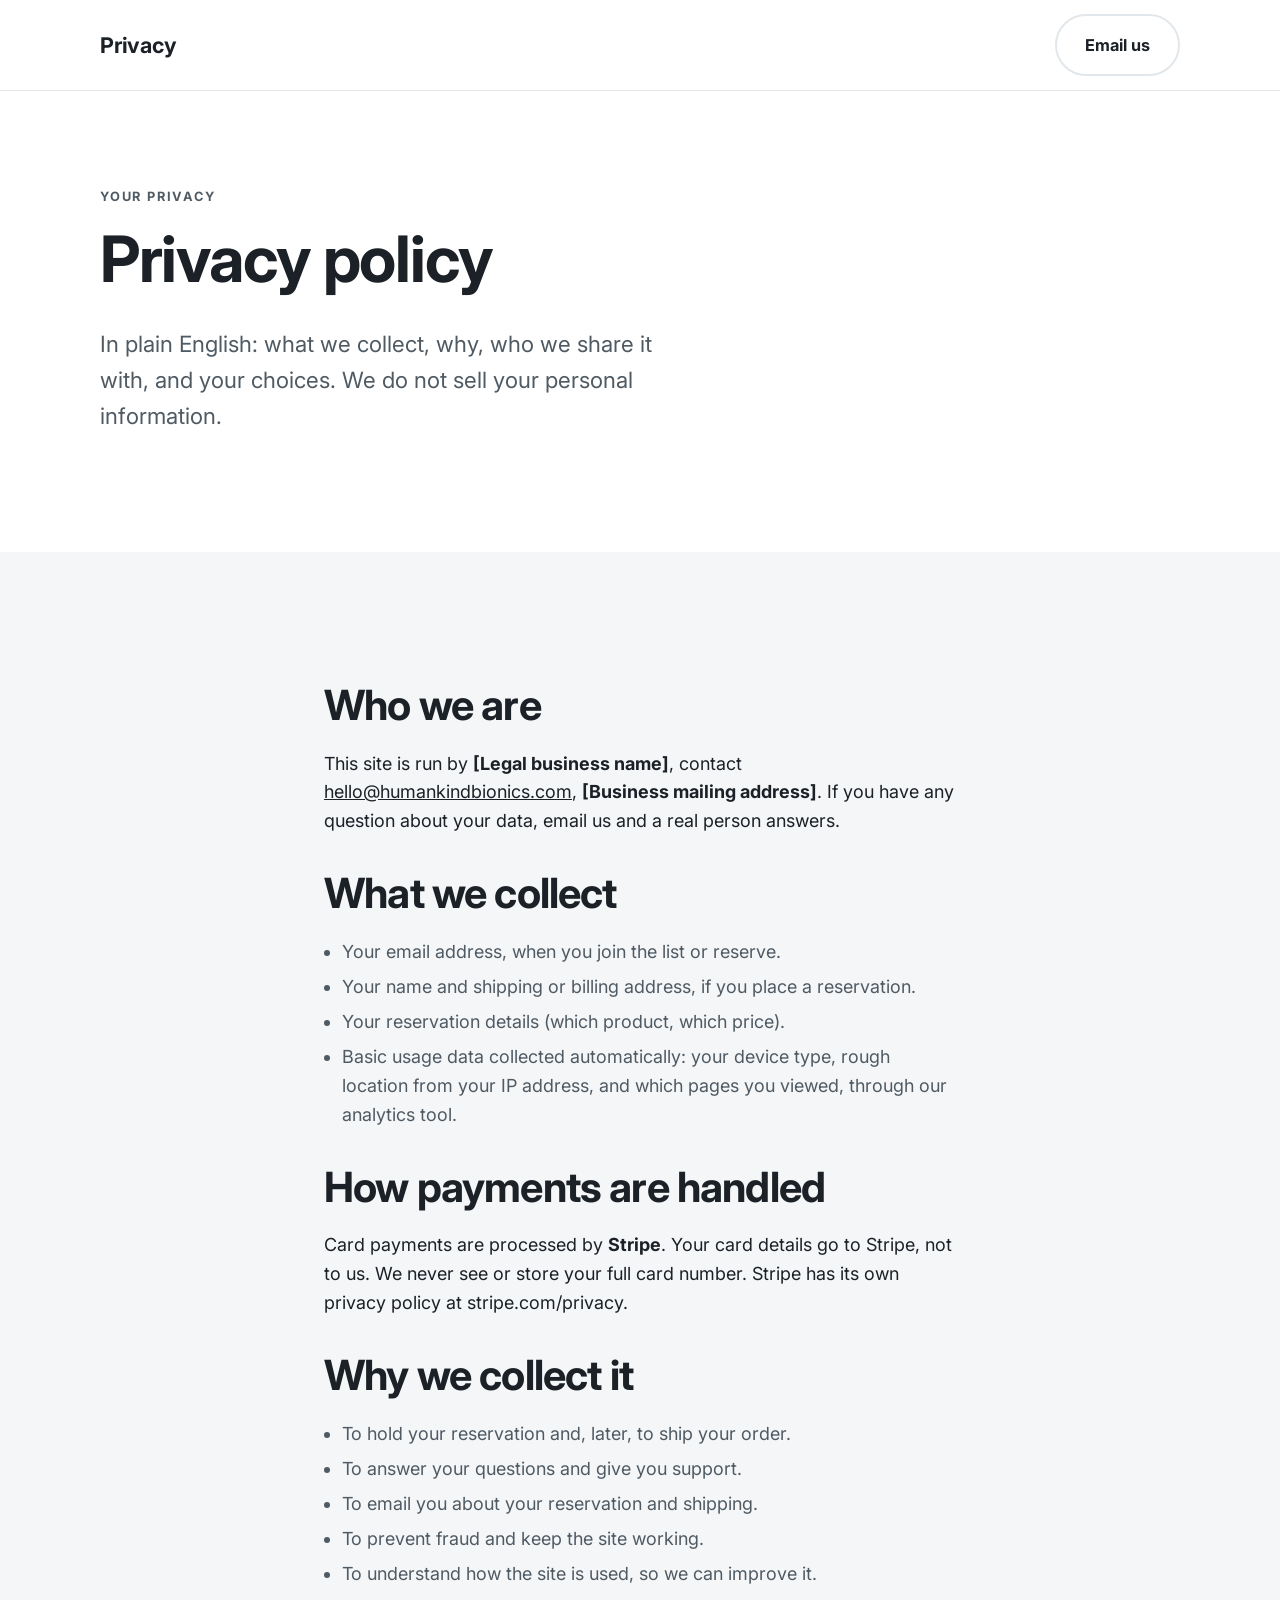
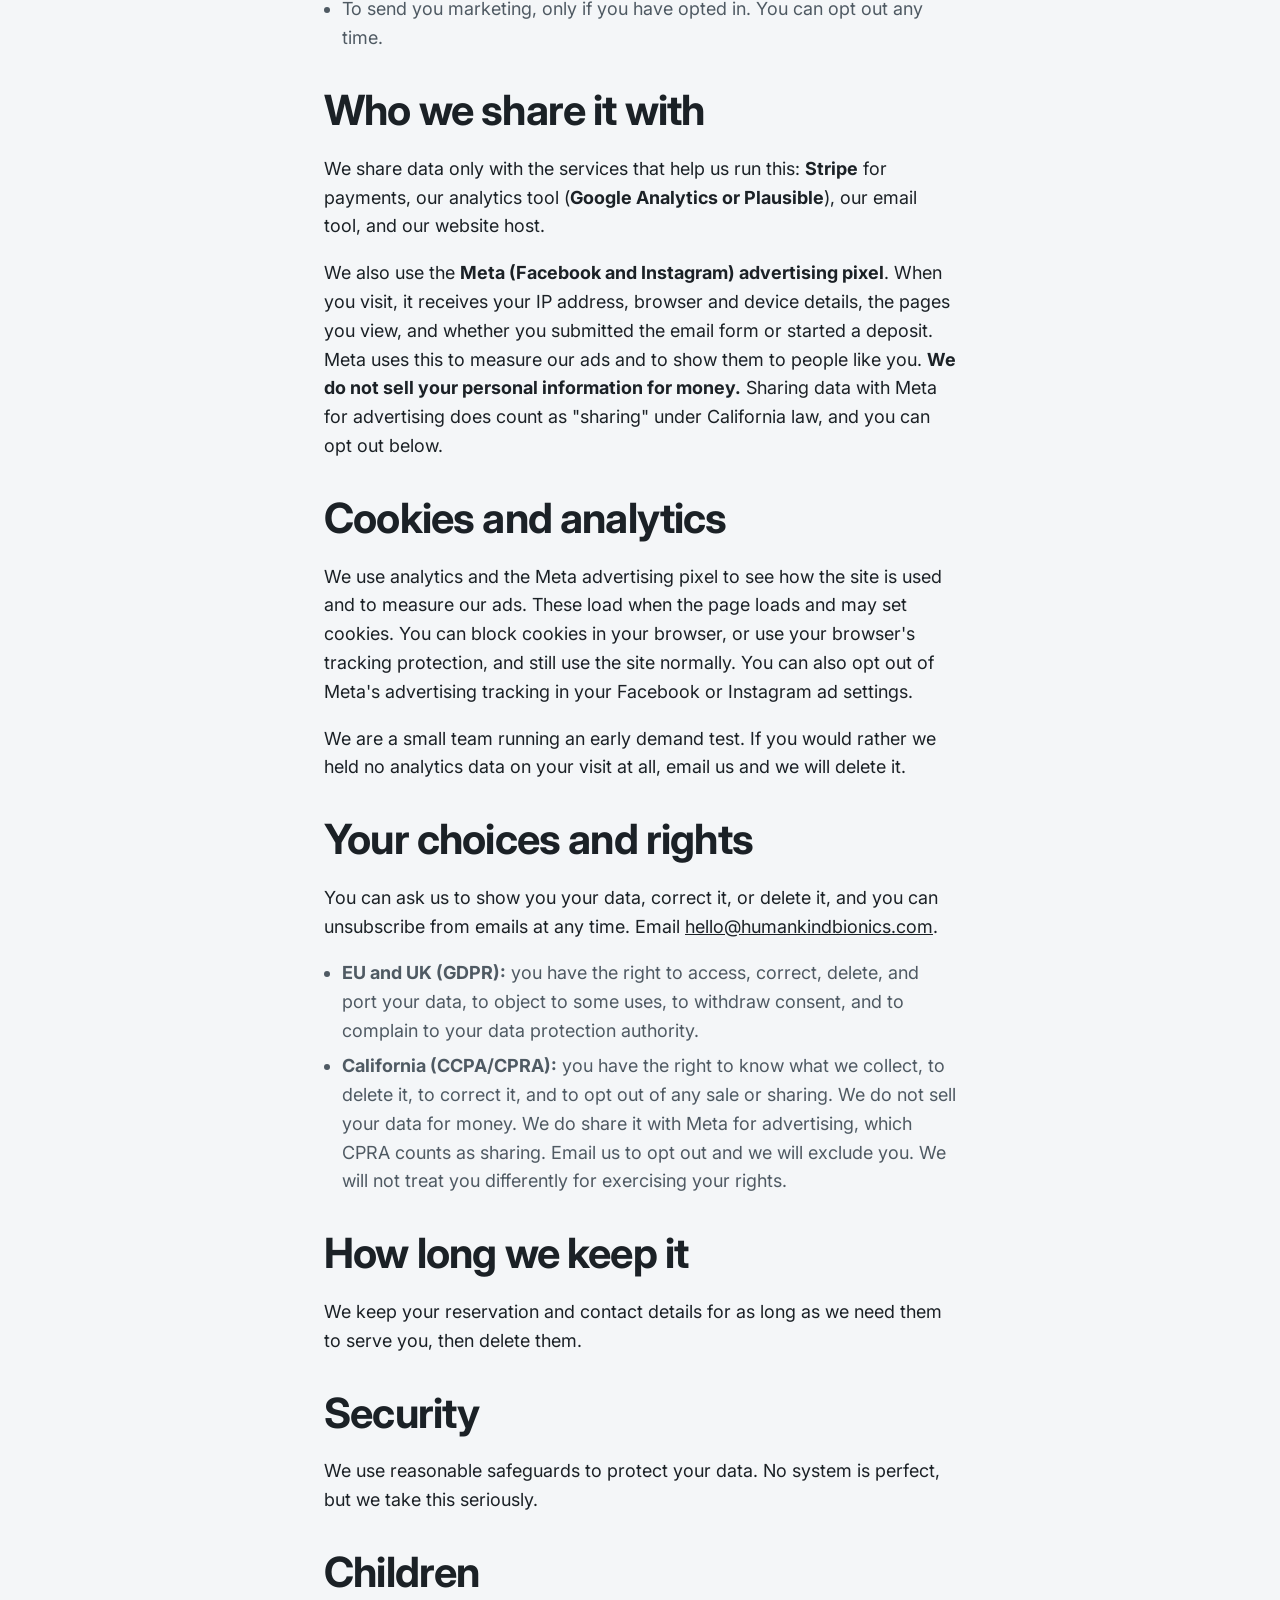
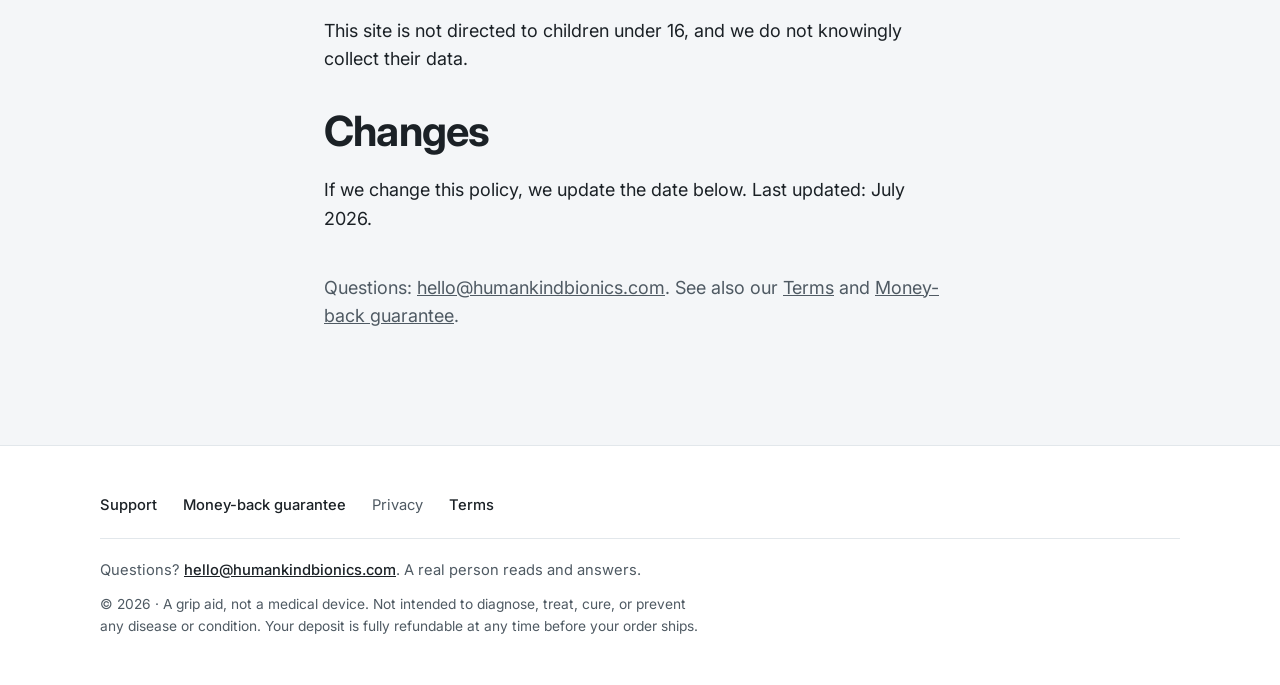
<file: privacy/index.html>
<!doctype html>
<html lang="en">
<head>
<meta charset="utf-8" />
<meta name="viewport" content="width=device-width, initial-scale=1" />
<title>Privacy policy</title>
<meta name="robots" content="noindex" />
<link rel="preconnect" href="https://fonts.googleapis.com" />
<link rel="preconnect" href="https://fonts.gstatic.com" crossorigin />
<link href="https://fonts.googleapis.com/css2?family=Inter:wght@400;500;700&display=swap" rel="stylesheet" />
<link rel="stylesheet" href="../shared/base.css" />
<style>
  :root {
    --bg: #ffffff; --surface: #f4f6f8; --ink: #1b2126; --ink-soft: #4f5a63;
    --accent: #1d4e79; --accent-ink: #ffffff; --line: #e2e7eb;
    --font-head: "Inter", system-ui, sans-serif; --font-body: "Inter", system-ui, sans-serif;
  }
  h1,h2 { letter-spacing: -0.02em; }
  .doc { max-width: 760px; }
  .doc h2 { margin-top: 2.2rem; }
  .doc ul { padding-left: 1.1rem; }
  .doc li { margin-bottom: .4rem; color: var(--ink-soft); }
</style>
</head>
<body>
<nav class="nav"><div class="nav__inner"><span class="brand">Privacy</span><a class="btn btn--ghost" href="mailto:hello@humankindbionics.com">Email us</a></div></nav>

<header class="section wrap">
  <p class="eyebrow">Your privacy</p>
  <h1>Privacy policy</h1>
  <p class="lead">In plain English: what we collect, why, who we share it with, and your choices. We do not sell your personal information.</p>
</header>

<section class="section section--tint"><div class="wrap doc">
  <h2>Who we are</h2>
  <p>This site is run by <b>[Legal business name]</b>, contact <a href="mailto:hello@humankindbionics.com">hello@humankindbionics.com</a>, <b>[Business mailing address]</b>. If you have any question about your data, email us and a real person answers.</p>

  <h2>What we collect</h2>
  <ul>
    <li>Your email address, when you join the list or reserve.</li>
    <li>Your name and shipping or billing address, if you place a reservation.</li>
    <li>Your reservation details (which product, which price).</li>
    <li>Basic usage data collected automatically: your device type, rough location from your IP address, and which pages you viewed, through our analytics tool.</li>
  </ul>

  <h2>How payments are handled</h2>
  <p>Card payments are processed by <b>Stripe</b>. Your card details go to Stripe, not to us. We never see or store your full card number. Stripe has its own privacy policy at stripe.com/privacy.</p>

  <h2>Why we collect it</h2>
  <ul>
    <li>To hold your reservation and, later, to ship your order.</li>
    <li>To answer your questions and give you support.</li>
    <li>To email you about your reservation and shipping.</li>
    <li>To prevent fraud and keep the site working.</li>
    <li>To understand how the site is used, so we can improve it.</li>
    <li>To send you marketing, only if you have opted in. You can opt out any time.</li>
  </ul>

  <h2>Who we share it with</h2>
  <p>We share data only with the services that help us run this: <b>Stripe</b> for payments, our analytics tool (<b>Google Analytics or Plausible</b>), our email tool, and our website host.</p>
  <p>We also use the <b>Meta (Facebook and Instagram) advertising pixel</b>. When you visit, it receives your IP address, browser and device details, the pages you view, and whether you submitted the email form or started a deposit. Meta uses this to measure our ads and to show them to people like you. <b>We do not sell your personal information for money.</b> Sharing data with Meta for advertising does count as "sharing" under California law, and you can opt out below.</p>

  <h2>Cookies and analytics</h2>
  <p>We use analytics and the Meta advertising pixel to see how the site is used and to measure our ads. These load when the page loads and may set cookies. You can block cookies in your browser, or use your browser's tracking protection, and still use the site normally. You can also opt out of Meta's advertising tracking in your Facebook or Instagram ad settings.</p>
  <p>We are a small team running an early demand test. If you would rather we held no analytics data on your visit at all, email us and we will delete it.</p>

  <h2>Your choices and rights</h2>
  <p>You can ask us to show you your data, correct it, or delete it, and you can unsubscribe from emails at any time. Email <a href="mailto:hello@humankindbionics.com">hello@humankindbionics.com</a>.</p>
  <ul>
    <li><b>EU and UK (GDPR):</b> you have the right to access, correct, delete, and port your data, to object to some uses, to withdraw consent, and to complain to your data protection authority.</li>
    <li><b>California (CCPA/CPRA):</b> you have the right to know what we collect, to delete it, to correct it, and to opt out of any sale or sharing. We do not sell your data for money. We do share it with Meta for advertising, which CPRA counts as sharing. Email us to opt out and we will exclude you. We will not treat you differently for exercising your rights.</li>
  </ul>

  <h2>How long we keep it</h2>
  <p>We keep your reservation and contact details for as long as we need them to serve you, then delete them.</p>

  <h2>Security</h2>
  <p>We use reasonable safeguards to protect your data. No system is perfect, but we take this seriously.</p>

  <h2>Children</h2>
  <p>This site is not directed to children under 16, and we do not knowingly collect their data.</p>

  <h2>Changes</h2>
  <p>If we change this policy, we update the date below. Last updated: July 2026.</p>

  <p class="muted" style="margin-top:2.5rem">Questions: <a href="mailto:hello@humankindbionics.com">hello@humankindbionics.com</a>. See also our <a href="../terms/">Terms</a> and <a href="../guarantee/">Money-back guarantee</a>.</p>
</div></section>

<footer class="footer"></footer>
<script>
  window.HKB_CONFIG = { brand: "privacy", contactEmail: "hello@humankindbionics.com", prices: { "0": { amount: 0, label: "", monthly: "" } }, defaultPrice: "0" };
</script>
<script src="../shared/app.js"></script>
</body>
</html>
</file>
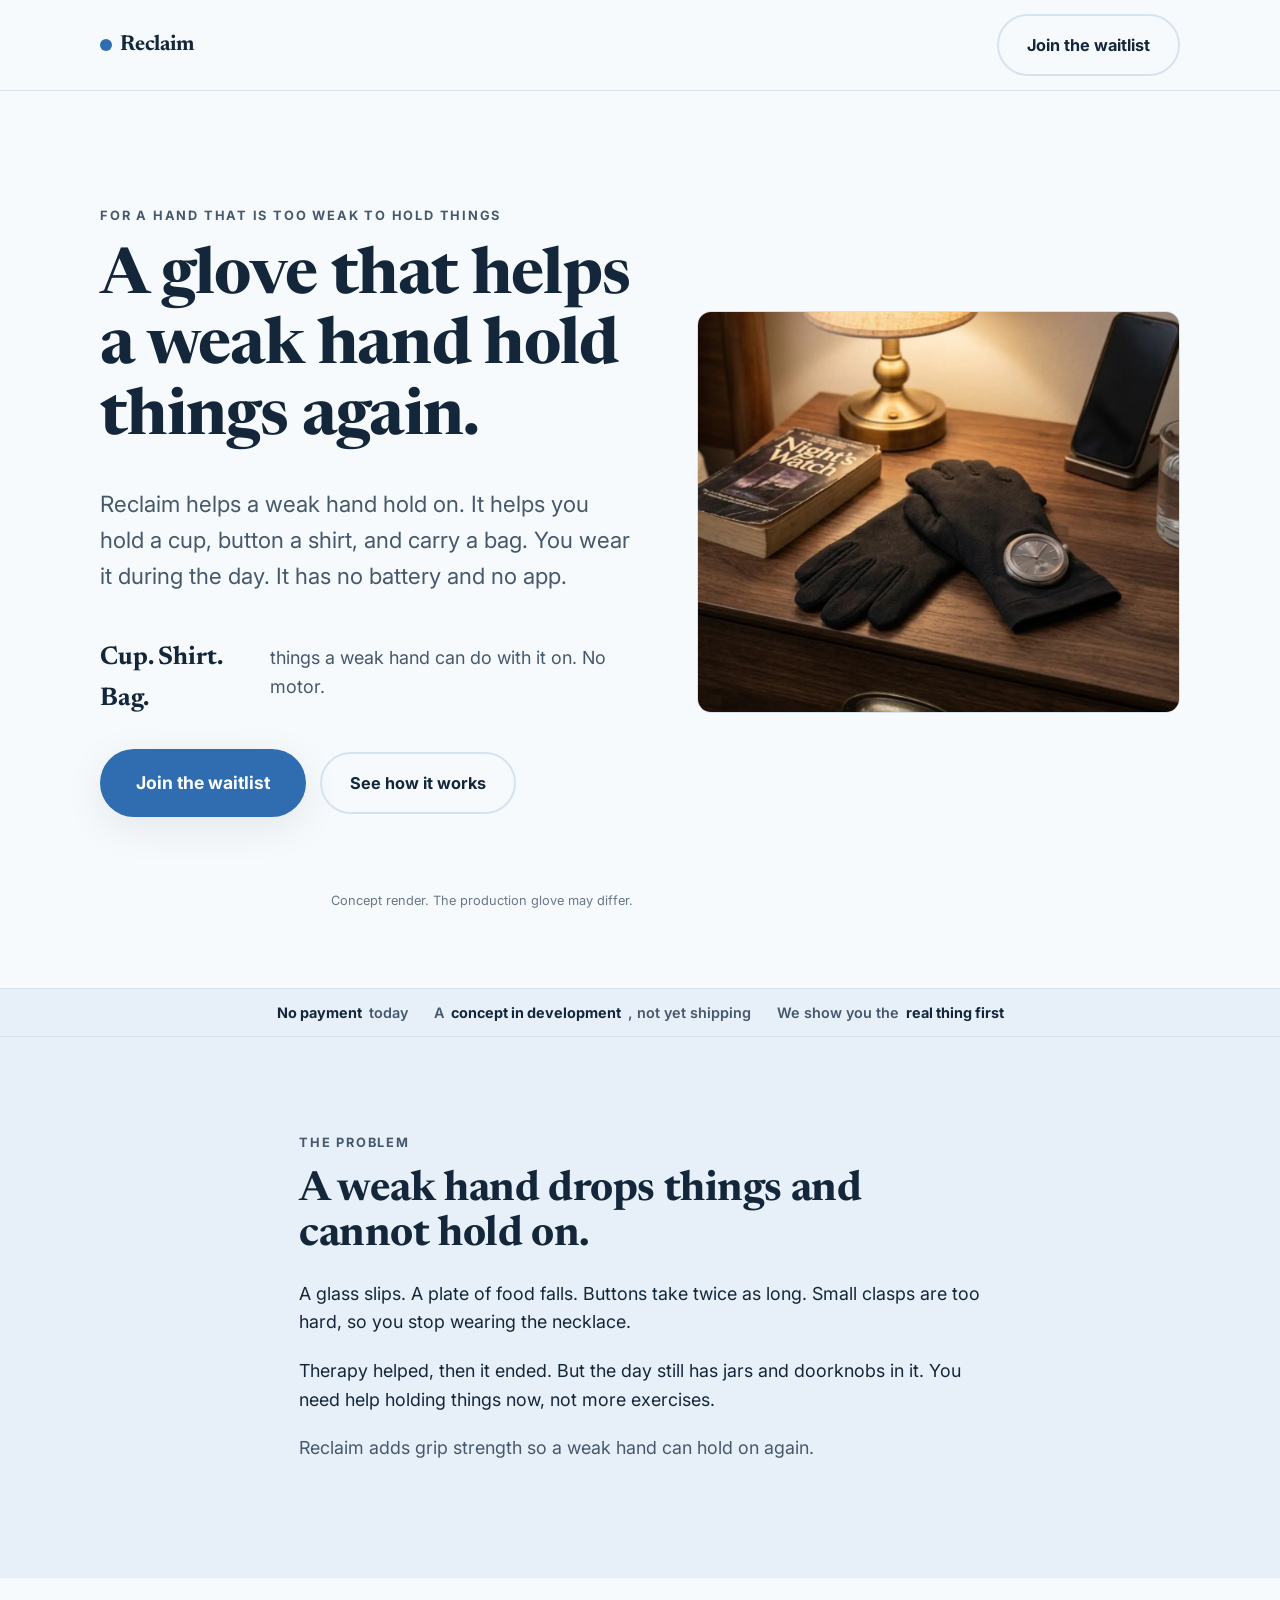
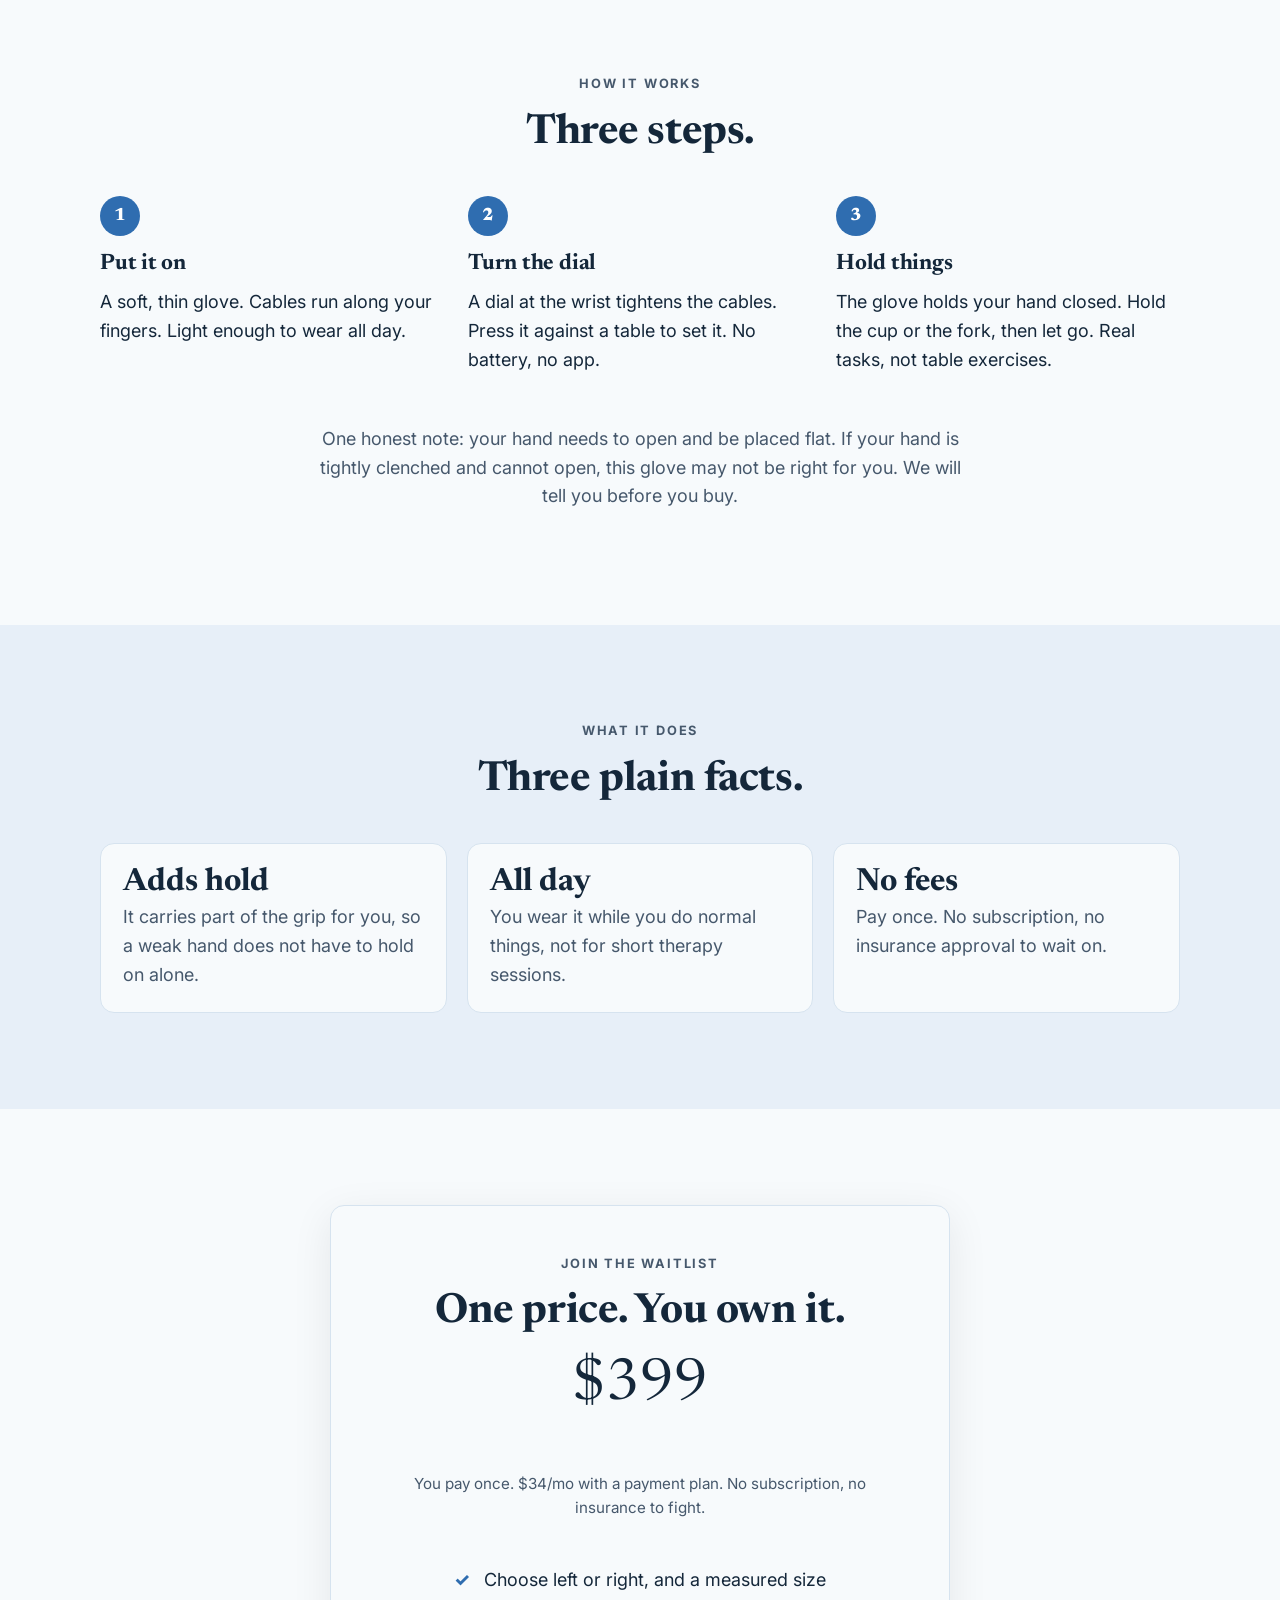
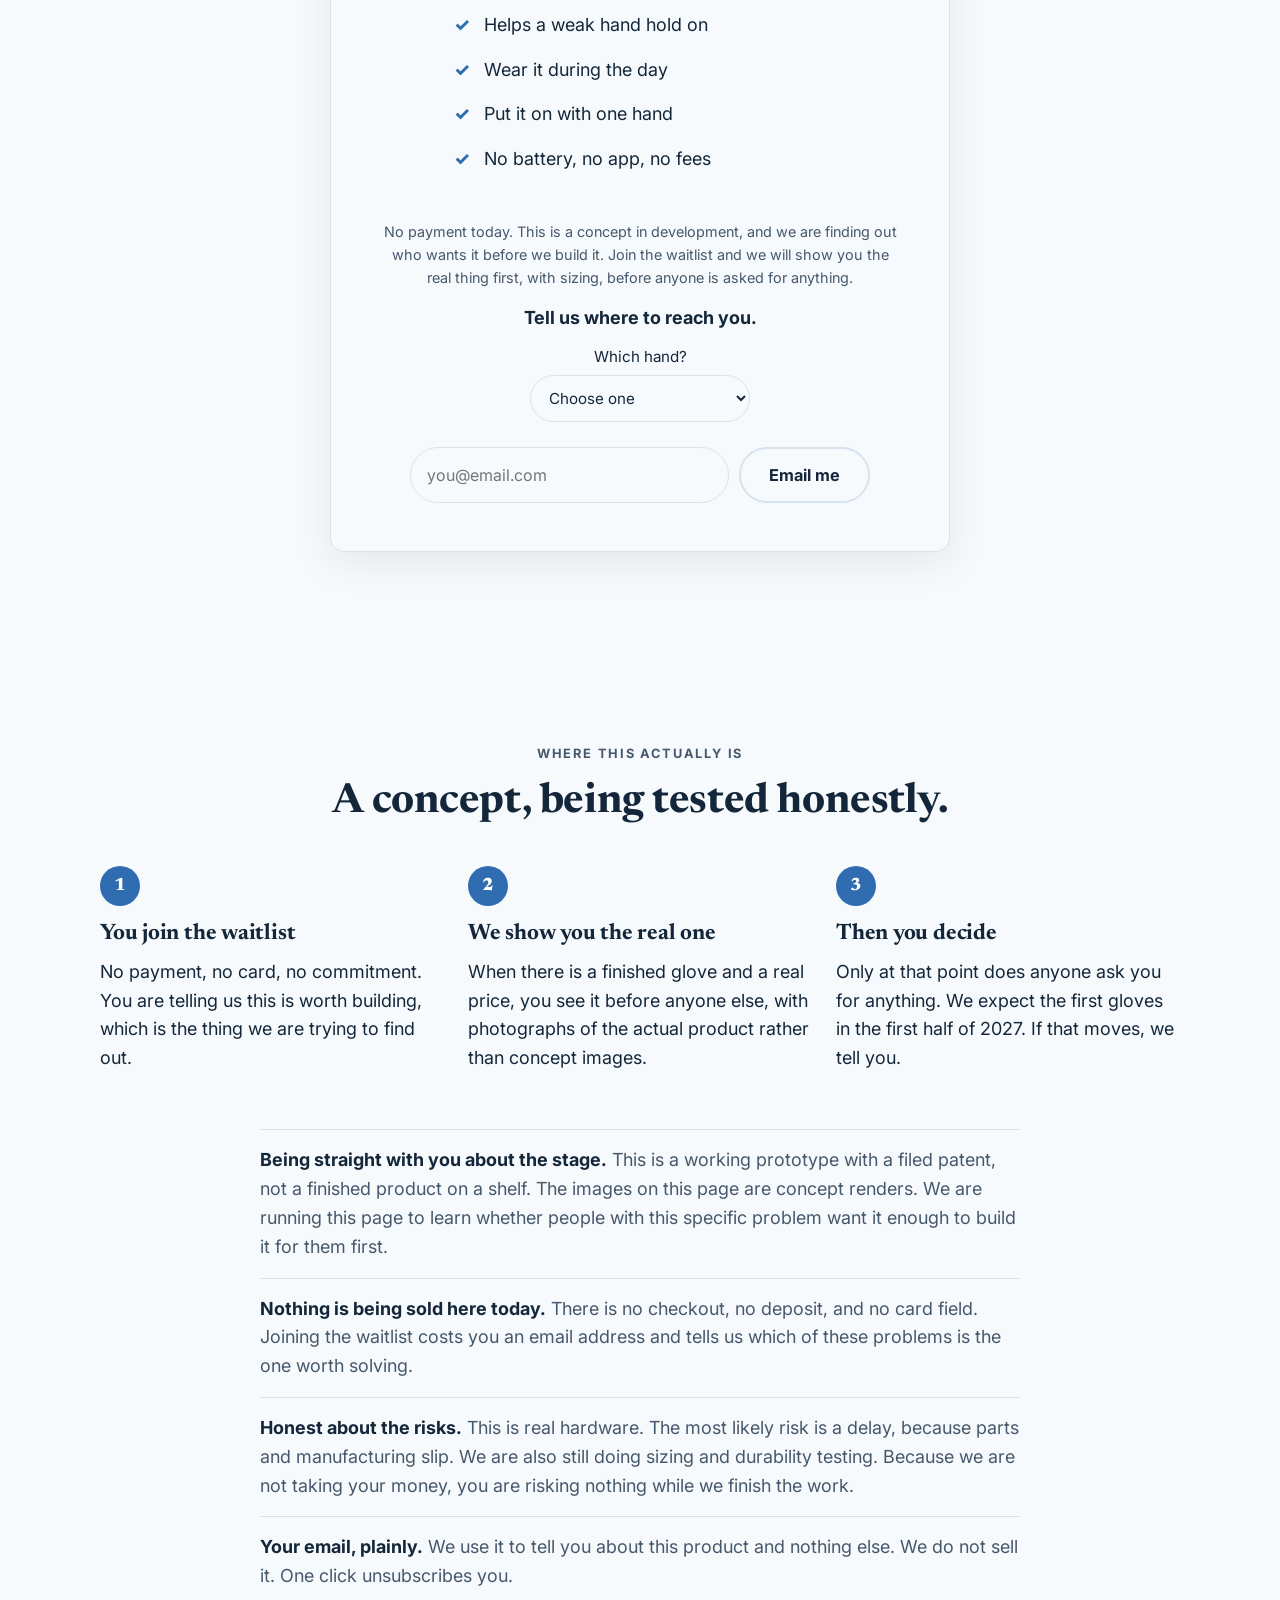
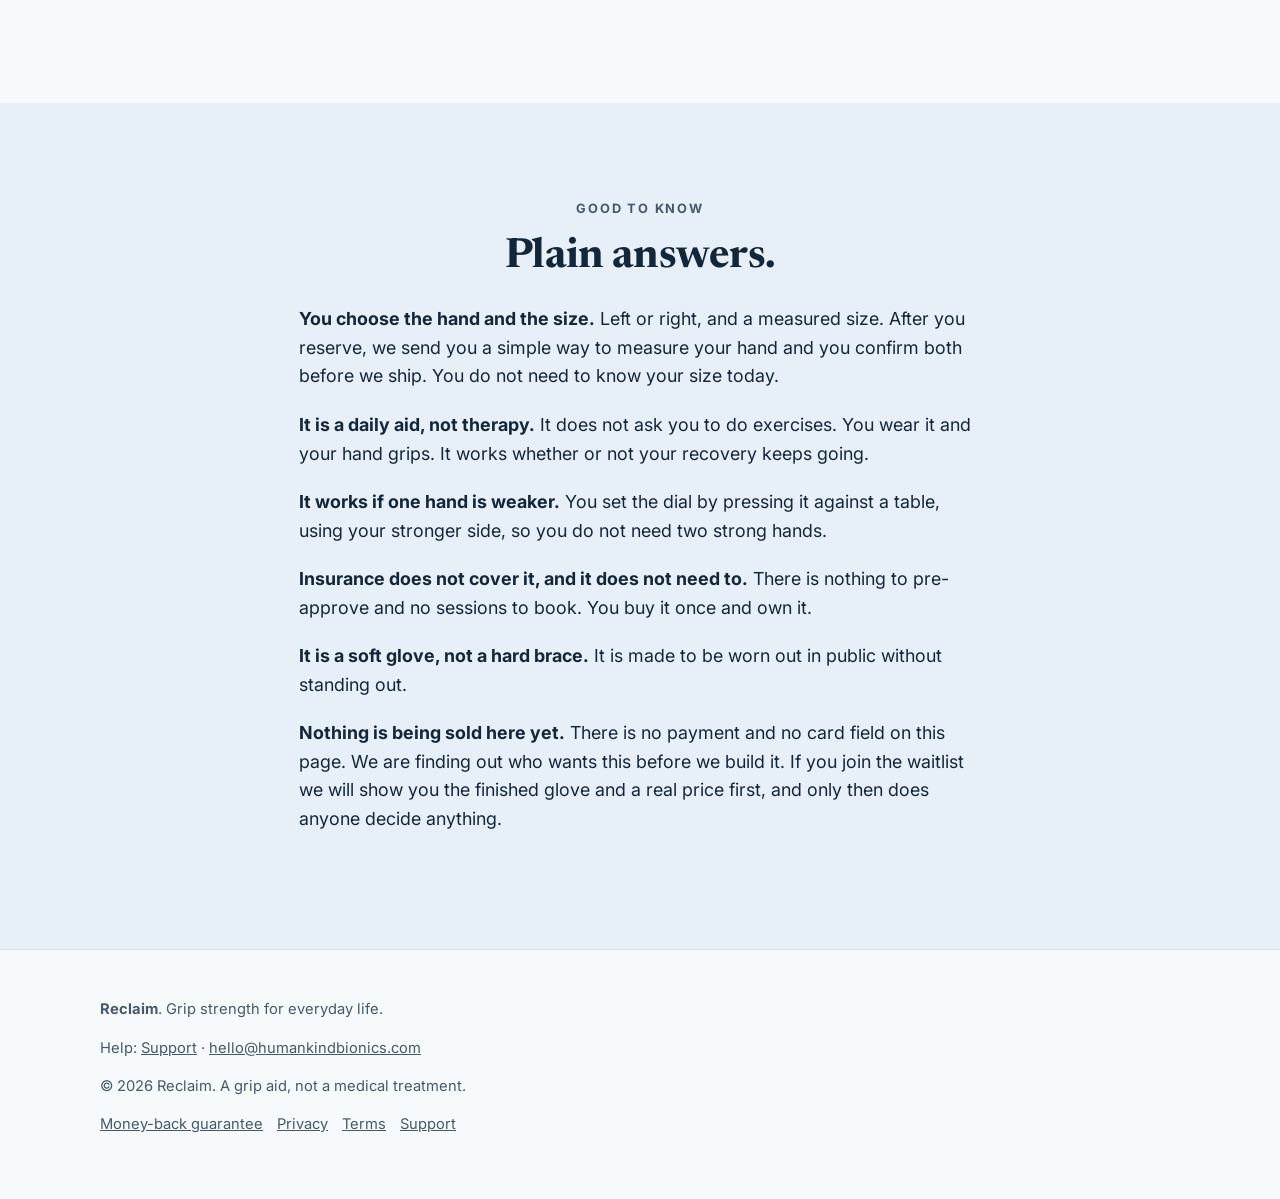
<file: reclaim/index.html>
<!doctype html>
<html lang="en">
<head>
<meta charset="utf-8" />
<meta name="viewport" content="width=device-width, initial-scale=1" />
<title>Reclaim: a glove that helps a weak hand hold things again</title>
<meta name="description" content="A glove that helps a weak hand hold on, so you can hold a cup, button a shirt, and carry a bag. You wear it during the day." />
<meta name="robots" content="noindex" />
<link rel="preconnect" href="https://fonts.googleapis.com" />
<link rel="preconnect" href="https://fonts.gstatic.com" crossorigin />
<link href="https://fonts.googleapis.com/css2?family=Newsreader:opsz,wght@6..72,500;6..72,600&family=Inter:wght@400;500;700&display=swap" rel="stylesheet" />
<link rel="stylesheet" href="../shared/base.css" />
<style>
  :root {
    --bg: #f7fafc;
    --surface: #e7eff8;
    --ink: #14273a;
    --ink-soft: #46586c;
    --accent: #2f6db0;
    --accent-ink: #ffffff;
    --line: #d6e3ef;
    --font-head: "Newsreader", Georgia, serif;
    --font-body: "Inter", system-ui, sans-serif;
  }
</style>
</head>
<body>

<nav class="nav">
  <div class="nav__inner">
    <span class="brand"><span class="brand__dot"></span> Reclaim</span>
    <a class="btn btn--ghost" href="#reserve">Join the waitlist</a>
  </div>
</nav>


<main id="content">
<header class="hero wrap" data-section="hero">
  <div class="hero__grid">
    <div>
      <p class="eyebrow">For a hand that is too weak to hold things</p>
      <div data-copy="a">
        <h1>A glove that helps a weak hand hold things again.</h1>
        <p class="lead">Reclaim helps a weak hand hold on. It helps you hold a cup, button a shirt, and carry a bag. You wear it during the day. It has no battery and no app.</p>
      </div>
      <div data-copy="b">
        <h1>Hold a cup, button a shirt, carry a bag.</h1>
        <p class="lead">Reclaim is a glove that helps a weak hand hold on. You wear it while you do normal things, not just during therapy.</p>
      </div>
      <div class="hero__proof">
        <b>Cup. Shirt. Bag.</b><span class="muted">things a weak hand can do with it on. No motor.</span>
      </div>
      <div class="btn-row" style="margin-top:1.8rem">
        <a class="btn btn--primary btn--big" href="#reserve" data-cta="hero">Join the waitlist</a>
        <a class="btn btn--ghost" href="#how">See how it works</a>
      </div>
    </div>
    <div class="hero__media">
      <img src="bedside.webp" alt="A pair of soft dark gloves resting on a bedside table beside a lamp and a book. Each has a dial at the wrist."
           width="1180" height="989" decoding="async" fetchpriority="high" />
    </div>
      <p class="render-note">Concept render. The production glove may differ.</p>
  </div>
</header>

<section class="section section--tint" data-section="problem">
  <div class="wrap">
    <div class="story">
        <p class="eyebrow">The problem</p>
        <h2>A weak hand drops things and cannot hold on.</h2>
        <p>A glass slips. A plate of food falls. Buttons take twice as long. Small clasps are too hard, so you stop wearing the necklace.</p>
        <p>Therapy helped, then it ended. But the day still has jars and doorknobs in it. You need help holding things now, not more exercises.</p>
        <p class="muted">Reclaim adds grip strength so a weak hand can hold on again.</p>
      </div>
  </div>
</section>

<section class="section" id="how" data-section="how">
  <div class="wrap">
    <p class="eyebrow center" style="text-align:center">How it works</p>
    <h2 class="center">Three steps.</h2>
    <div class="steps" style="margin-top:2.5rem">
      <div class="step"><div class="step__n">1</div><h3>Put it on</h3><p>A soft, thin glove. Cables run along your fingers. Light enough to wear all day.</p></div>
      <div class="step"><div class="step__n">2</div><h3>Turn the dial</h3><p>A dial at the wrist tightens the cables. Press it against a table to set it. No battery, no app.</p></div>
      <div class="step"><div class="step__n">3</div><h3>Hold things</h3><p>The glove holds your hand closed. Hold the cup or the fork, then let go. Real tasks, not table exercises.</p></div>
    </div>
    <p class="center muted" style="margin-top:2rem;max-width:60ch;margin-left:auto;margin-right:auto">One honest note: your hand needs to open and be placed flat. If your hand is tightly clenched and cannot open, this glove may not be right for you. We will tell you before you buy.</p>
  </div>
</section>

<section class="section section--tint" data-section="proof">
  <div class="wrap center">
    <p class="eyebrow">What it does</p>
    <h2 class="center">Three plain facts.</h2>
    <div class="stats" style="margin-top:2.5rem;text-align:left">
      <div class="stat"><b>Adds hold</b><span class="muted">It carries part of the grip for you, so a weak hand does not have to hold on alone.</span></div>
      <div class="stat"><b>All day</b><span class="muted">You wear it while you do normal things, not for short therapy sessions.</span></div>
      <div class="stat"><b>No fees</b><span class="muted">Pay once. No subscription, no insurance approval to wait on.</span></div>
    </div>
  </div>
</section>

<section class="section" id="reserve" data-section="reserve">
  <div class="wrap">
    <div class="offer">
      <p class="eyebrow" style="justify-content:center">Join the waitlist</p>
      <h2>One price. You own it.</h2>
      <p class="offer__price" data-price>$399</p>
      <p class="offer__note">You pay once. <span data-price-monthly>$34/mo</span> with a payment plan. No subscription, no insurance to fight.</p>
      <ul class="offer__list">
        <li>Choose left or right, and a measured size</li>
        <li>Helps a weak hand hold on</li>
        <li>Wear it during the day</li>
        <li>Put it on with one hand</li>
        <li>No battery, no app, no fees</li>
      </ul>
      <p class="deposit-note">No payment today. This is a concept in development, and we are finding out who wants it before we build it. Join the waitlist and we will show you the real thing first, with sizing, before anyone is asked for anything.</p>
      <p style="margin-bottom:.8rem"><b>Tell us where to reach you.</b></p>
      <form class="emailform" style="margin:0 auto;justify-content:center" data-email-form="offer" action="https://formspree.io/f/XXXXXXXX" method="POST">
        <label style="display:block;margin:0 0 .9rem;font-size:.95rem">Which hand?
          <select name="hand" required aria-label="Which hand" style="display:block;margin-top:.35rem;padding:12px 14px;border-radius:999px;border:1px solid var(--line);font:inherit;background:var(--bg);color:var(--ink);min-width:220px">
            <option value="">Choose one</option>
            <option>Left</option><option>Right</option><option>Both</option>
          </select>
        </label>
        <input type="email" name="email" placeholder="you@email.com" required aria-label="Email address" />
        <button class="btn btn--ghost" type="submit">Email me</button>
      </form>
      <p data-form-status role="status" hidden></p>
    </div>
  </div>
</section>

<section class="section section--tint" data-section="faq">
  <div class="wrap">
    <p class="eyebrow center" style="text-align:center">Good to know</p>
    <h2 class="center">Plain answers.</h2>
    <div class="story" style="margin-top:1.5rem">
      <p><b>You choose the hand and the size.</b> Left or right, and a measured size. After you reserve, we send you a simple way to measure your hand and you confirm both before we ship. You do not need to know your size today.</p>
      <p><b>It is a daily aid, not therapy.</b> It does not ask you to do exercises. You wear it and your hand grips. It works whether or not your recovery keeps going.</p>
      <p><b>It works if one hand is weaker.</b> You set the dial by pressing it against a table, using your stronger side, so you do not need two strong hands.</p>
      <p><b>Insurance does not cover it, and it does not need to.</b> There is nothing to pre-approve and no sessions to book. You buy it once and own it.</p>
      <p><b>It is a soft glove, not a hard brace.</b> It is made to be worn out in public without standing out.</p>
      <p><b>Nothing is being sold here yet.</b> There is no payment and no card field on this page. We are finding out who wants this before we build it. If you join the waitlist we will show you the finished glove and a real price first, and only then does anyone decide anything.</p>
    </div>
  </div>
</section>

</main>

<footer class="footer">
  <div class="wrap">
    <p><b>Reclaim</b>. Grip strength for everyday life.</p>
    <p>Help: <a href="../support/">Support</a> · <a href="mailto:hello@humankindbionics.com">hello@humankindbionics.com</a></p>
    <p class="muted">© <span data-year>2026</span> Reclaim. A grip aid, not a medical treatment.</p>
  </div>
</footer>

<div class="sticky-cta">
  <span><b data-price>$399</b> · <span class="muted">no payment today</span></span>
  <a class="btn btn--primary" href="#reserve" data-cta="sticky">Join the waitlist</a>
</div>

<script>
  window.HKB_CONFIG = {
    brand: "reclaim",
    ga4Id: "G-XXXXXXXXXX",
    metaPixelId: "XXXXXXXXXX",
    plausibleDomain: "",
    stripeDeposit: "https://buy.stripe.com/XXXXXXXX",
    prices: {
      "299": { amount: 299, label: "$299", monthly: "$25/mo" },
      "399": { amount: 399, label: "$399", monthly: "$34/mo" },
      "499": { amount: 499, label: "$499", monthly: "$42/mo" }
    },
    defaultPrice: "399",
    defaultCopy: "a"
  };
</script>
<script src="../shared/app.js"></script>
</body>
</html>
</file>
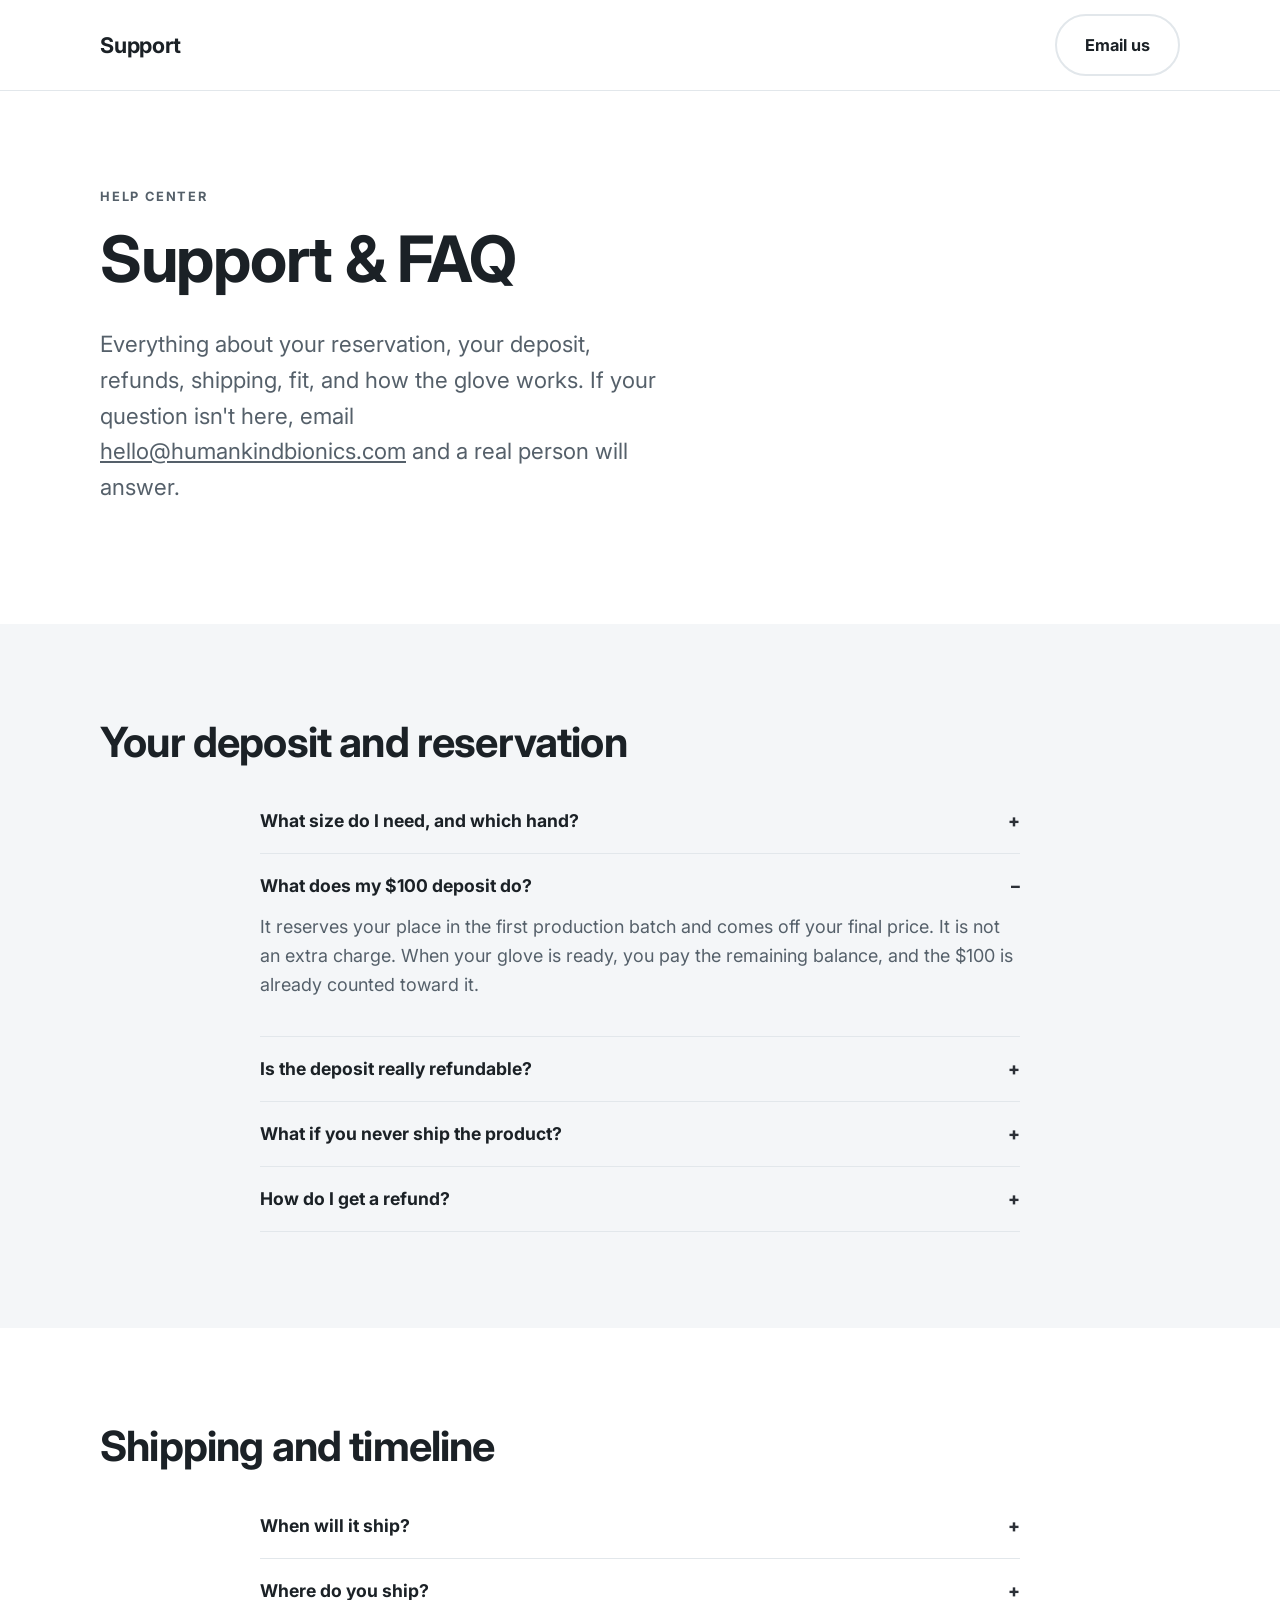
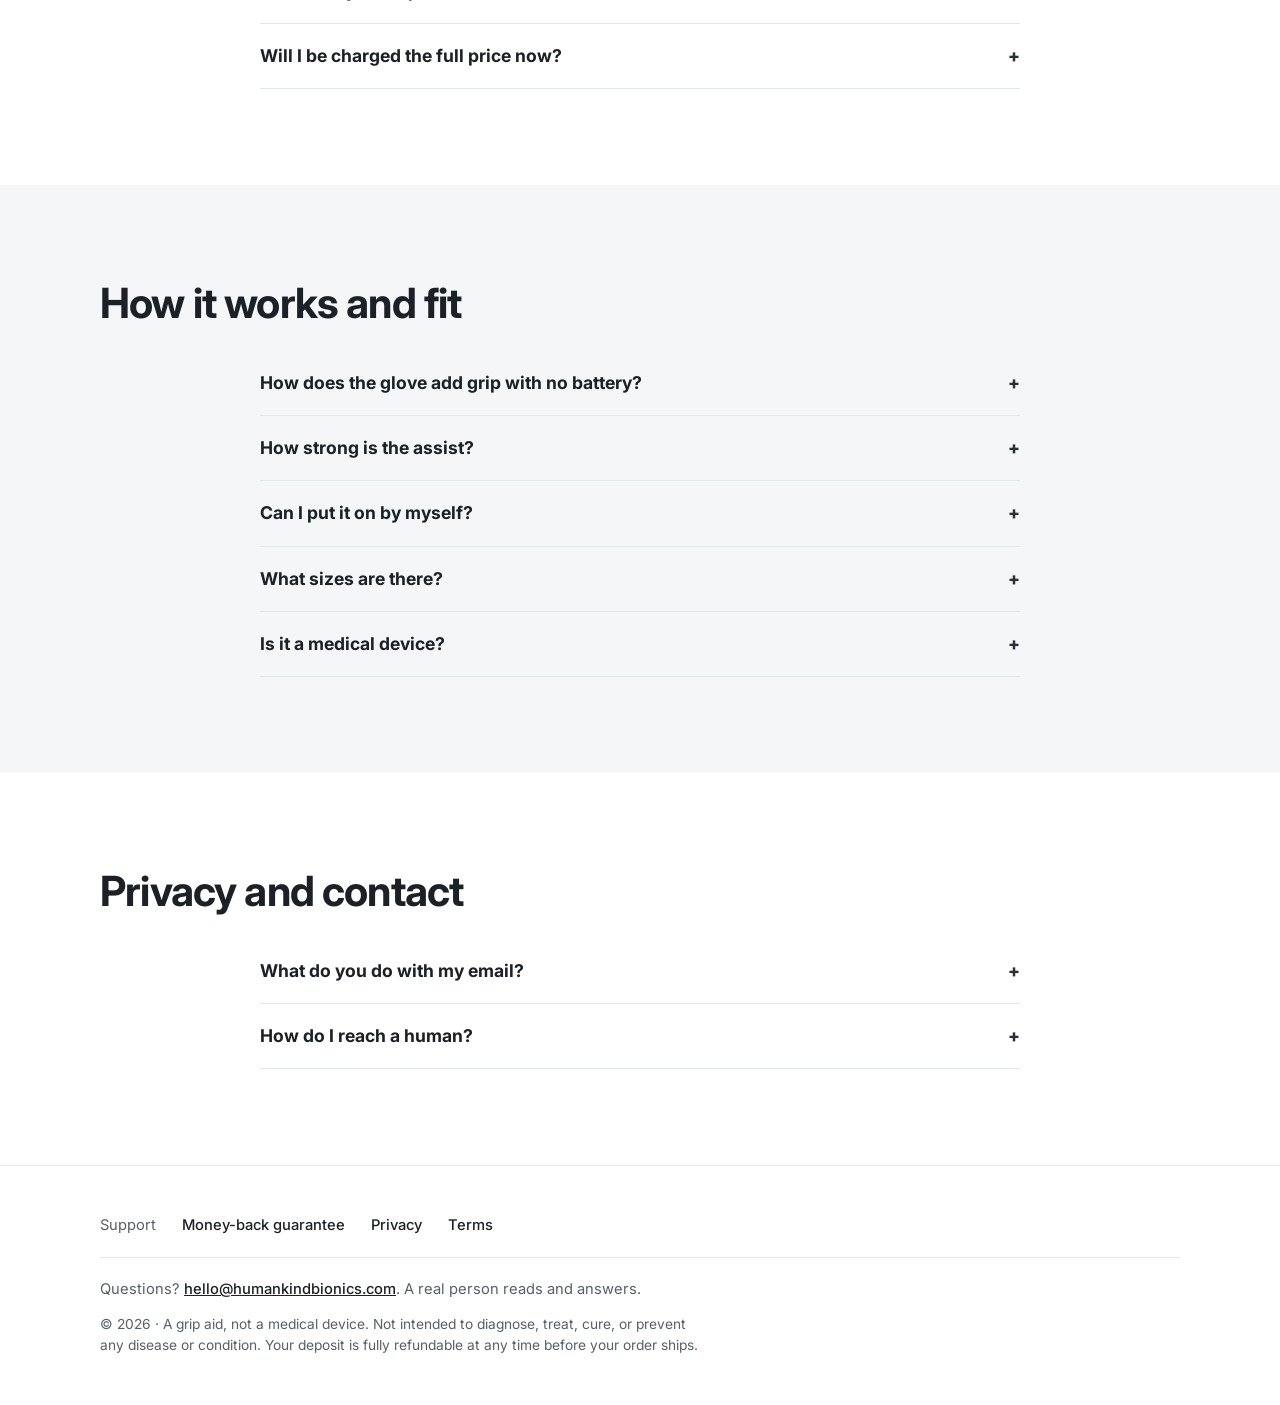
<file: support/index.html>
<!doctype html>
<html lang="en">
<head>
<meta charset="utf-8" />
<meta name="viewport" content="width=device-width, initial-scale=1" />
<title>Support &amp; FAQ</title>
<meta name="description" content="Help with your reservation, deposits, refunds, shipping, fit, and how the grip glove works." />
<meta name="robots" content="noindex" />
<link rel="preconnect" href="https://fonts.googleapis.com" />
<link rel="preconnect" href="https://fonts.gstatic.com" crossorigin />
<link href="https://fonts.googleapis.com/css2?family=Inter:wght@400;500;700&display=swap" rel="stylesheet" />
<link rel="stylesheet" href="../shared/base.css" />
<style>
  :root {
    --bg: #ffffff;
    --surface: #f4f6f8;
    --ink: #1b2126;
    --ink-soft: #55606a;
    --accent: #2b2f36;
    --accent-ink: #ffffff;
    --line: #e2e7eb;
    --font-head: "Inter", system-ui, sans-serif;
    --font-body: "Inter", system-ui, sans-serif;
  }
  h1,h2 { letter-spacing: -0.02em; }
</style>
</head>
<body>

<nav class="nav">
  <div class="nav__inner">
    <span class="brand">Support</span>
    <a class="btn btn--ghost" href="mailto:hello@humankindbionics.com">Email us</a>
  </div>
</nav>

<header class="section wrap">
  <p class="eyebrow">Help center</p>
  <h1>Support &amp; FAQ</h1>
  <p class="lead">Everything about your reservation, your deposit, refunds, shipping, fit, and how the glove works. If your question isn't here, email <a href="mailto:hello@humankindbionics.com">hello@humankindbionics.com</a> and a real person will answer.</p>
</header>

<section class="section section--tint">
  <div class="wrap">
    <h2>Your deposit and reservation</h2>
    <div class="faq" style="margin-top:1.5rem">
      <details><summary>What size do I need, and which hand?</summary><p>You choose left or right, and a measured size. After you reserve, we send you a simple way to measure your hand and you confirm both before we ship. Nothing is locked in at the deposit stage, so you do not have to know your size today.</p></details>
      <details open><summary>What does my $100 deposit do?</summary><p>It reserves your place in the first production batch and comes off your final price. It is not an extra charge. When your glove is ready, you pay the remaining balance, and the $100 is already counted toward it.</p></details>
      <details><summary>Is the deposit really refundable?</summary><p>Yes. Fully refundable, any time, for any reason, by email or one email. There is no window and no restocking fee. If you change your mind, you get 100% of your deposit back.</p></details>
      <details><summary>What if you never ship the product?</summary><p>Then we refund every deposit in full and tell you plainly. We are validating real demand before committing a production run. If a given product doesn't move forward, nobody keeps your money.</p></details>
      <details><summary>How do I get a refund?</summary><p>Reply to your confirmation email, or write to <a href="mailto:hello@humankindbionics.com">hello@humankindbionics.com</a> with the email you used. Refunds go back to your original payment method.</p></details>
    </div>
  </div>
</section>

<section class="section">
  <div class="wrap">
    <h2>Shipping and timeline</h2>
    <div class="faq" style="margin-top:1.5rem">
      <details><summary>When will it ship?</summary><p>We are building the first batch now. Reserving puts you at the front of that batch. We'll email you an honest timeline and a firm ship date before we ever charge your balance. No surprise charges.</p></details>
      <details><summary>Where do you ship?</summary><p>The first batch ships within the US to start. Join with your email and we'll tell you when we open to your country.</p></details>
      <details><summary>Will I be charged the full price now?</summary><p>No. Today you place only the refundable $100 deposit. The balance is charged when your glove is ready to ship, and only after we've confirmed the date with you.</p></details>
    </div>
  </div>
</section>

<section class="section section--tint">
  <div class="wrap">
    <h2>How it works and fit</h2>
    <div class="faq" style="margin-top:1.5rem">
      <details><summary>How does the glove add grip with no battery?</summary><p>It's fully passive. Thin, strong cables run along your fingers the way your own tendons do. A dial at the wrist tensions them, and the cables carry part of the grip force for you. There is nothing to charge, no app, and no electronics to fail.</p></details>
      <details><summary>How strong is the assist?</summary><p>Enough that a hand which cannot break a jar seal or turn a stiff key can do both with the glove on. We are still measuring it properly across different hands, so we are not publishing a figure until that work is done and we can stand behind it.</p></details>
      <details><summary>Can I put it on by myself?</summary><p>Yes. It's designed to go on with one hand, and the dial can be set by pressing against a table or your leg, so you don't need fine control in the other hand.</p></details>
      <details><summary>What sizes are there?</summary><p>The first batch offers several sizes, and we'll help you fit yours before it ships. Hands vary, and getting the fit right is part of the first-batch process.</p></details>
      <details><summary>Is it a medical device?</summary><p>No. It's a passive functional aid, like a well-made tool. It does not diagnose, treat, or cure anything, and it makes no medical claims.</p></details>
    </div>
  </div>
</section>

<section class="section">
  <div class="wrap">
    <h2>Privacy and contact</h2>
    <div class="faq" style="margin-top:1.5rem">
      <details><summary>What do you do with my email?</summary><p>We use it to tell you about your reservation and the product launch. We don't sell it. We do use Meta's advertising pixel to measure our ads, which shares visit data with Meta. See our <a href="../privacy/">Privacy page</a> for what that covers and how to opt out. You can unsubscribe any time.</p></details>
      <details><summary>How do I reach a human?</summary><p>Email <a href="mailto:hello@humankindbionics.com">hello@humankindbionics.com</a>. A real person reads and answers.</p></details>
    </div>
  </div>
</section>

<footer class="footer"></footer>

<script>
  window.HKB_CONFIG = { brand: "support", contactEmail: "hello@humankindbionics.com", prices: { "0": { amount: 0, label: "", monthly: "" } }, defaultPrice: "0" };
</script>
<script src="../shared/app.js"></script>
</body>
</html>
</file>
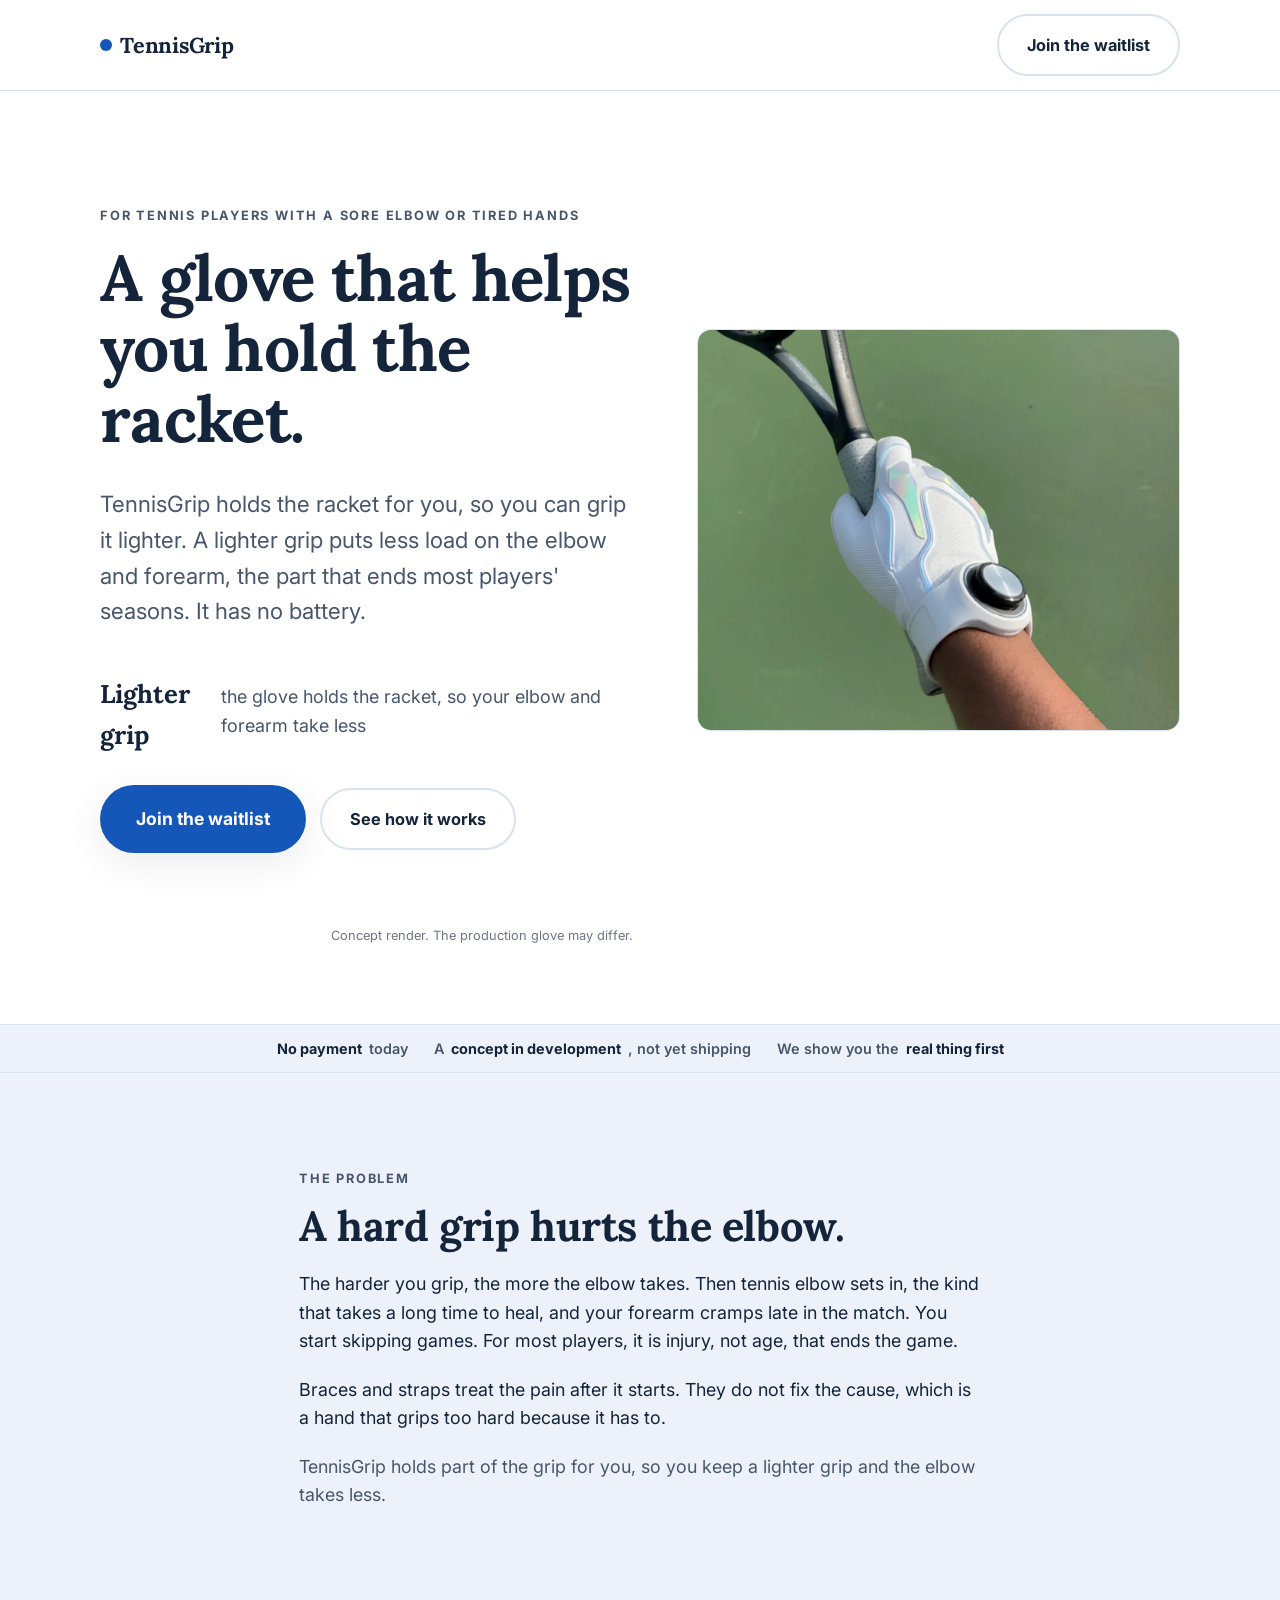
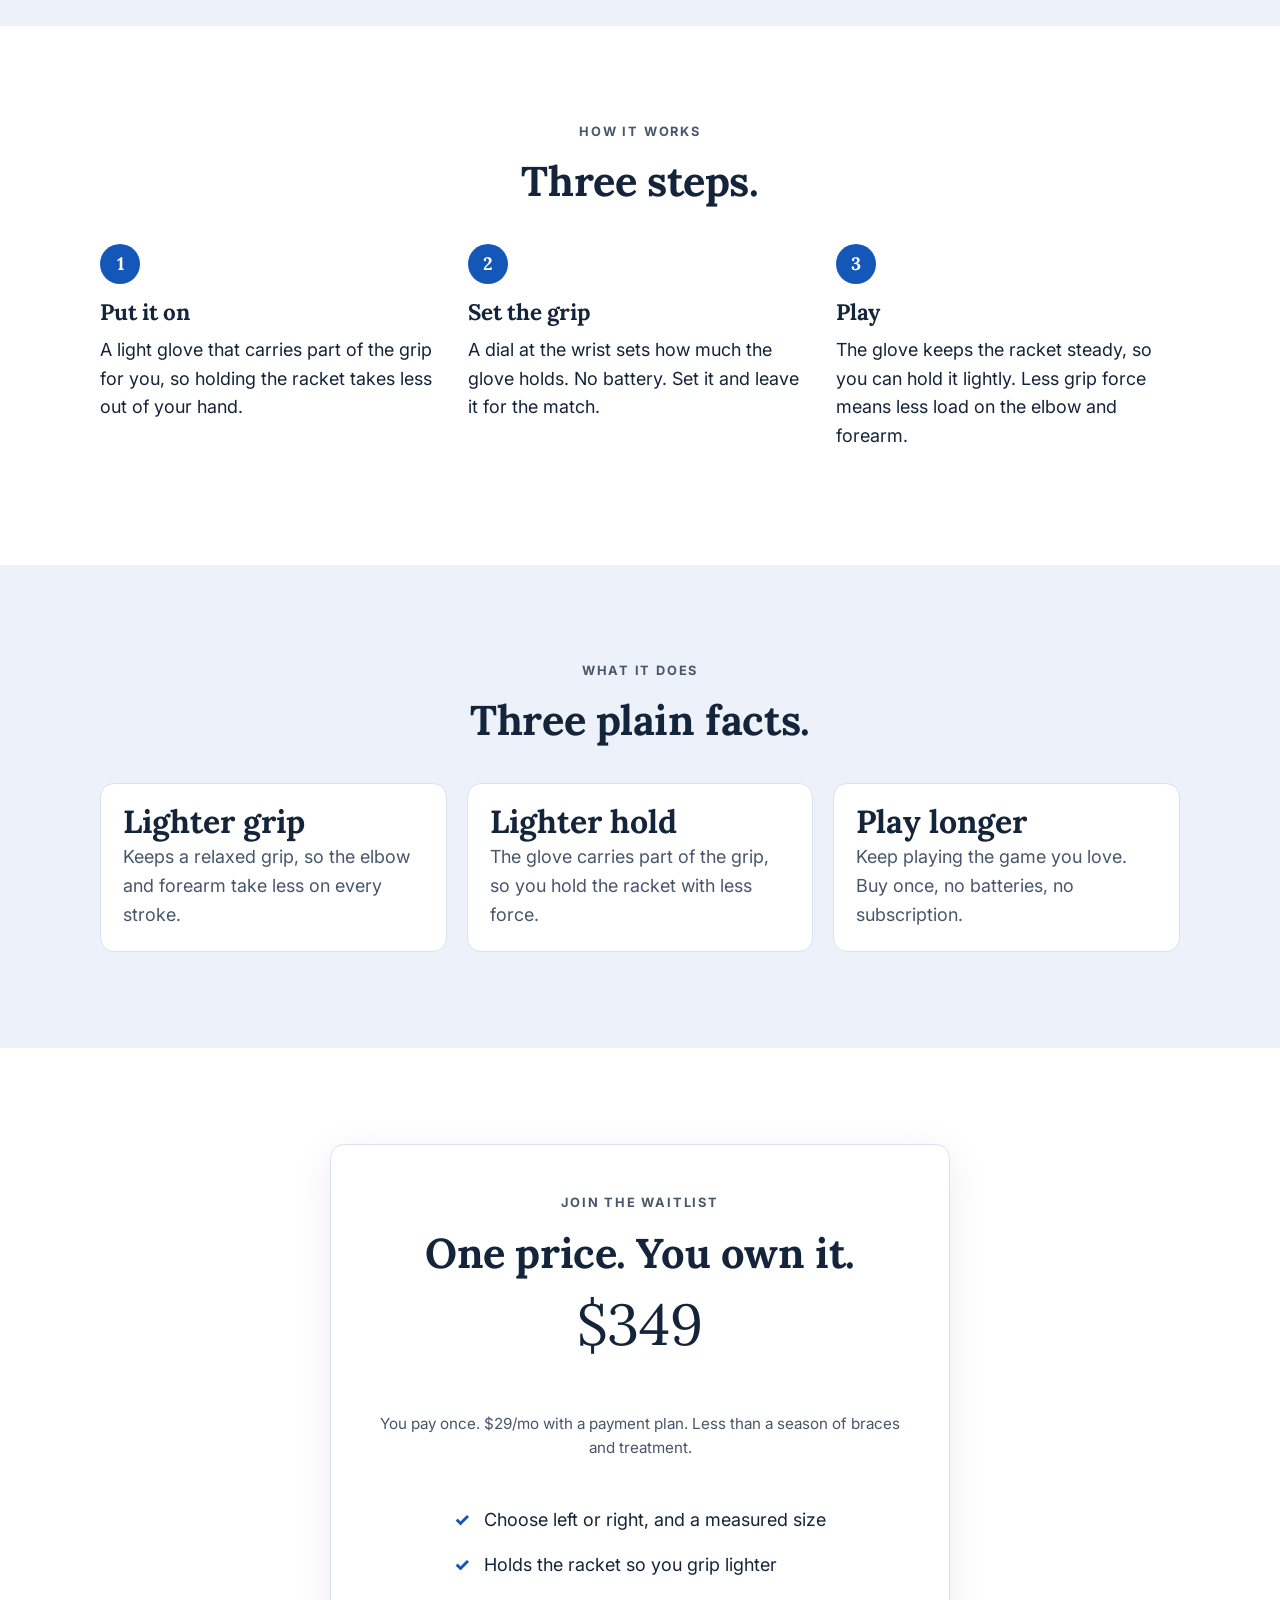
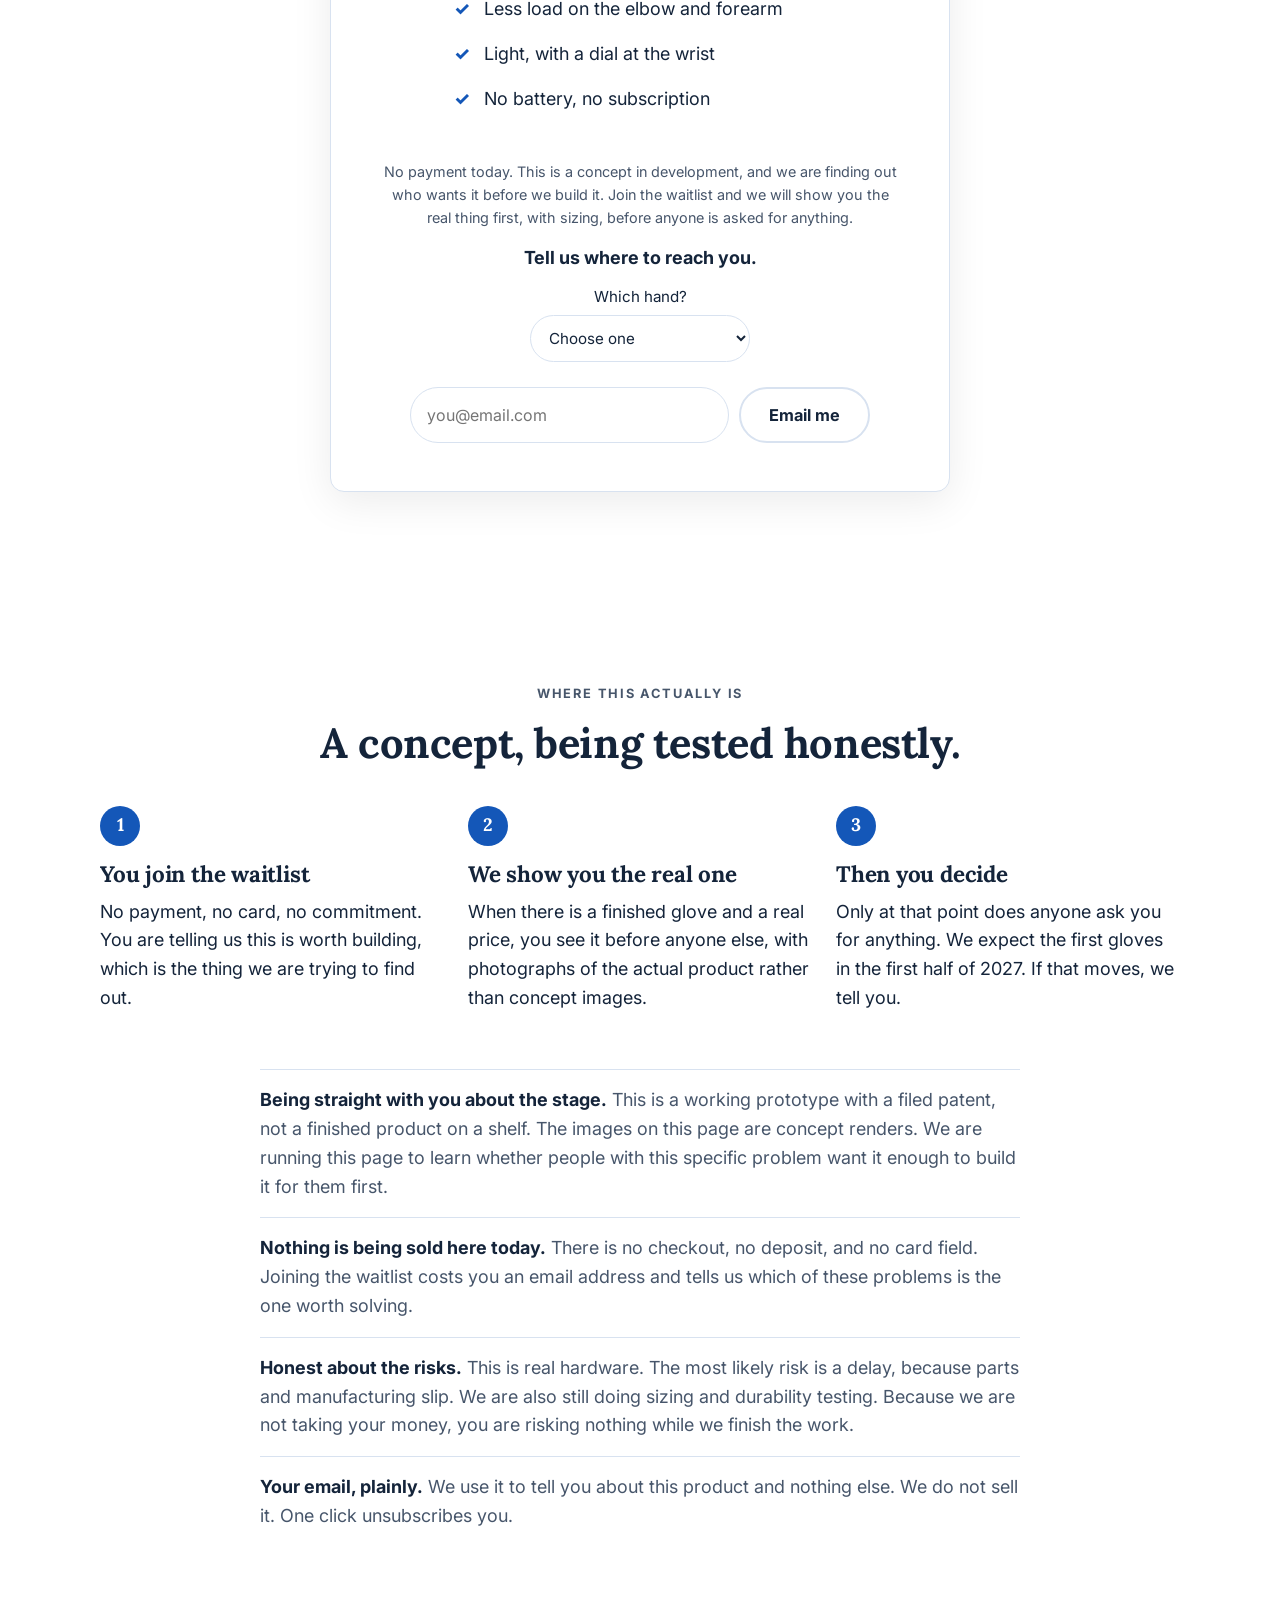
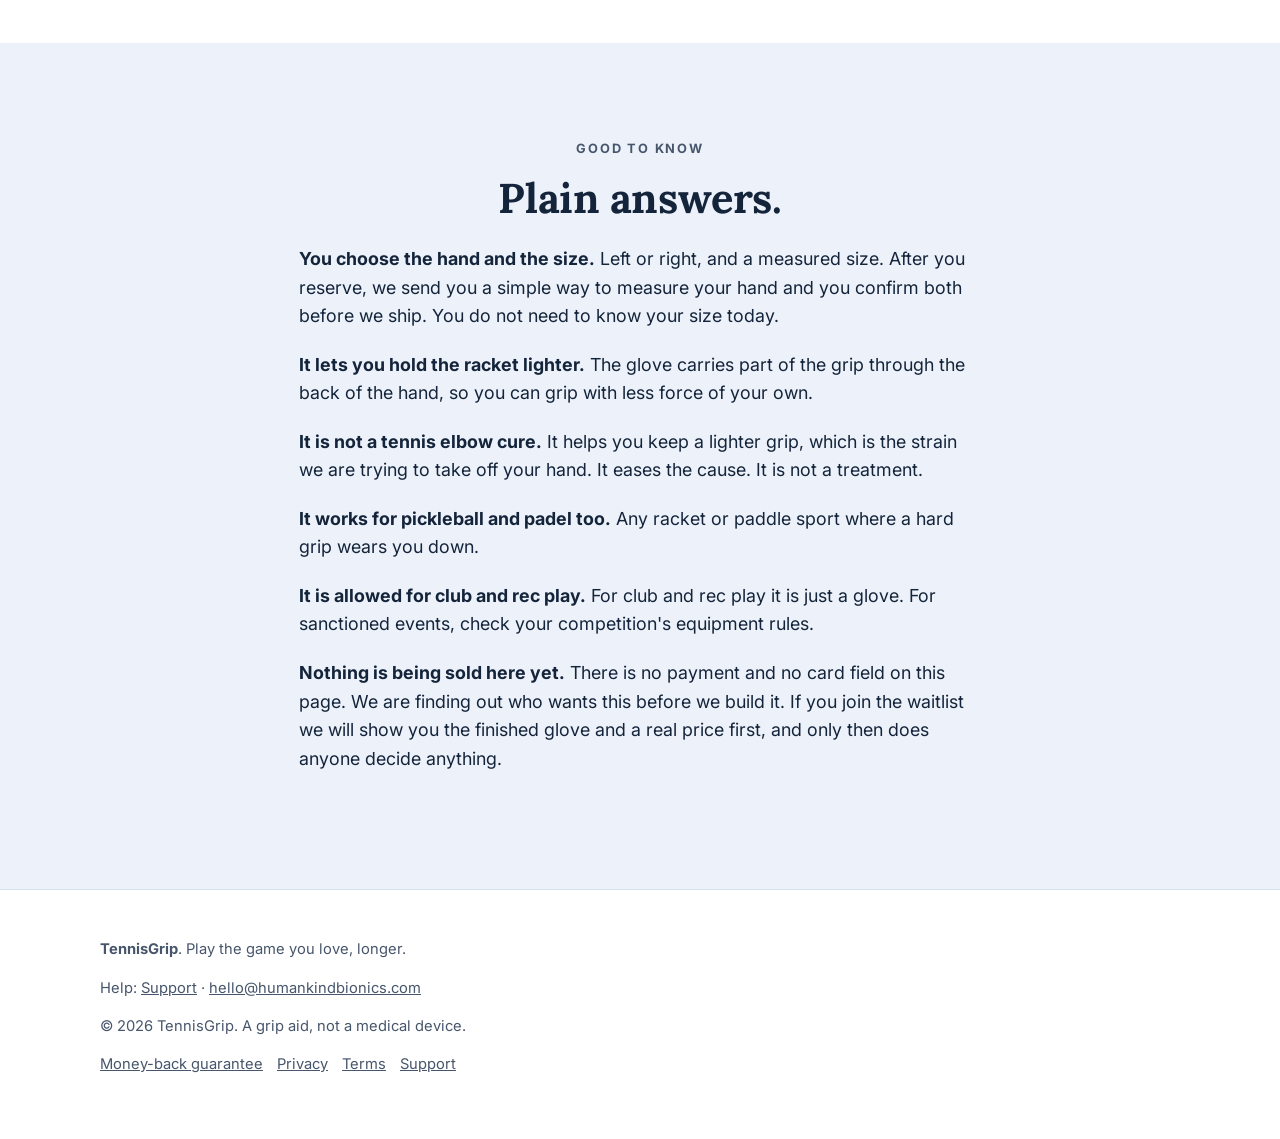
<file: tennisgrip/index.html>
<!doctype html>
<html lang="en">
<head>
<meta charset="utf-8" />
<meta name="viewport" content="width=device-width, initial-scale=1" />
<title>TennisGrip: a glove that helps you hold the racket with less grip</title>
<meta name="description" content="A glove that holds the racket for you, so you grip it lighter. A lighter grip means less load on the elbow and forearm, so you can keep playing. No battery." />
<meta name="robots" content="noindex" />
<link rel="preconnect" href="https://fonts.googleapis.com" />
<link rel="preconnect" href="https://fonts.gstatic.com" crossorigin />
<link href="https://fonts.googleapis.com/css2?family=Lora:wght@500;600&family=Inter:wght@400;500;700&display=swap" rel="stylesheet" />
<link rel="stylesheet" href="../shared/base.css" />
<style>
  :root {
    --bg: #ffffff;
    --surface: #edf2fa;
    --ink: #14243a;
    --ink-soft: #47566b;
    --accent: #1457b8;
    --accent-ink: #ffffff;
    --line: #d8e2f0;
    --font-head: "Lora", Georgia, serif;
    --font-body: "Inter", system-ui, sans-serif;
  }
</style>
</head>
<body>

<nav class="nav">
  <div class="nav__inner">
    <span class="brand"><span class="brand__dot"></span> TennisGrip</span>
    <a class="btn btn--ghost" href="#reserve">Join the waitlist</a>
  </div>
</nav>


<main id="content">
<header class="hero wrap" data-section="hero">
  <div class="hero__grid">
    <div>
      <p class="eyebrow">For tennis players with a sore elbow or tired hands</p>
      <div data-copy="a">
        <h1>A glove that helps you hold the racket.</h1>
        <p class="lead">TennisGrip holds the racket for you, so you can grip it lighter. A lighter grip puts less load on the elbow and forearm, the part that ends most players' seasons. It has no battery.</p>
      </div>
      <div data-copy="b">
        <h1>Keep playing without the elbow pain.</h1>
        <p class="lead">Gripping the racket too hard is a main cause of tennis elbow. TennisGrip holds part of the grip for you, so your hand stays loose and your elbow takes less.</p>
      </div>
      <div class="hero__proof">
        <b>Lighter grip</b><span class="muted">the glove holds the racket, so your elbow and forearm take less</span>
      </div>
      <div class="btn-row" style="margin-top:1.8rem">
        <a class="btn btn--primary btn--big" href="#reserve" data-cta="hero">Join the waitlist</a>
        <a class="btn btn--ghost" href="#how">See how it works</a>
      </div>
    </div>
    <div class="hero__media">
      <img src="court-grip.webp" alt="A gloved hand gripping a tennis racket on a court."
           width="1260" height="1056" decoding="async" fetchpriority="high" />
    </div>
      <p class="render-note">Concept render. The production glove may differ.</p>
  </div>
</header>

<section class="section section--tint" data-section="problem">
  <div class="wrap">
    <div class="story">
        <p class="eyebrow">The problem</p>
        <h2>A hard grip hurts the elbow.</h2>
        <p>The harder you grip, the more the elbow takes. Then tennis elbow sets in, the kind that takes a long time to heal, and your forearm cramps late in the match. You start skipping games. For most players, it is injury, not age, that ends the game.</p>
        <p>Braces and straps treat the pain after it starts. They do not fix the cause, which is a hand that grips too hard because it has to.</p>
        <p class="muted">TennisGrip holds part of the grip for you, so you keep a lighter grip and the elbow takes less.</p>
      </div>
  </div>
</section>

<section class="section" id="how" data-section="how">
  <div class="wrap">
    <p class="eyebrow center" style="text-align:center">How it works</p>
    <h2 class="center">Three steps.</h2>
    <div class="steps" style="margin-top:2.5rem">
      <div class="step"><div class="step__n">1</div><h3>Put it on</h3><p>A light glove that carries part of the grip for you, so holding the racket takes less out of your hand.</p></div>
      <div class="step"><div class="step__n">2</div><h3>Set the grip</h3><p>A dial at the wrist sets how much the glove holds. No battery. Set it and leave it for the match.</p></div>
      <div class="step"><div class="step__n">3</div><h3>Play</h3><p>The glove keeps the racket steady, so you can hold it lightly. Less grip force means less load on the elbow and forearm.</p></div>
    </div>
  </div>
</section>

<section class="section section--tint" data-section="proof">
  <div class="wrap center">
    <p class="eyebrow">What it does</p>
    <h2 class="center">Three plain facts.</h2>
    <div class="stats" style="margin-top:2.5rem;text-align:left">
      <div class="stat"><b>Lighter grip</b><span class="muted">Keeps a relaxed grip, so the elbow and forearm take less on every stroke.</span></div>
      <div class="stat"><b>Lighter hold</b><span class="muted">The glove carries part of the grip, so you hold the racket with less force.</span></div>
      <div class="stat"><b>Play longer</b><span class="muted">Keep playing the game you love. Buy once, no batteries, no subscription.</span></div>
    </div>
  </div>
</section>

<section class="section" id="reserve" data-section="reserve">
  <div class="wrap">
    <div class="offer">
      <p class="eyebrow" style="justify-content:center">Join the waitlist</p>
      <h2>One price. You own it.</h2>
      <p class="offer__price" data-price>$349</p>
      <p class="offer__note">You pay once. <span data-price-monthly>$29/mo</span> with a payment plan. Less than a season of braces and treatment.</p>
      <ul class="offer__list">
        <li>Choose left or right, and a measured size</li>
        <li>Holds the racket so you grip lighter</li>
        <li>Less load on the elbow and forearm</li>
        <li>Light, with a dial at the wrist</li>
        <li>No battery, no subscription</li>
      </ul>
      <p class="deposit-note">No payment today. This is a concept in development, and we are finding out who wants it before we build it. Join the waitlist and we will show you the real thing first, with sizing, before anyone is asked for anything.</p>
      <p style="margin-bottom:.8rem"><b>Tell us where to reach you.</b></p>
      <form class="emailform" style="margin:0 auto;justify-content:center" data-email-form="offer" action="https://formspree.io/f/XXXXXXXX" method="POST">
        <label style="display:block;margin:0 0 .9rem;font-size:.95rem">Which hand?
          <select name="hand" required aria-label="Which hand" style="display:block;margin-top:.35rem;padding:12px 14px;border-radius:999px;border:1px solid var(--line);font:inherit;background:var(--bg);color:var(--ink);min-width:220px">
            <option value="">Choose one</option>
            <option>Left</option><option>Right</option><option>Both</option>
          </select>
        </label>
        <input type="email" name="email" placeholder="you@email.com" required aria-label="Email address" />
        <button class="btn btn--ghost" type="submit">Email me</button>
      </form>
      <p data-form-status role="status" hidden></p>
    </div>
  </div>
</section>

<section class="section section--tint" data-section="faq">
  <div class="wrap">
    <p class="eyebrow center" style="text-align:center">Good to know</p>
    <h2 class="center">Plain answers.</h2>
    <div class="story" style="margin-top:1.5rem">
      <p><b>You choose the hand and the size.</b> Left or right, and a measured size. After you reserve, we send you a simple way to measure your hand and you confirm both before we ship. You do not need to know your size today.</p>
      <p><b>It lets you hold the racket lighter.</b> The glove carries part of the grip through the back of the hand, so you can grip with less force of your own.</p>
      <p><b>It is not a tennis elbow cure.</b> It helps you keep a lighter grip, which is the strain we are trying to take off your hand. It eases the cause. It is not a treatment.</p>
      <p><b>It works for pickleball and padel too.</b> Any racket or paddle sport where a hard grip wears you down.</p>
      <p><b>It is allowed for club and rec play.</b> For club and rec play it is just a glove. For sanctioned events, check your competition's equipment rules.</p>
      <p><b>Nothing is being sold here yet.</b> There is no payment and no card field on this page. We are finding out who wants this before we build it. If you join the waitlist we will show you the finished glove and a real price first, and only then does anyone decide anything.</p>
    </div>
  </div>
</section>

</main>

<footer class="footer">
  <div class="wrap">
    <p><b>TennisGrip</b>. Play the game you love, longer.</p>
    <p>Help: <a href="../support/">Support</a> · <a href="mailto:hello@humankindbionics.com">hello@humankindbionics.com</a></p>
    <p class="muted">© <span data-year>2026</span> TennisGrip. A grip aid, not a medical device.</p>
  </div>
</footer>

<div class="sticky-cta">
  <span><b data-price>$349</b> · <span class="muted">no payment today</span></span>
  <a class="btn btn--primary" href="#reserve" data-cta="sticky">Join the waitlist</a>
</div>

<script>
  window.HKB_CONFIG = {
    brand: "tennisgrip",
    ga4Id: "G-XXXXXXXXXX",
    metaPixelId: "XXXXXXXXXX",
    plausibleDomain: "",
    stripeDeposit: "https://buy.stripe.com/XXXXXXXX",
    prices: {
      "249": { amount: 249, label: "$249", monthly: "$21/mo" },
      "349": { amount: 349, label: "$349", monthly: "$29/mo" },
      "449": { amount: 449, label: "$449", monthly: "$38/mo" }
    },
    defaultPrice: "349",
    defaultCopy: "a"
  };
</script>
<script src="../shared/app.js"></script>
</body>
</html>
</file>
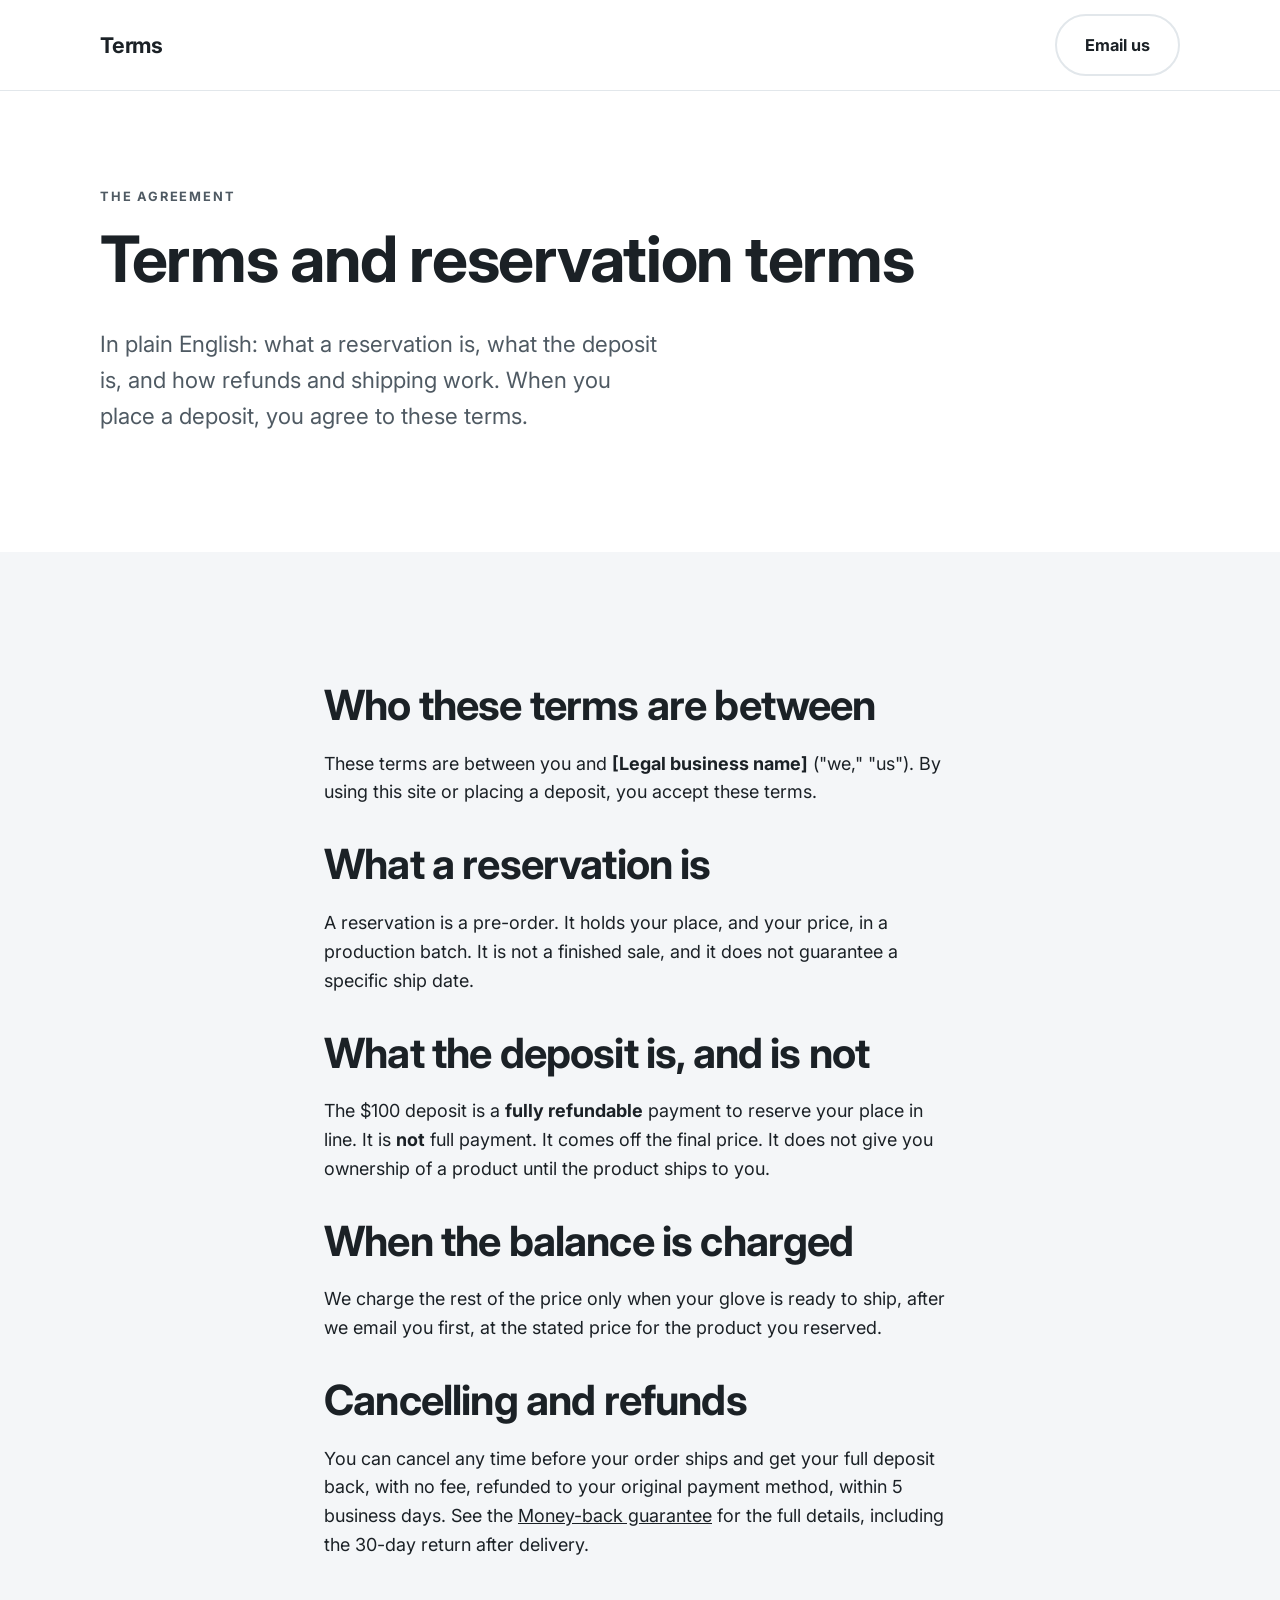
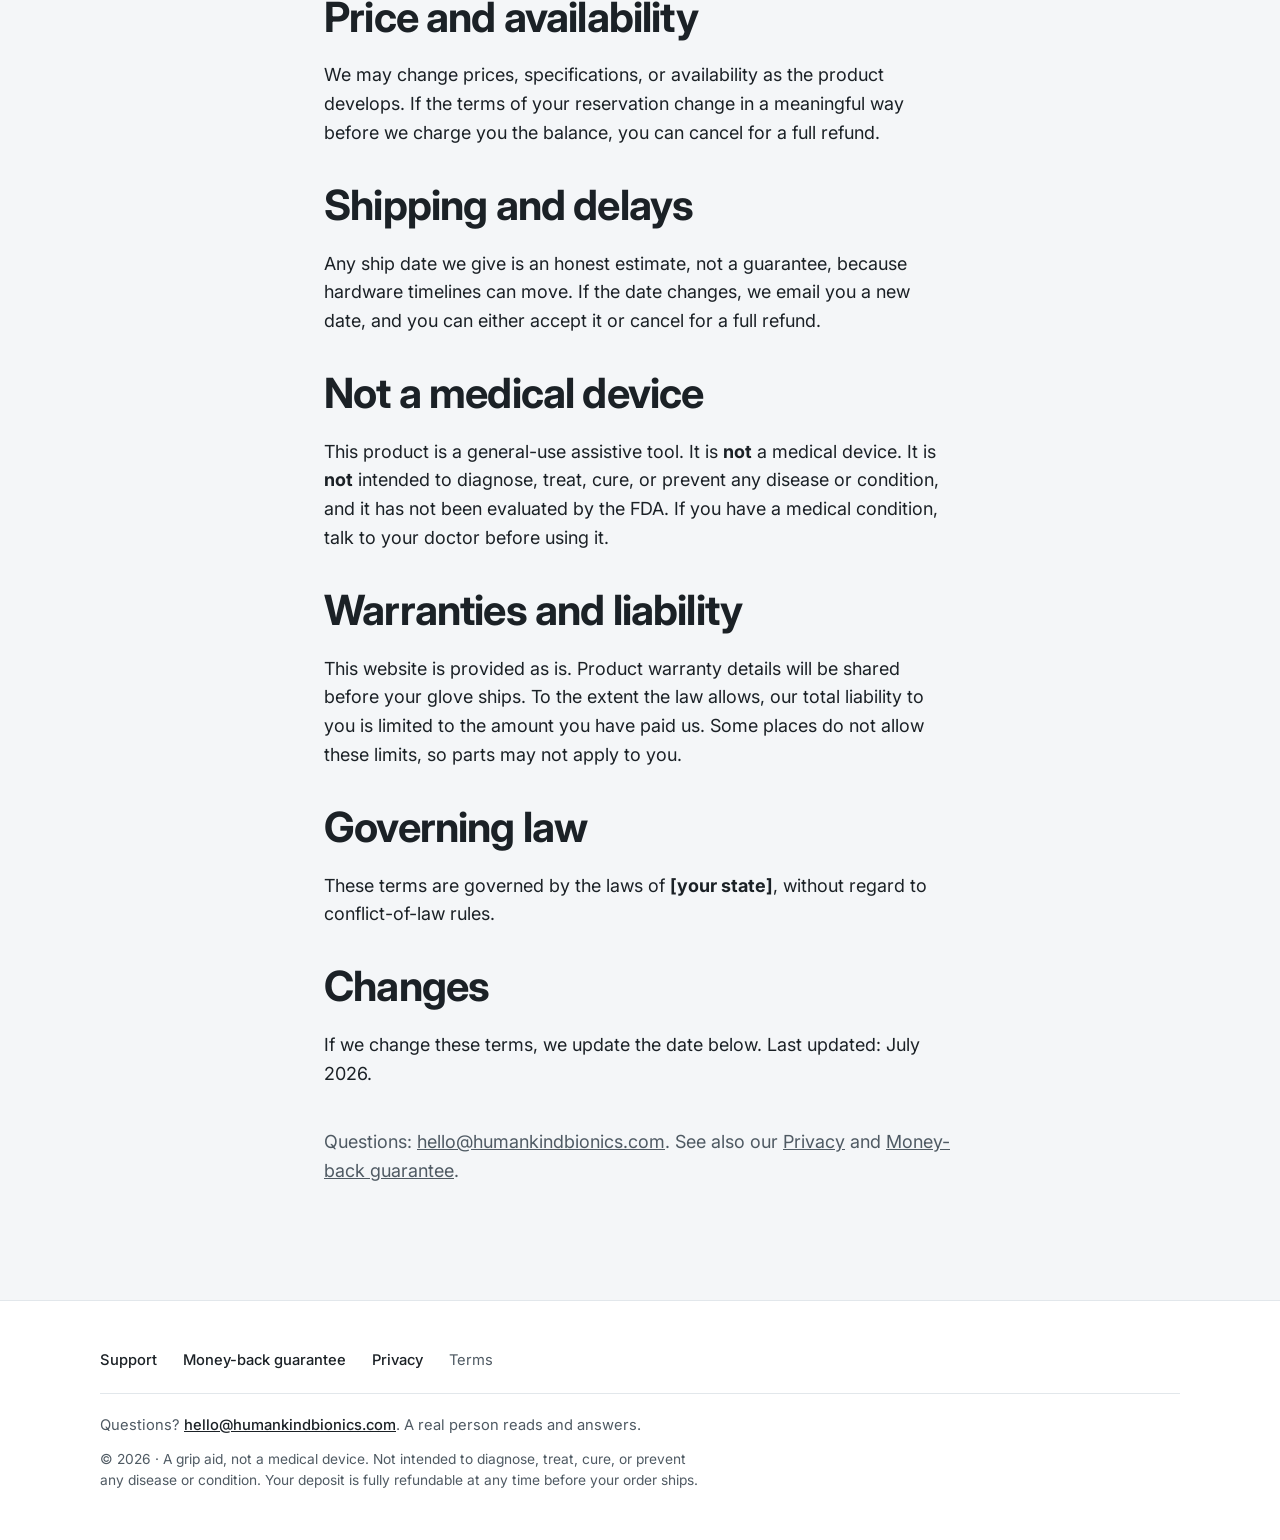
<file: terms/index.html>
<!doctype html>
<html lang="en">
<head>
<meta charset="utf-8" />
<meta name="viewport" content="width=device-width, initial-scale=1" />
<title>Terms and reservation terms</title>
<meta name="robots" content="noindex" />
<link rel="preconnect" href="https://fonts.googleapis.com" />
<link rel="preconnect" href="https://fonts.gstatic.com" crossorigin />
<link href="https://fonts.googleapis.com/css2?family=Inter:wght@400;500;700&display=swap" rel="stylesheet" />
<link rel="stylesheet" href="../shared/base.css" />
<style>
  :root {
    --bg: #ffffff; --surface: #f4f6f8; --ink: #1b2126; --ink-soft: #4f5a63;
    --accent: #2b2f36; --accent-ink: #ffffff; --line: #e2e7eb;
    --font-head: "Inter", system-ui, sans-serif; --font-body: "Inter", system-ui, sans-serif;
  }
  h1,h2 { letter-spacing: -0.02em; }
  .doc { max-width: 760px; }
  .doc h2 { margin-top: 2.2rem; }
</style>
</head>
<body>
<nav class="nav"><div class="nav__inner"><span class="brand">Terms</span><a class="btn btn--ghost" href="mailto:hello@humankindbionics.com">Email us</a></div></nav>

<header class="section wrap">
  <p class="eyebrow">The agreement</p>
  <h1>Terms and reservation terms</h1>
  <p class="lead">In plain English: what a reservation is, what the deposit is, and how refunds and shipping work. When you place a deposit, you agree to these terms.</p>
</header>

<section class="section section--tint"><div class="wrap doc">
  <h2>Who these terms are between</h2>
  <p>These terms are between you and <b>[Legal business name]</b> ("we," "us"). By using this site or placing a deposit, you accept these terms.</p>

  <h2>What a reservation is</h2>
  <p>A reservation is a pre-order. It holds your place, and your price, in a production batch. It is not a finished sale, and it does not guarantee a specific ship date.</p>

  <h2>What the deposit is, and is not</h2>
  <p>The $100 deposit is a <b>fully refundable</b> payment to reserve your place in line. It is <b>not</b> full payment. It comes off the final price. It does not give you ownership of a product until the product ships to you.</p>

  <h2>When the balance is charged</h2>
  <p>We charge the rest of the price only when your glove is ready to ship, after we email you first, at the stated price for the product you reserved.</p>

  <h2>Cancelling and refunds</h2>
  <p>You can cancel any time before your order ships and get your full deposit back, with no fee, refunded to your original payment method, within 5 business days. See the <a href="../guarantee/">Money-back guarantee</a> for the full details, including the 30-day return after delivery.</p>

  <h2>Price and availability</h2>
  <p>We may change prices, specifications, or availability as the product develops. If the terms of your reservation change in a meaningful way before we charge you the balance, you can cancel for a full refund.</p>

  <h2>Shipping and delays</h2>
  <p>Any ship date we give is an honest estimate, not a guarantee, because hardware timelines can move. If the date changes, we email you a new date, and you can either accept it or cancel for a full refund.</p>

  <h2>Not a medical device</h2>
  <p>This product is a general-use assistive tool. It is <b>not</b> a medical device. It is <b>not</b> intended to diagnose, treat, cure, or prevent any disease or condition, and it has not been evaluated by the FDA. If you have a medical condition, talk to your doctor before using it.</p>

  <h2>Warranties and liability</h2>
  <p>This website is provided as is. Product warranty details will be shared before your glove ships. To the extent the law allows, our total liability to you is limited to the amount you have paid us. Some places do not allow these limits, so parts may not apply to you.</p>

  <h2>Governing law</h2>
  <p>These terms are governed by the laws of <b>[your state]</b>, without regard to conflict-of-law rules.</p>

  <h2>Changes</h2>
  <p>If we change these terms, we update the date below. Last updated: July 2026.</p>

  <p class="muted" style="margin-top:2.5rem">Questions: <a href="mailto:hello@humankindbionics.com">hello@humankindbionics.com</a>. See also our <a href="../privacy/">Privacy</a> and <a href="../guarantee/">Money-back guarantee</a>.</p>
</div></section>

<footer class="footer"></footer>
<script>
  window.HKB_CONFIG = { brand: "terms", contactEmail: "hello@humankindbionics.com", prices: { "0": { amount: 0, label: "", monthly: "" } }, defaultPrice: "0" };
</script>
<script src="../shared/app.js"></script>
</body>
</html>
</file>
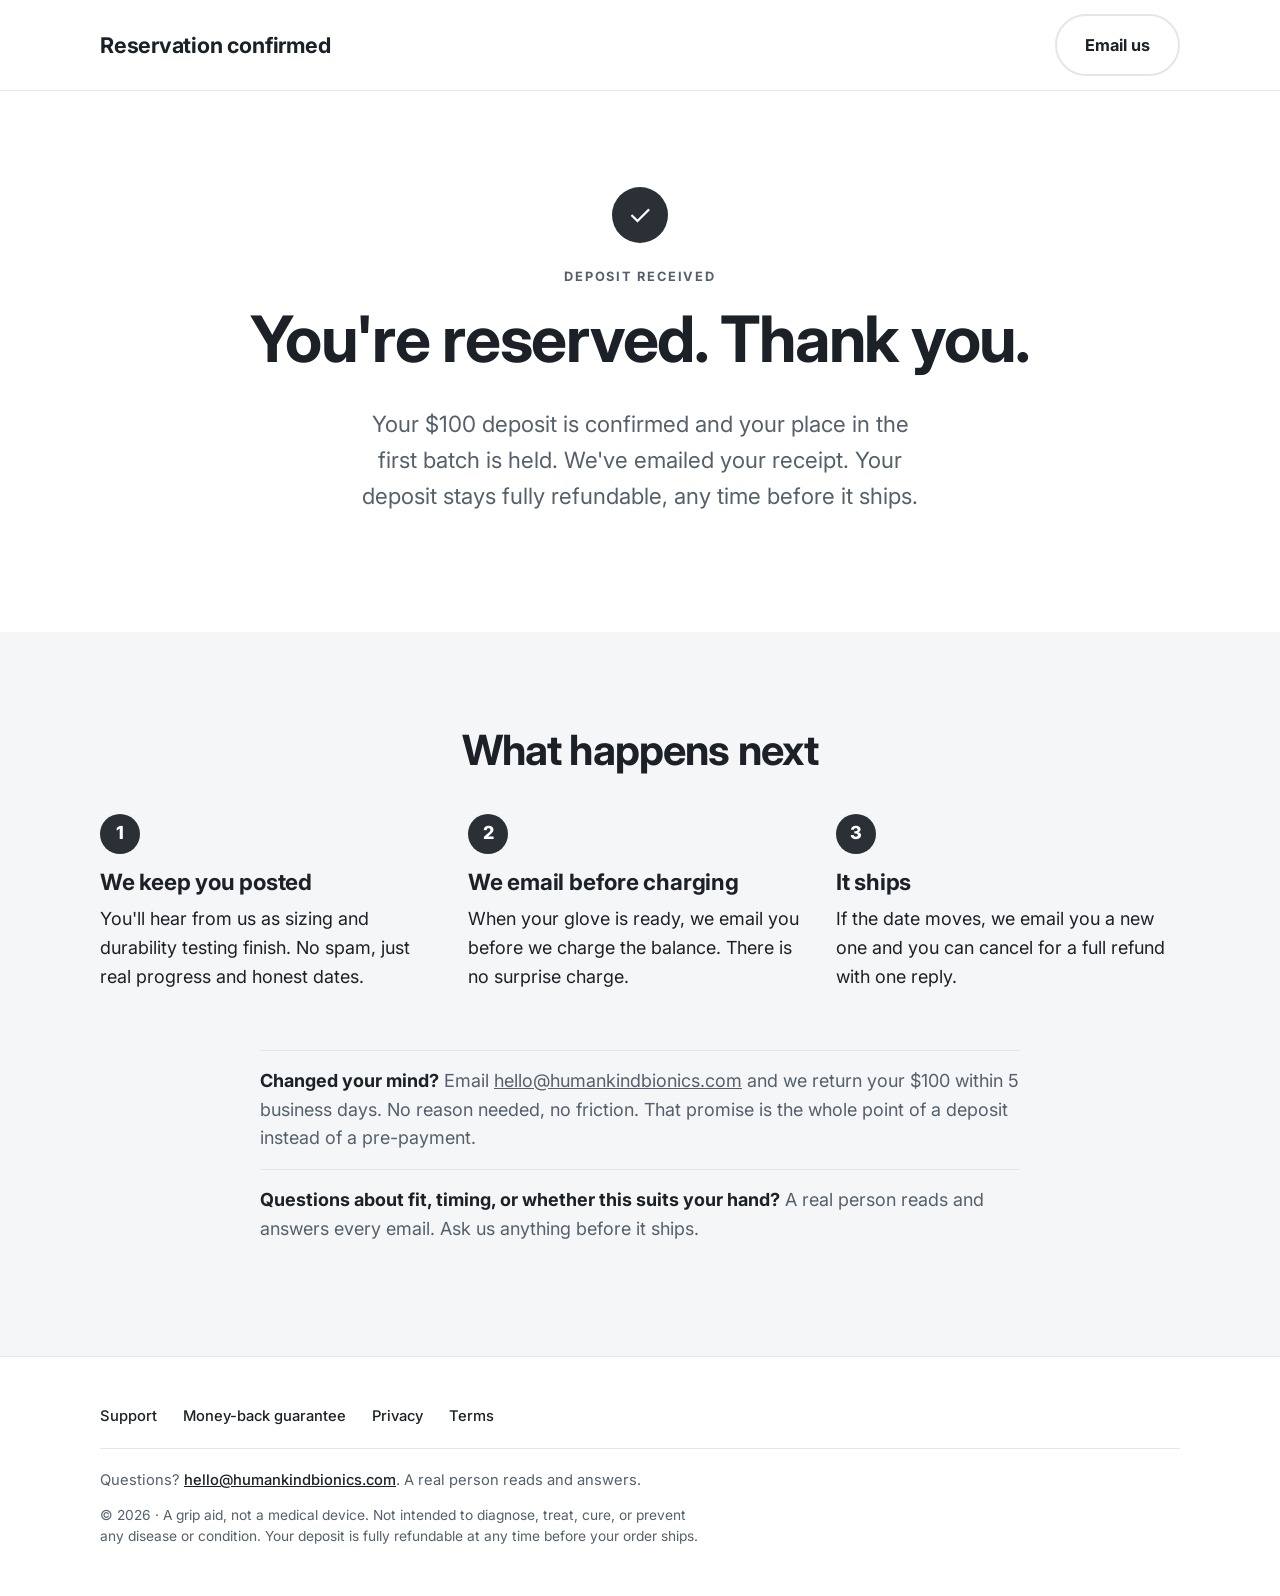
<file: thanks/index.html>
<!doctype html>
<html lang="en">
<head>
<meta charset="utf-8" />
<meta name="viewport" content="width=device-width, initial-scale=1" />
<title>Your reservation is confirmed</title>
<meta name="description" content="Your refundable $100 deposit is confirmed and your place in the first batch is held." />
<meta name="robots" content="noindex" />
<link rel="preconnect" href="https://fonts.googleapis.com" />
<link rel="preconnect" href="https://fonts.gstatic.com" crossorigin />
<link href="https://fonts.googleapis.com/css2?family=Inter:wght@400;500;700&display=swap" rel="stylesheet" />
<link rel="stylesheet" href="../shared/base.css" />
<style>
  :root {
    --bg: #ffffff;
    --surface: #f4f6f8;
    --ink: #1b2126;
    --ink-soft: #55606a;
    --accent: #2b2f36;
    --accent-ink: #ffffff;
    --line: #e2e7eb;
    --font-head: "Inter", system-ui, sans-serif;
    --font-body: "Inter", system-ui, sans-serif;
  }
  h1,h2 { letter-spacing: -0.02em; }
  .check { width: 3.5rem; height: 3.5rem; border-radius: 50%; background: var(--accent); color: var(--accent-ink);
           display: flex; align-items: center; justify-content: center; font-size: 1.75rem; margin: 0 auto 1.5rem; }
</style>
</head>
<body>

<nav class="nav">
  <div class="nav__inner">
    <span class="brand">Reservation confirmed</span>
    <a class="btn btn--ghost" href="mailto:hello@humankindbionics.com">Email us</a>
  </div>
</nav>

<header class="section wrap center">
  <div class="check" aria-hidden="true">&check;</div>
  <p class="eyebrow" style="text-align:center">Deposit received</p>
  <h1>You're reserved. Thank you.</h1>
  <p class="lead">Your $100 deposit is confirmed and your place in the first batch is held. We've emailed your receipt. Your deposit stays fully refundable, any time before it ships.</p>
</header>

<section class="section section--tint">
  <div class="wrap">
    <h2 class="center">What happens next</h2>
    <div class="steps" style="margin-top:2.5rem">
      <div class="step"><div class="step__n">1</div><h3>We keep you posted</h3><p>You'll hear from us as sizing and durability testing finish. No spam, just real progress and honest dates.</p></div>
      <div class="step"><div class="step__n">2</div><h3>We email before charging</h3><p>When your glove is ready, we email you before we charge the balance. There is no surprise charge.</p></div>
      <div class="step"><div class="step__n">3</div><h3>It ships</h3><p>If the date moves, we email you a new one and you can cancel for a full refund with one reply.</p></div>
    </div>

    <div class="promise" style="margin-top:2.5rem">
      <p><b>Changed your mind?</b> Email <a href="mailto:hello@humankindbionics.com">hello@humankindbionics.com</a> and we return your $100 within 5 business days. No reason needed, no friction. That promise is the whole point of a deposit instead of a pre-payment.</p>
      <p><b>Questions about fit, timing, or whether this suits your hand?</b> A real person reads and answers every email. Ask us anything before it ships.</p>
    </div>
  </div>
</section>

<footer class="footer"></footer>

<script>
  // Recover what the visitor actually saw on the landing page. sessionStorage survives
  // the Stripe round-trip (same origin, same tab), so this beats trusting the URL alone.
  // Must run BEFORE app.js, which resets these keys to this page's own defaults.
  var HKB_PRIOR = {};
  try { HKB_PRIOR = JSON.parse(sessionStorage.getItem("hkb_attr") || "{}") || {}; } catch (e) {}
  var HKB_Q = new URLSearchParams(location.search);
  var HKB_BRAND = HKB_Q.get("brand") || HKB_PRIOR.brand || "unknown";

  window.HKB_CONFIG = {
    brand: HKB_BRAND,
    ga4Id: "G-XXXXXXXXXX",
    contactEmail: "hello@humankindbionics.com",
    metaPixelId: "XXXXXXXXXX",
    plausibleDomain: "",
    prices: { "0": { amount: 0, label: "", monthly: "" } },
    defaultPrice: "0"
  };
</script>
<script src="../shared/app.js"></script>
<script>
  // Fire the real conversion: a paid deposit. Guarded so a refresh or a back-button
  // return can't double-count it and corrupt ad optimization.
  (function () {
    var key = "hkb_thanks_fired";
    var already;
    try { already = sessionStorage.getItem(key); } catch (e) { already = null; }
    if (already) return;
    try { sessionStorage.setItem(key, "1"); } catch (e) {}

    var payload = {
      brand: HKB_BRAND,
      price_variant: HKB_PRIOR.price_variant || "unknown",
      copy_variant: HKB_PRIOR.copy_variant || "unknown",
      value: 100,
      currency: "USD"
    };
    ["utm_source", "utm_medium", "utm_campaign", "utm_content", "utm_term"].forEach(function (k) {
      if (HKB_PRIOR[k]) payload[k] = HKB_PRIOR[k];
    });

    // GA4 + Plausible + Meta custom, via the shared tracker
    if (typeof window.HKB_track === "function") window.HKB_track("deposit_complete", payload);

    // Meta standard Purchase — this is what ad delivery optimizes toward
    if (typeof window.fbq === "function") {
      try {
        window.fbq("track", "Purchase", {
          value: 100,
          currency: "USD",
          content_category: payload.brand,
          content_name: payload.price_variant + "_" + payload.copy_variant
        });
      } catch (e) {}
    }
  })();
</script>
</body>
</html>
</file>
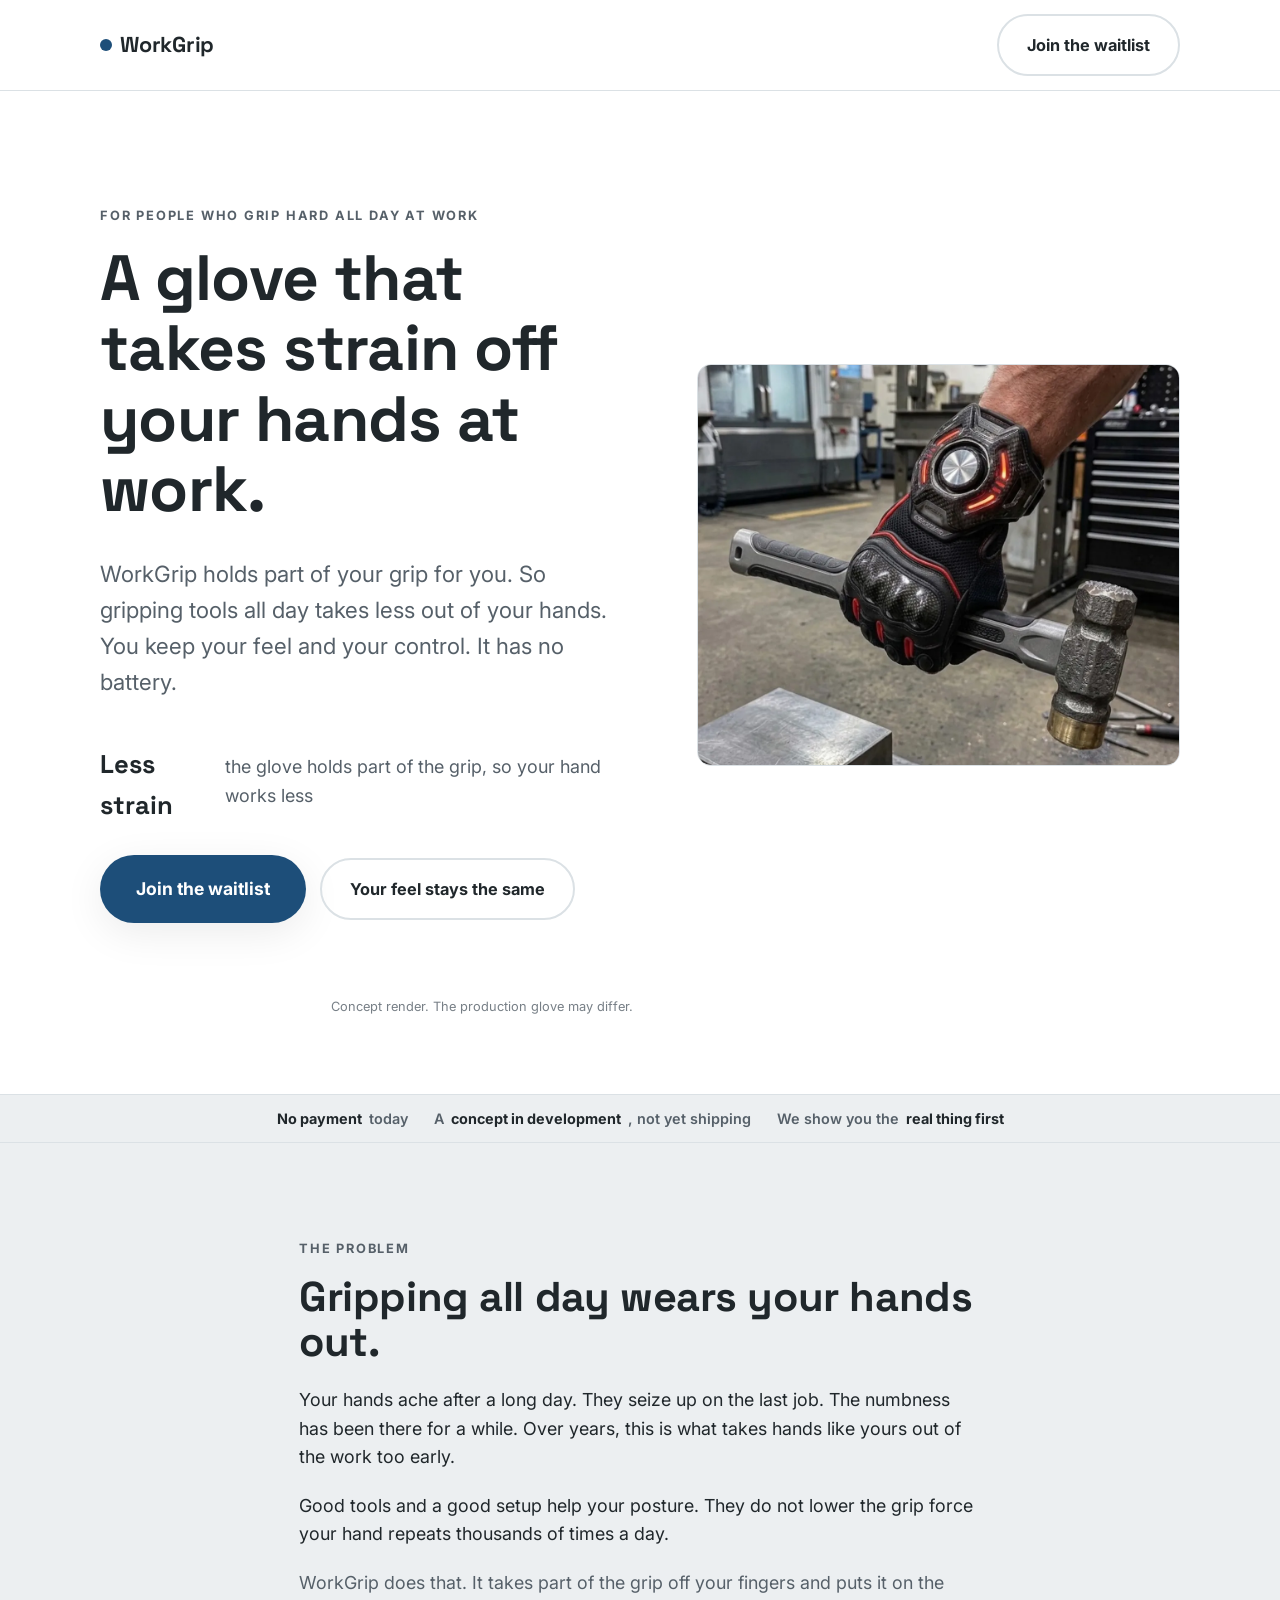
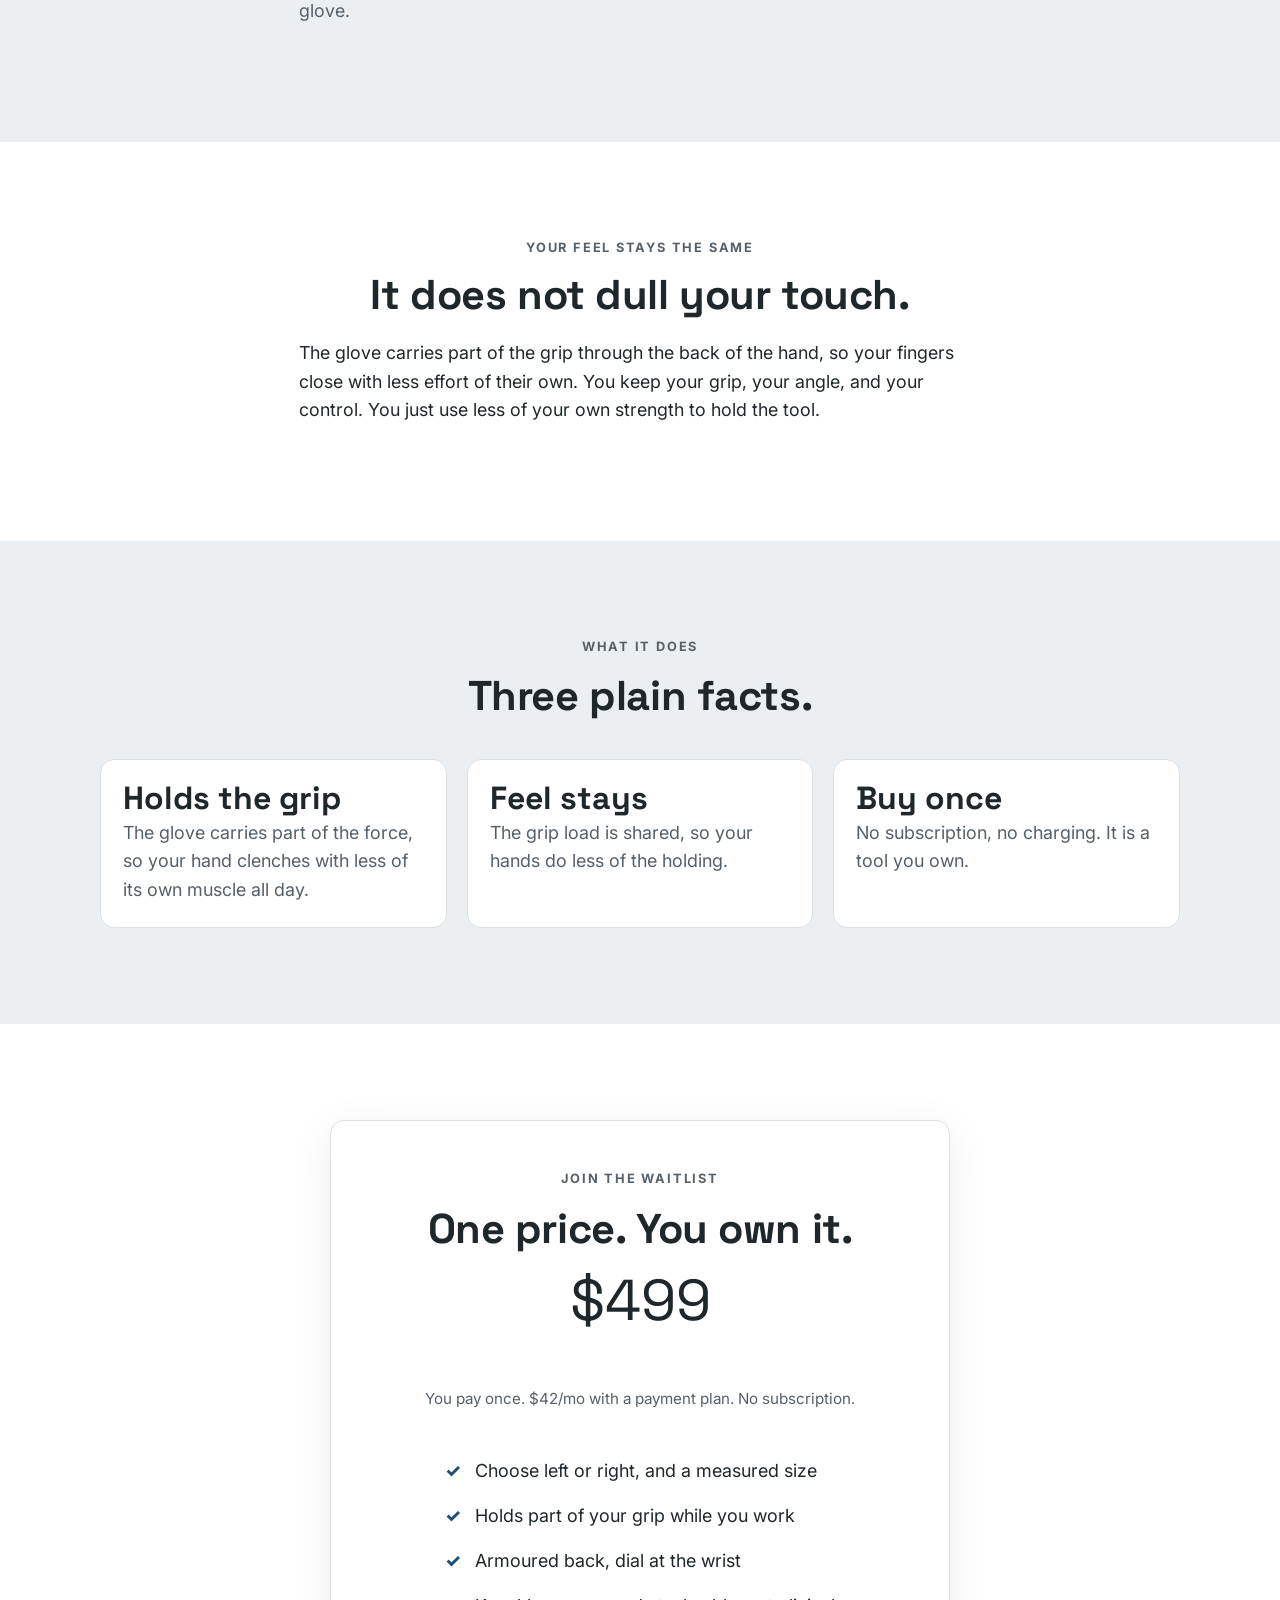
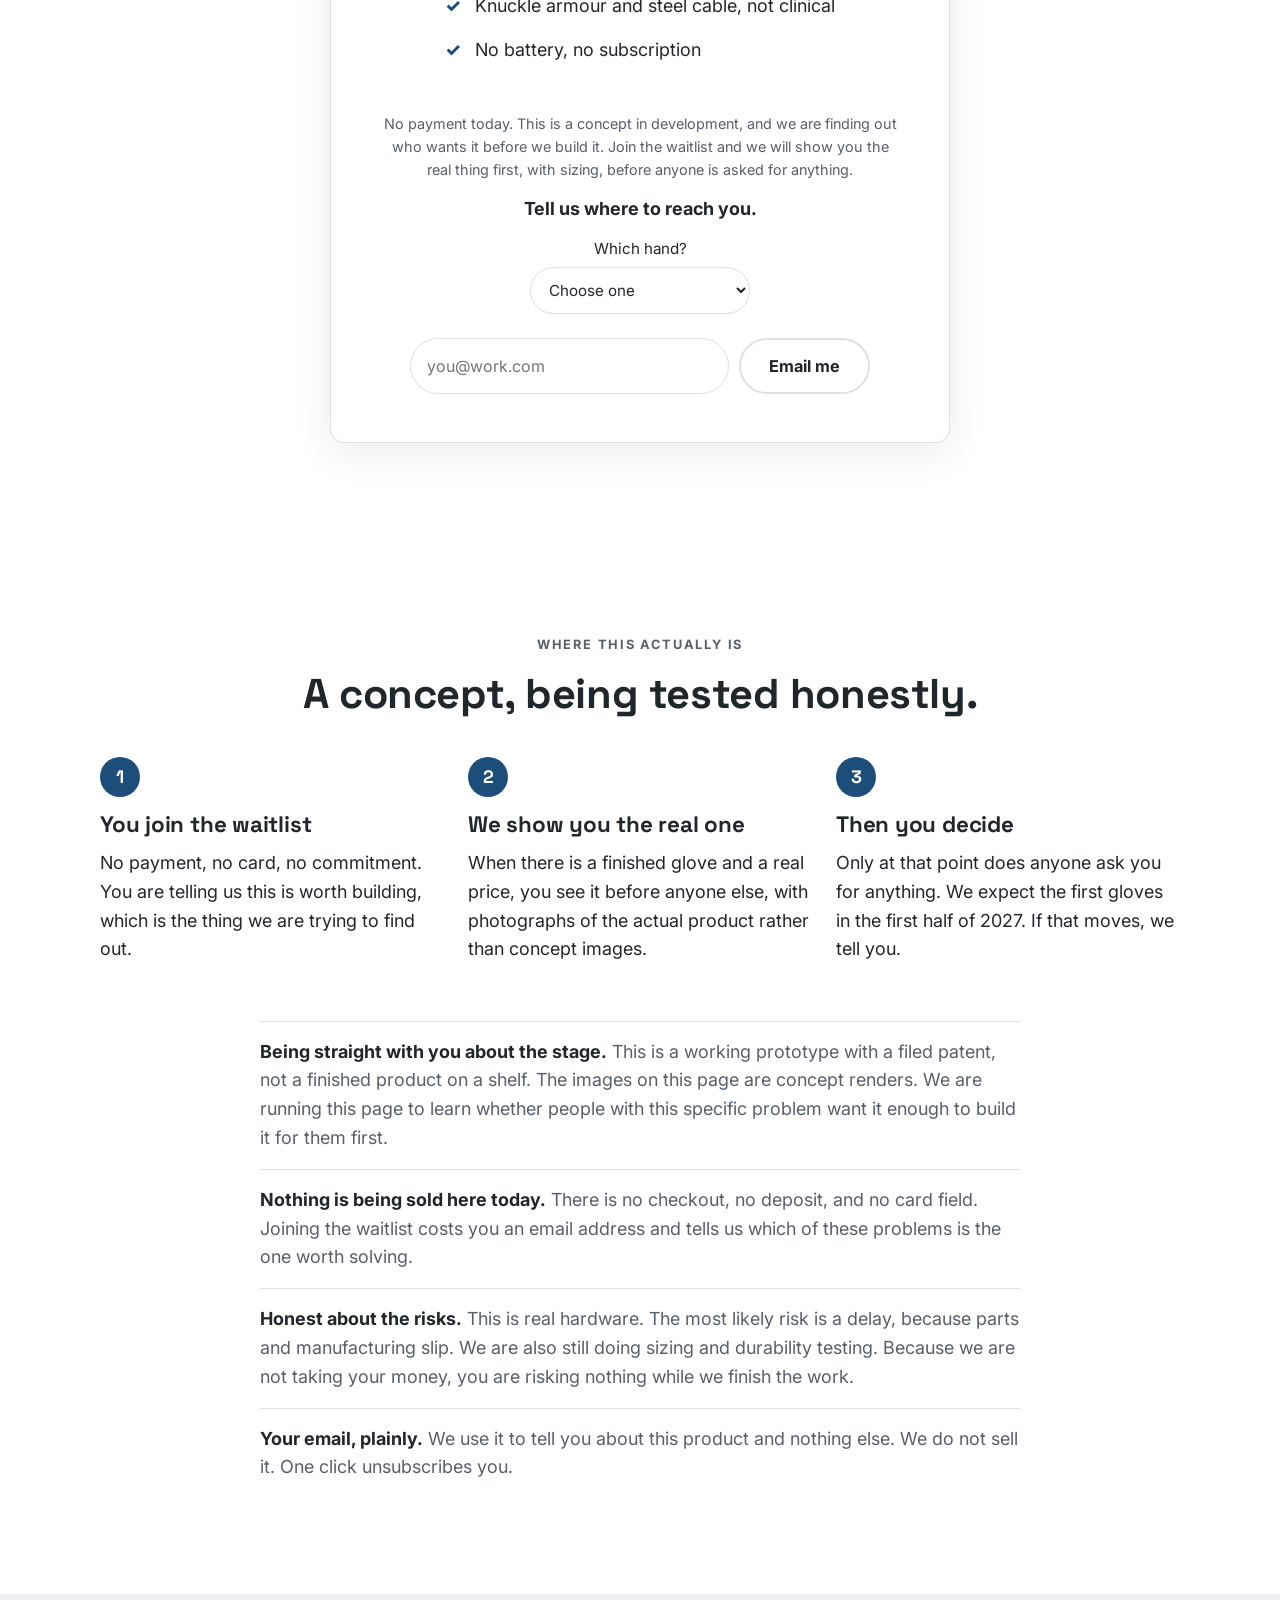
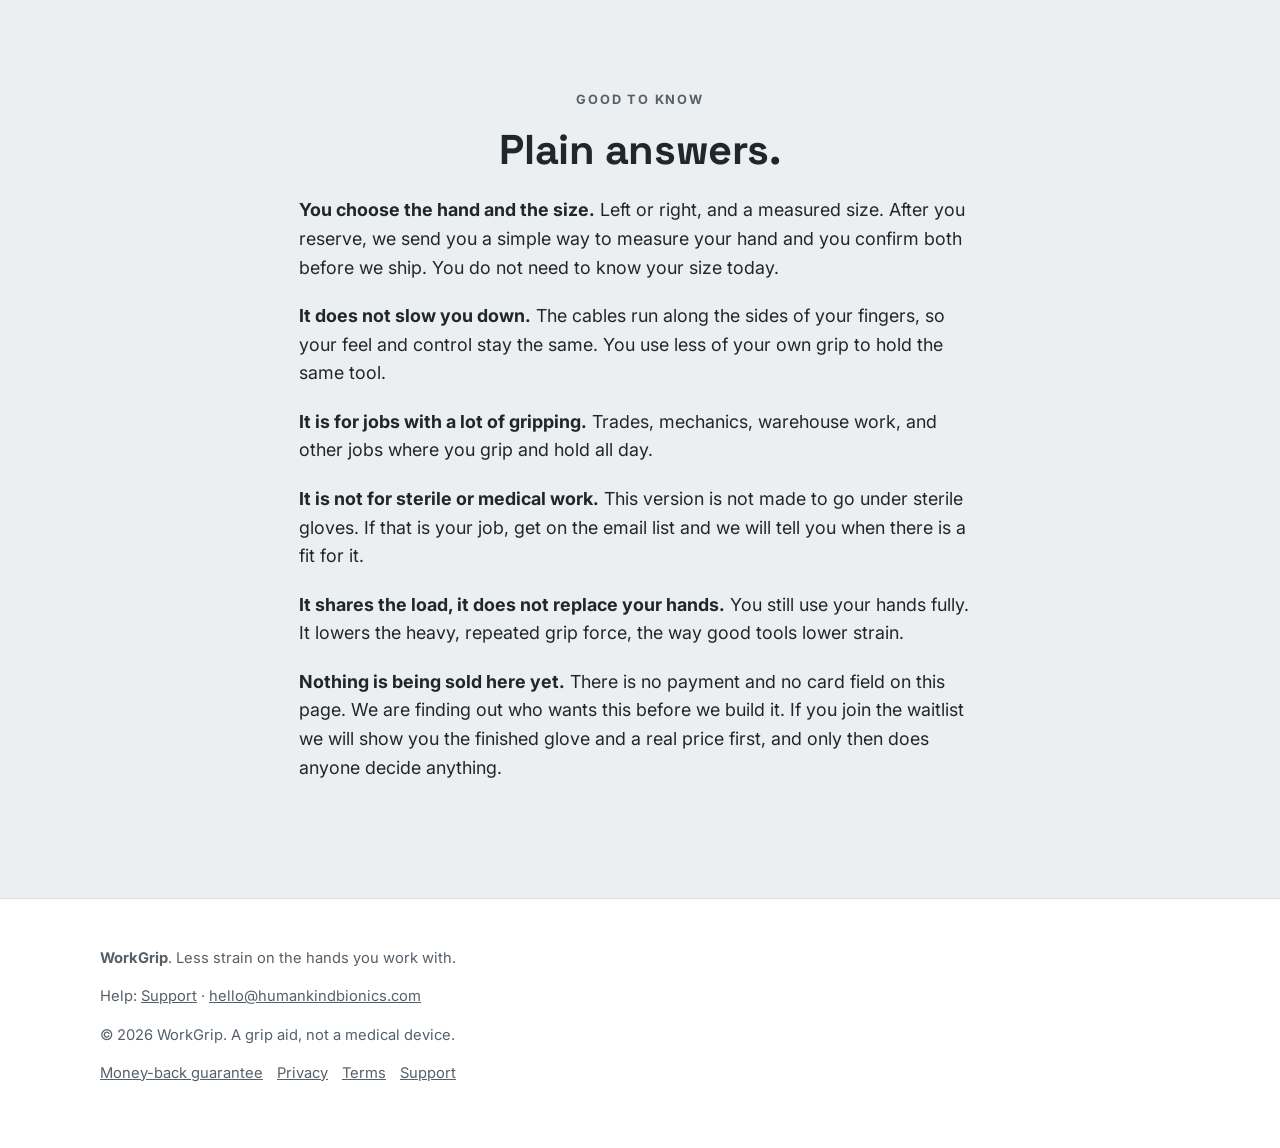
<file: workgrip/index.html>
<!doctype html>
<html lang="en">
<head>
<meta charset="utf-8" />
<meta name="viewport" content="width=device-width, initial-scale=1" />
<title>WorkGrip: a glove that takes strain off your hands at work</title>
<meta name="description" content="A glove that holds part of your grip for you, so gripping tools all day takes less out of your hands. You keep your feel. No battery." />
<meta name="robots" content="noindex" />
<link rel="preconnect" href="https://fonts.googleapis.com" />
<link rel="preconnect" href="https://fonts.gstatic.com" crossorigin />
<link href="https://fonts.googleapis.com/css2?family=Space+Grotesk:wght@500;700&family=Inter:wght@400;500;700&display=swap" rel="stylesheet" />
<link rel="stylesheet" href="../shared/base.css" />
<style>
  :root {
    --bg: #ffffff;
    --surface: #eceff1;
    --ink: #20272b;
    --ink-soft: #566069;
    --accent: #1d4e79;
    --accent-ink: #ffffff;
    --line: #dbe1e5;
    --font-head: "Space Grotesk", system-ui, sans-serif;
    --font-body: "Inter", system-ui, sans-serif;
  }
</style>
</head>
<body>

<nav class="nav">
  <div class="nav__inner">
    <span class="brand"><span class="brand__dot"></span> WorkGrip</span>
    <a class="btn btn--ghost" href="#reserve">Join the waitlist</a>
  </div>
</nav>


<main id="content">
<header class="hero wrap" data-section="hero">
  <div class="hero__grid">
    <div>
      <p class="eyebrow">For people who grip hard all day at work</p>
      <div data-copy="a">
        <h1>A glove that takes strain off your hands at work.</h1>
        <p class="lead">WorkGrip holds part of your grip for you. So gripping tools all day takes less out of your hands. You keep your feel and your control. It has no battery.</p>
      </div>
      <div data-copy="b">
        <h1>Grip tools all day with less strain on your hands.</h1>
        <p class="lead">WorkGrip carries part of the grip for you, so your hands do less work holding tools hour after hour. Your hands do less of the holding.</p>
      </div>
      <div class="hero__proof">
        <b>Less strain</b><span class="muted">the glove holds part of the grip, so your hand works less</span>
      </div>
      <div class="btn-row" style="margin-top:1.8rem">
        <a class="btn btn--primary btn--big" href="#reserve" data-cta="hero">Join the waitlist</a>
        <a class="btn btn--ghost" href="#feel">Your feel stays the same</a>
      </div>
    </div>
    <div class="hero__media">
      <img src="shop-bench.webp" alt="A gloved hand gripping a hammer in a workshop. The glove has armoured knuckles and a dial at the wrist."
           width="1160" height="972" decoding="async" fetchpriority="high" />
    </div>
      <p class="render-note">Concept render. The production glove may differ.</p>
  </div>
</header>

<section class="section section--tint" data-section="problem">
  <div class="wrap">
    <div class="story">
        <p class="eyebrow">The problem</p>
        <h2>Gripping all day wears your hands out.</h2>
        <p>Your hands ache after a long day. They seize up on the last job. The numbness has been there for a while. Over years, this is what takes hands like yours out of the work too early.</p>
        <p>Good tools and a good setup help your posture. They do not lower the grip force your hand repeats thousands of times a day.</p>
        <p class="muted">WorkGrip does that. It takes part of the grip off your fingers and puts it on the glove.</p>
      </div>
  </div>
</section>

<section class="section" id="feel" data-section="feel">
  <div class="wrap">
    <div class="story">
      <p class="eyebrow center" style="text-align:center">Your feel stays the same</p>
      <h2 class="center">It does not dull your touch.</h2>
      <p>The glove carries part of the grip through the back of the hand, so your fingers close with less effort of their own. You keep your grip, your angle, and your control. You just use less of your own strength to hold the tool.</p>
    </div>
  </div>
</section>

<section class="section section--tint" data-section="proof">
  <div class="wrap center">
    <p class="eyebrow">What it does</p>
    <h2 class="center">Three plain facts.</h2>
    <div class="stats" style="margin-top:2.5rem;text-align:left">
      <div class="stat"><b>Holds the grip</b><span class="muted">The glove carries part of the force, so your hand clenches with less of its own muscle all day.</span></div>
      <div class="stat"><b>Feel stays</b><span class="muted">The grip load is shared, so your hands do less of the holding.</span></div>
      <div class="stat"><b>Buy once</b><span class="muted">No subscription, no charging. It is a tool you own.</span></div>
    </div>
  </div>
</section>

<section class="section" id="reserve" data-section="reserve">
  <div class="wrap">
    <div class="offer">
      <p class="eyebrow" style="justify-content:center">Join the waitlist</p>
      <h2>One price. You own it.</h2>
      <p class="offer__price" data-price>$499</p>
      <p class="offer__note">You pay once. <span data-price-monthly>$42/mo</span> with a payment plan. No subscription.</p>
      <ul class="offer__list">
        <li>Choose left or right, and a measured size</li>
        <li>Holds part of your grip while you work</li>
        <li>Armoured back, dial at the wrist</li>
        <li>Knuckle armour and steel cable, not clinical</li>
        <li>No battery, no subscription</li>
      </ul>
      <p class="deposit-note">No payment today. This is a concept in development, and we are finding out who wants it before we build it. Join the waitlist and we will show you the real thing first, with sizing, before anyone is asked for anything.</p>
      <p style="margin-bottom:.8rem"><b>Tell us where to reach you.</b></p>
      <form class="emailform" style="margin:0 auto;justify-content:center" data-email-form="offer" action="https://formspree.io/f/XXXXXXXX" method="POST">
        <label style="display:block;margin:0 0 .9rem;font-size:.95rem">Which hand?
          <select name="hand" required aria-label="Which hand" style="display:block;margin-top:.35rem;padding:12px 14px;border-radius:999px;border:1px solid var(--line);font:inherit;background:var(--bg);color:var(--ink);min-width:220px">
            <option value="">Choose one</option>
            <option>Left</option><option>Right</option><option>Both</option>
          </select>
        </label>
        <input type="email" name="email" placeholder="you@work.com" required aria-label="Email address" />
        <button class="btn btn--ghost" type="submit">Email me</button>
      </form>
      <p data-form-status role="status" hidden></p>
    </div>
  </div>
</section>

<section class="section section--tint" data-section="faq">
  <div class="wrap">
    <p class="eyebrow center" style="text-align:center">Good to know</p>
    <h2 class="center">Plain answers.</h2>
    <div class="story" style="margin-top:1.5rem">
      <p><b>You choose the hand and the size.</b> Left or right, and a measured size. After you reserve, we send you a simple way to measure your hand and you confirm both before we ship. You do not need to know your size today.</p>
      <p><b>It does not slow you down.</b> The cables run along the sides of your fingers, so your feel and control stay the same. You use less of your own grip to hold the same tool.</p>
      <p><b>It is for jobs with a lot of gripping.</b> Trades, mechanics, warehouse work, and other jobs where you grip and hold all day.</p>
      <p><b>It is not for sterile or medical work.</b> This version is not made to go under sterile gloves. If that is your job, get on the email list and we will tell you when there is a fit for it.</p>
      <p><b>It shares the load, it does not replace your hands.</b> You still use your hands fully. It lowers the heavy, repeated grip force, the way good tools lower strain.</p>
      <p><b>Nothing is being sold here yet.</b> There is no payment and no card field on this page. We are finding out who wants this before we build it. If you join the waitlist we will show you the finished glove and a real price first, and only then does anyone decide anything.</p>
    </div>
  </div>
</section>

</main>

<footer class="footer">
  <div class="wrap">
    <p><b>WorkGrip</b>. Less strain on the hands you work with.</p>
    <p>Help: <a href="../support/">Support</a> · <a href="mailto:hello@humankindbionics.com">hello@humankindbionics.com</a></p>
    <p class="muted">© <span data-year>2026</span> WorkGrip. A grip aid, not a medical device.</p>
  </div>
</footer>

<div class="sticky-cta">
  <span><b data-price>$499</b> · <span class="muted">no payment today</span></span>
  <a class="btn btn--primary" href="#reserve" data-cta="sticky">Join the waitlist</a>
</div>

<script>
  window.HKB_CONFIG = {
    brand: "workgrip",
    ga4Id: "G-XXXXXXXXXX",
    metaPixelId: "XXXXXXXXXX",
    plausibleDomain: "",
    stripeDeposit: "https://buy.stripe.com/XXXXXXXX",
    prices: {
      "399": { amount: 399, label: "$399", monthly: "$34/mo" },
      "499": { amount: 499, label: "$499", monthly: "$42/mo" },
      "699": { amount: 699, label: "$699", monthly: "$59/mo" }
    },
    defaultPrice: "499",
    defaultCopy: "a"
  };
</script>
<script src="../shared/app.js"></script>
</body>
</html>
</file>
<file: shared/base.css>
/* Shared base stylesheet
 * Structure and components. Pages override the theme variables below in
 * their own inline <style> block.
 */

:root {
  /* pages override these */
  --bg: #ffffff;
  --surface: #f6f4ef;
  --ink: #1a1a1a;
  --ink-soft: #55524c;
  --accent: #c8a84b;
  --accent-ink: #1a1a1a;      /* text color on accent buttons */
  --line: #e3ded4;
  --max: 1080px;
  /* Single side gutter for every full-width container. Scales with the
     viewport so content never crowds the edge just above --max, and keeps
     a comfortable margin on phones. */
  --gutter: clamp(28px, 5vw, 64px);
  --radius: 14px;
  --font-head: Georgia, "Times New Roman", serif;
  --font-body: -apple-system, BlinkMacSystemFont, "Segoe UI", Roboto, Helvetica, Arial, sans-serif;
  --shadow: 0 10px 40px rgba(0,0,0,.08);
}

* { box-sizing: border-box; }
html { scroll-behavior: smooth; -webkit-text-size-adjust: 100%; }
body {
  margin: 0;
  background: var(--bg);
  color: var(--ink);
  font-family: var(--font-body);
  font-size: 18px;
  line-height: 1.6;
  -webkit-font-smoothing: antialiased;
  text-rendering: optimizeLegibility;
}
img { max-width: 100%; display: block; }
a { color: inherit; }

h1, h2, h3 { font-family: var(--font-head); font-weight: 700; line-height: 1.1; margin: 0 0 .5em; letter-spacing: -0.01em; }
h1 { font-size: clamp(2.2rem, 6vw, 4rem); }
h2 { font-size: clamp(1.6rem, 4vw, 2.6rem); }
h3 { font-size: clamp(1.15rem, 2.5vw, 1.4rem); }
p { margin: 0 0 1em; }

.wrap { width: 100%; max-width: calc(var(--max) + var(--gutter) * 2); margin: 0 auto; padding: 0 var(--gutter); }
/* padding-block, not the padding shorthand: these classes are combined with
   .wrap on the same element (class="section wrap"), and a shorthand with 0
   horizontal would silently wipe out .wrap's side gutter. */
.section { padding-block: clamp(48px, 8vw, 96px); }
.section--tint { background: var(--surface); }
.eyebrow { text-transform: uppercase; letter-spacing: .14em; font-size: .8rem; font-weight: 700; color: var(--ink-soft); margin-bottom: 1rem; font-family: var(--font-body); }
.lead { font-size: clamp(1.1rem, 2.4vw, 1.4rem); color: var(--ink-soft); max-width: 40ch; }
.muted { color: var(--ink-soft); }
.center { text-align: center; }
.center .lead { margin-left: auto; margin-right: auto; }

/* ---- nav ---- */
.nav { position: sticky; top: 0; z-index: 40; background: color-mix(in srgb, var(--bg) 88%, transparent); backdrop-filter: saturate(1.2) blur(8px); border-bottom: 1px solid var(--line); }
.nav__inner { display: flex; align-items: center; justify-content: space-between; padding: 14px var(--gutter); max-width: calc(var(--max) + var(--gutter) * 2); margin: 0 auto; }
.brand { font-family: var(--font-head); font-weight: 700; font-size: 1.35rem; letter-spacing: -0.01em; display: flex; align-items: center; gap: .5rem; }
.brand__dot { width: 12px; height: 12px; border-radius: 50%; background: var(--accent); display: inline-block; }

/* ---- buttons ---- */
.btn { display: inline-flex; align-items: center; justify-content: center; gap: .5rem; font-family: var(--font-body); font-weight: 700; font-size: 1.02rem; padding: 16px 28px; border-radius: 999px; border: 2px solid transparent; text-decoration: none; cursor: pointer; transition: transform .08s ease, box-shadow .2s ease, background .2s ease; }
.btn:active { transform: translateY(1px); }
.btn--primary { background: var(--accent); color: var(--accent-ink); box-shadow: var(--shadow); }
.btn--primary:hover { box-shadow: 0 14px 44px rgba(0,0,0,.16); }
.btn--ghost { background: transparent; color: var(--ink); border-color: var(--line); }
.btn--ghost:hover { border-color: var(--ink); }
.btn--big { font-size: 1.1rem; padding: 18px 34px; }
.btn-row { display: flex; flex-wrap: wrap; gap: 14px; align-items: center; }

/* ---- hero ---- */
.hero { padding-block: clamp(56px, 9vw, 120px) clamp(40px, 6vw, 80px); }
.hero__grid { display: grid; grid-template-columns: 1.05fr .95fr; gap: clamp(28px, 5vw, 64px); align-items: center; }
/* 6/5 matches the source photographs closely, so nothing meaningful crops.
   The old 4/5 portrait was specified before the shots existed and would have
   cut the dial or the gripped object out of frame. */
.hero__media { aspect-ratio: 6 / 5; background: var(--surface); border-radius: var(--radius); border: 1px solid var(--line); display: flex; align-items: center; justify-content: center; color: var(--ink-soft); overflow: hidden; }
.hero__media img { width: 100%; height: 100%; object-fit: cover; display: block; }
.hero__proof { display: inline-flex; align-items: baseline; gap: .5rem; margin-top: 1.4rem; font-family: var(--font-body); }
.hero__proof b { font-size: 1.6rem; font-family: var(--font-head); }
@media (max-width: 820px) { .hero__grid { grid-template-columns: 1fr; } .hero__media { order: -1; } }

/* ---- stat / number row ---- */
.stats { display: grid; grid-template-columns: repeat(3, 1fr); gap: 20px; }
.stat { padding: 22px; border: 1px solid var(--line); border-radius: var(--radius); background: var(--bg); }
.stat b { display: block; font-family: var(--font-head); font-size: 2rem; line-height: 1; margin-bottom: .3rem; }
@media (max-width: 700px) { .stats { grid-template-columns: 1fr; } }

/* ---- story ---- */
.story { max-width: 62ch; margin: 0 auto; font-size: 1.12rem; }
.story p { margin-bottom: 1.1em; }
.pull { font-family: var(--font-head); font-size: clamp(1.4rem, 3.5vw, 2rem); line-height: 1.25; border-left: 4px solid var(--accent); padding-left: 1rem; margin: 1.6rem 0; }

/* ---- steps / how it works ---- */
.steps { display: grid; grid-template-columns: repeat(3, 1fr); gap: 24px; }
.step__n { width: 40px; height: 40px; border-radius: 50%; background: var(--accent); color: var(--accent-ink); display: flex; align-items: center; justify-content: center; font-weight: 800; font-family: var(--font-head); margin-bottom: 1rem; }
@media (max-width: 700px) { .steps { grid-template-columns: 1fr; } }

/* ---- quotes ---- */
.quotes { display: grid; grid-template-columns: repeat(2, 1fr); gap: 20px; }
.quote { padding: 24px; border-radius: var(--radius); background: var(--bg); border: 1px solid var(--line); }
.quote p { font-size: 1.08rem; margin-bottom: .6rem; }
.quote cite { color: var(--ink-soft); font-style: normal; font-size: .92rem; }
@media (max-width: 700px) { .quotes { grid-template-columns: 1fr; } }

/* ---- price / offer ---- */
.offer { max-width: 620px; margin: 0 auto; text-align: center; border: 1px solid var(--line); border-radius: var(--radius); padding: clamp(28px, 5vw, 48px); background: var(--bg); box-shadow: var(--shadow); }
.offer__price { font-family: var(--font-head); font-size: clamp(2.6rem, 7vw, 3.6rem); line-height: 1; }
.offer__strike { color: var(--ink-soft); }
.offer__note { font-size: .95rem; color: var(--ink-soft); }
.offer__list { list-style: none; padding: 0; margin: 1.4rem 0; text-align: left; display: inline-block; }
.offer__list li { padding: 8px 0 8px 30px; position: relative; }
.offer__list li::before { content: "✓"; position: absolute; left: 0; color: var(--accent); font-weight: 800; }
.deposit-note { font-size: .9rem; color: var(--ink-soft); margin-top: 1rem; }

/* ---- email form ---- */
.emailform { display: flex; gap: 10px; flex-wrap: wrap; max-width: 460px; }
.emailform input[type=email] { flex: 1 1 220px; padding: 15px 16px; border-radius: 999px; border: 1px solid var(--line); font-size: 1rem; font-family: var(--font-body); background: var(--bg); color: var(--ink); }
.emailform .btn { flex: 0 0 auto; }
[data-form-status] { font-size: .95rem; margin-top: .6rem; color: var(--ink-soft); }

/* ---- faq ---- */
.faq { max-width: 760px; margin: 0 auto; }
.faq details { border-bottom: 1px solid var(--line); padding: 18px 0; }
.faq summary { cursor: pointer; font-weight: 700; font-size: 1.1rem; list-style: none; display: flex; justify-content: space-between; gap: 1rem; }
.faq summary::-webkit-details-marker { display: none; }
.faq summary::after { content: "+"; color: var(--accent); font-weight: 800; }
.faq details[open] summary::after { content: "\2013"; }
.faq details p { margin-top: .8rem; color: var(--ink-soft); }

/* ---- sticky mobile CTA ---- */
.sticky-cta { position: fixed; left: 0; right: 0; bottom: 0; z-index: 50; background: var(--bg); border-top: 1px solid var(--line); padding: 10px 16px; display: none; align-items: center; justify-content: space-between; gap: 12px; }
.sticky-cta .btn { padding: 12px 20px; }
@media (max-width: 820px) { .sticky-cta { display: flex; } body { padding-bottom: 76px; } }

/* ---- footer ---- */
.footer { padding: 48px 0; border-top: 1px solid var(--line); color: var(--ink-soft); font-size: .92rem; }
.footer a { color: var(--ink-soft); }

/* ---- utility ---- */
.grid-2 { display: grid; grid-template-columns: 1fr 1fr; gap: clamp(24px, 4vw, 48px); align-items: center; }
@media (max-width: 820px) { .grid-2 { grid-template-columns: 1fr; } }
.tag { display: inline-block; font-size: .8rem; font-weight: 700; padding: 5px 12px; border-radius: 999px; background: var(--surface); border: 1px solid var(--line); color: var(--ink-soft); }
.placeholder-note { font-size: .82rem; opacity: .7; padding: 8px; text-align: center; }

/* ---- trust bar (injected under hero) ---- */
.trustbar { background: var(--surface); border-top: 1px solid var(--line); border-bottom: 1px solid var(--line); }
.trustbar__inner { max-width: calc(var(--max) + var(--gutter) * 2); margin: 0 auto; padding: 12px var(--gutter); display: flex; flex-wrap: wrap; gap: 8px 26px; justify-content: center; font-size: .9rem; font-weight: 600; color: var(--ink-soft); }
.trustbar span { display: inline-flex; align-items: center; gap: 7px; }
.trustbar b { color: var(--ink); }

/* ---- promise / reservation block ---- */
.promise { max-width: 760px; margin: 2.4rem auto 0; }
.promise p { border-top: 1px solid var(--line); padding-top: 1rem; margin-bottom: 1rem; color: var(--ink-soft); }
.promise p b { color: var(--ink); }

/* ---- footer legal links ---- */
.legal-links { margin-top: .4rem; }
.legal-links a { color: var(--ink-soft); text-decoration: underline; margin-right: 14px; white-space: nowrap; }

/* ---- shared-page footer (support, guarantee, privacy, terms, thanks) ---- */
.sfoot__back { margin: 0 0 1.5rem; }
.sfoot__back a { display: inline-flex; align-items: center; gap: .5rem; font-weight: 600;
                 color: var(--ink); text-decoration: none; }
.sfoot__back a:hover { text-decoration: underline; }
.sfoot__nav { display: flex; flex-wrap: wrap; gap: 10px 26px; margin: 0 0 1.25rem;
              padding: 0 0 1.25rem; border-bottom: 1px solid var(--line); list-style: none; }
.sfoot__nav a { color: var(--ink); text-decoration: none; font-weight: 500; }
.sfoot__nav a:hover { text-decoration: underline; }
/* the page you are already on: present for orientation, not clickable */
.sfoot__nav [aria-current="page"] { color: var(--ink-soft); font-weight: 400; }
.sfoot__contact { margin: 0 0 .75rem; }
.sfoot__contact a { color: var(--ink); font-weight: 500; }
.sfoot__fine { margin: 0; font-size: .86rem; line-height: 1.55; max-width: 68ch; }
@media (max-width: 560px) { .sfoot__nav { gap: 10px 18px; } }

/* concept-stage disclosure, sits under the hero image */
.render-note { font-size: .8rem; color: var(--ink-soft); opacity: .8; margin: .6rem 0 0; text-align: right; }
</file>
